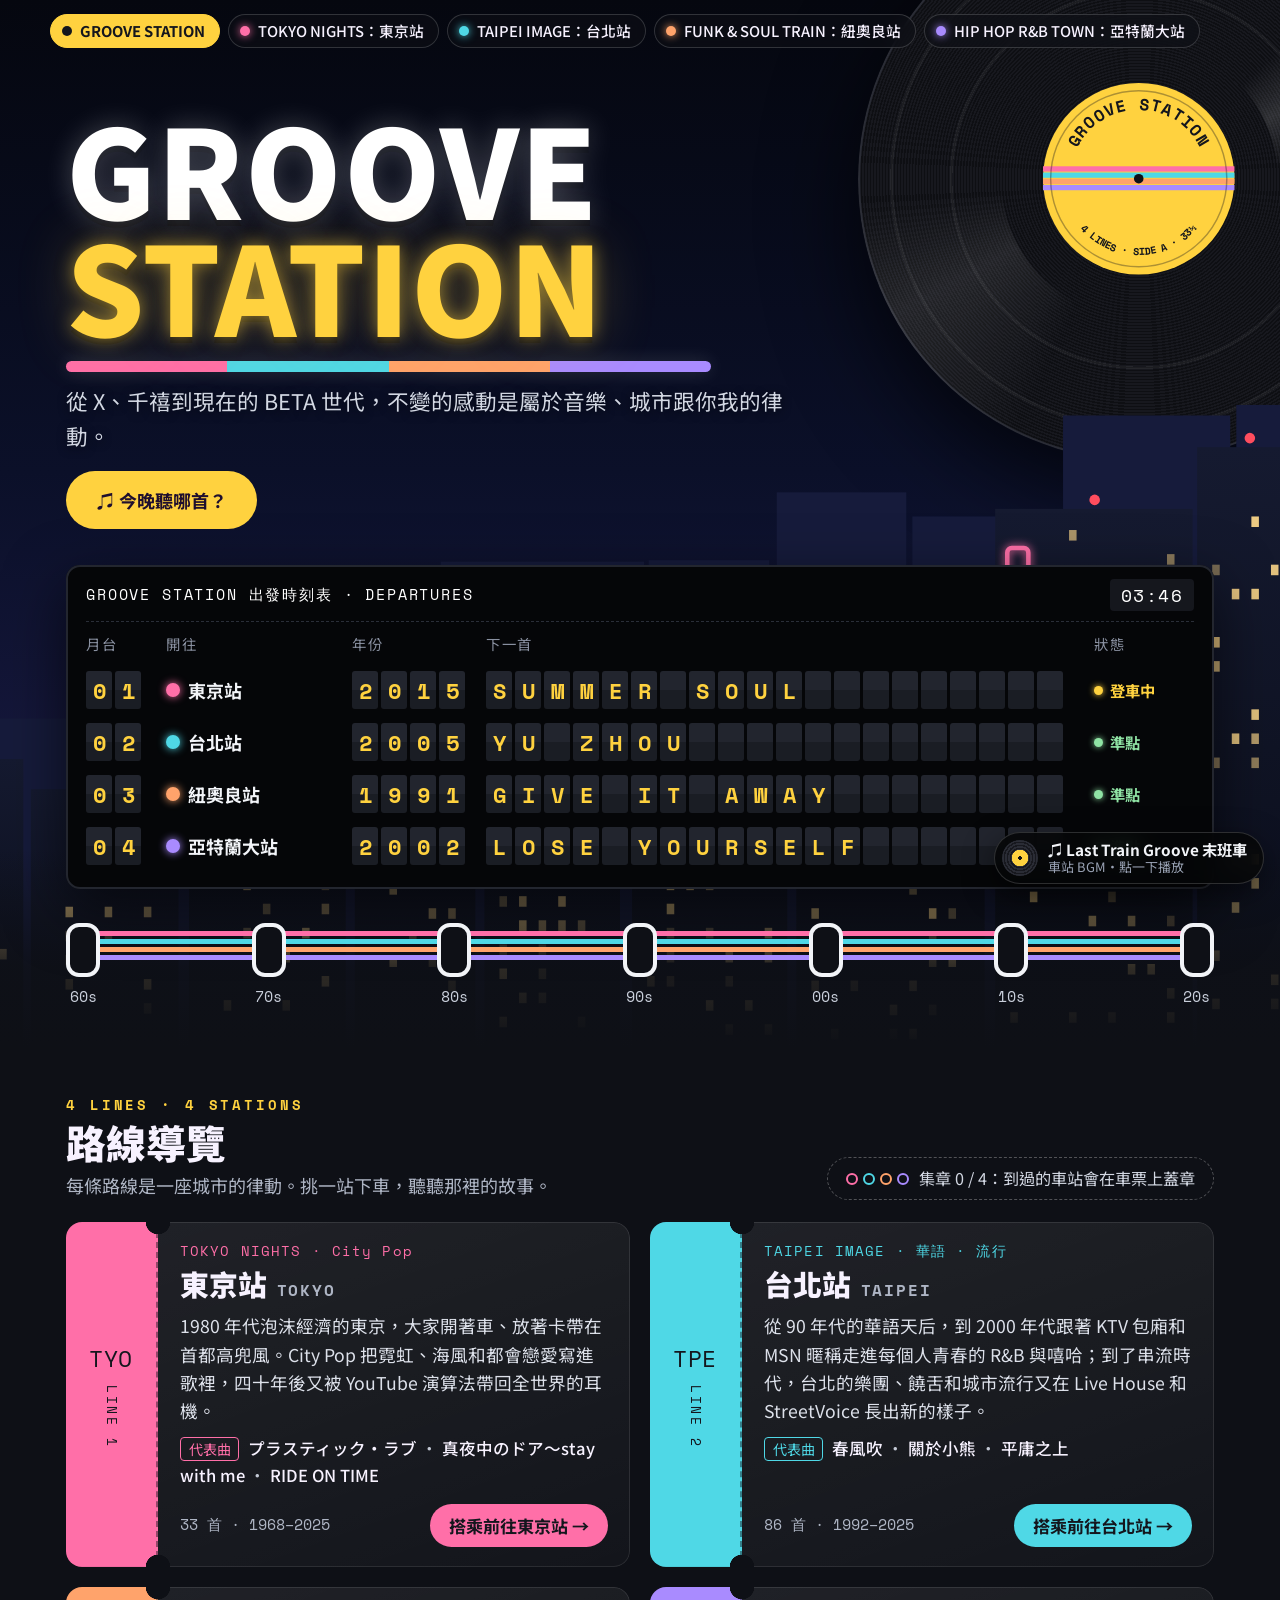
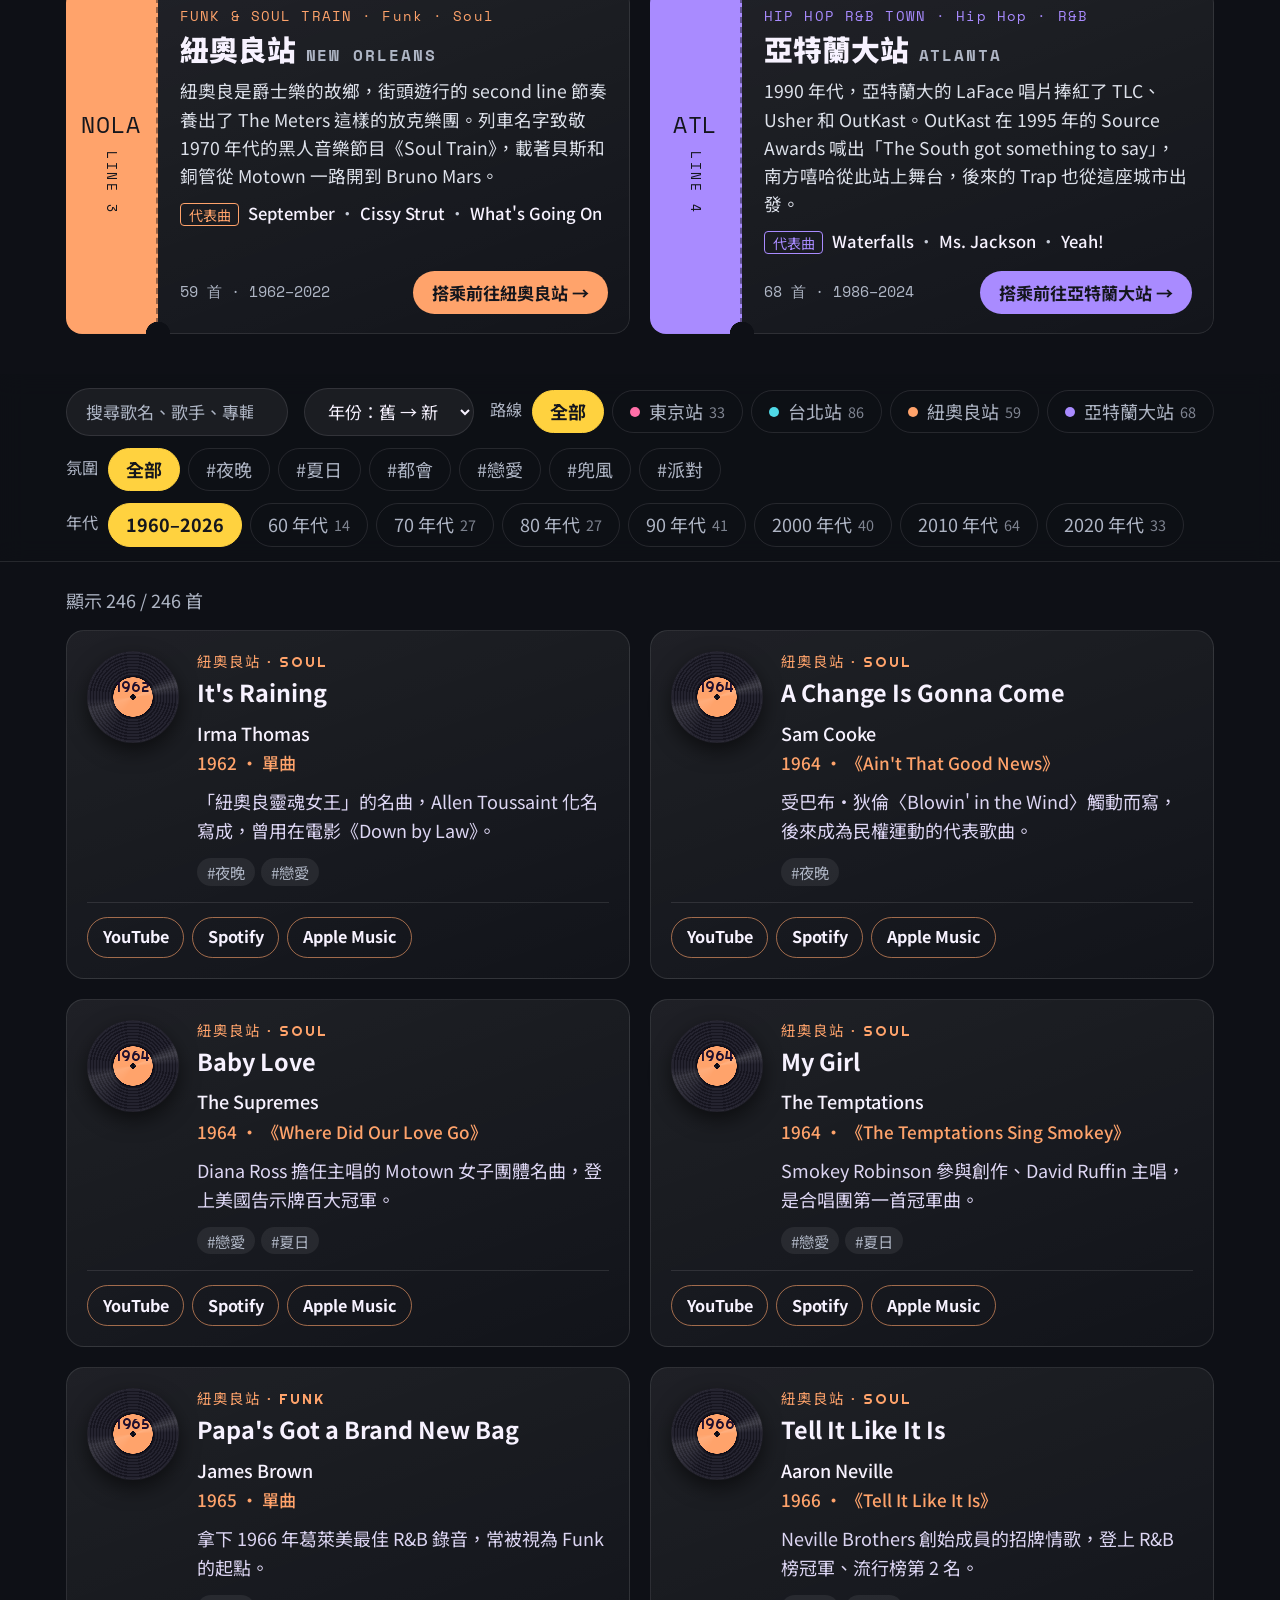
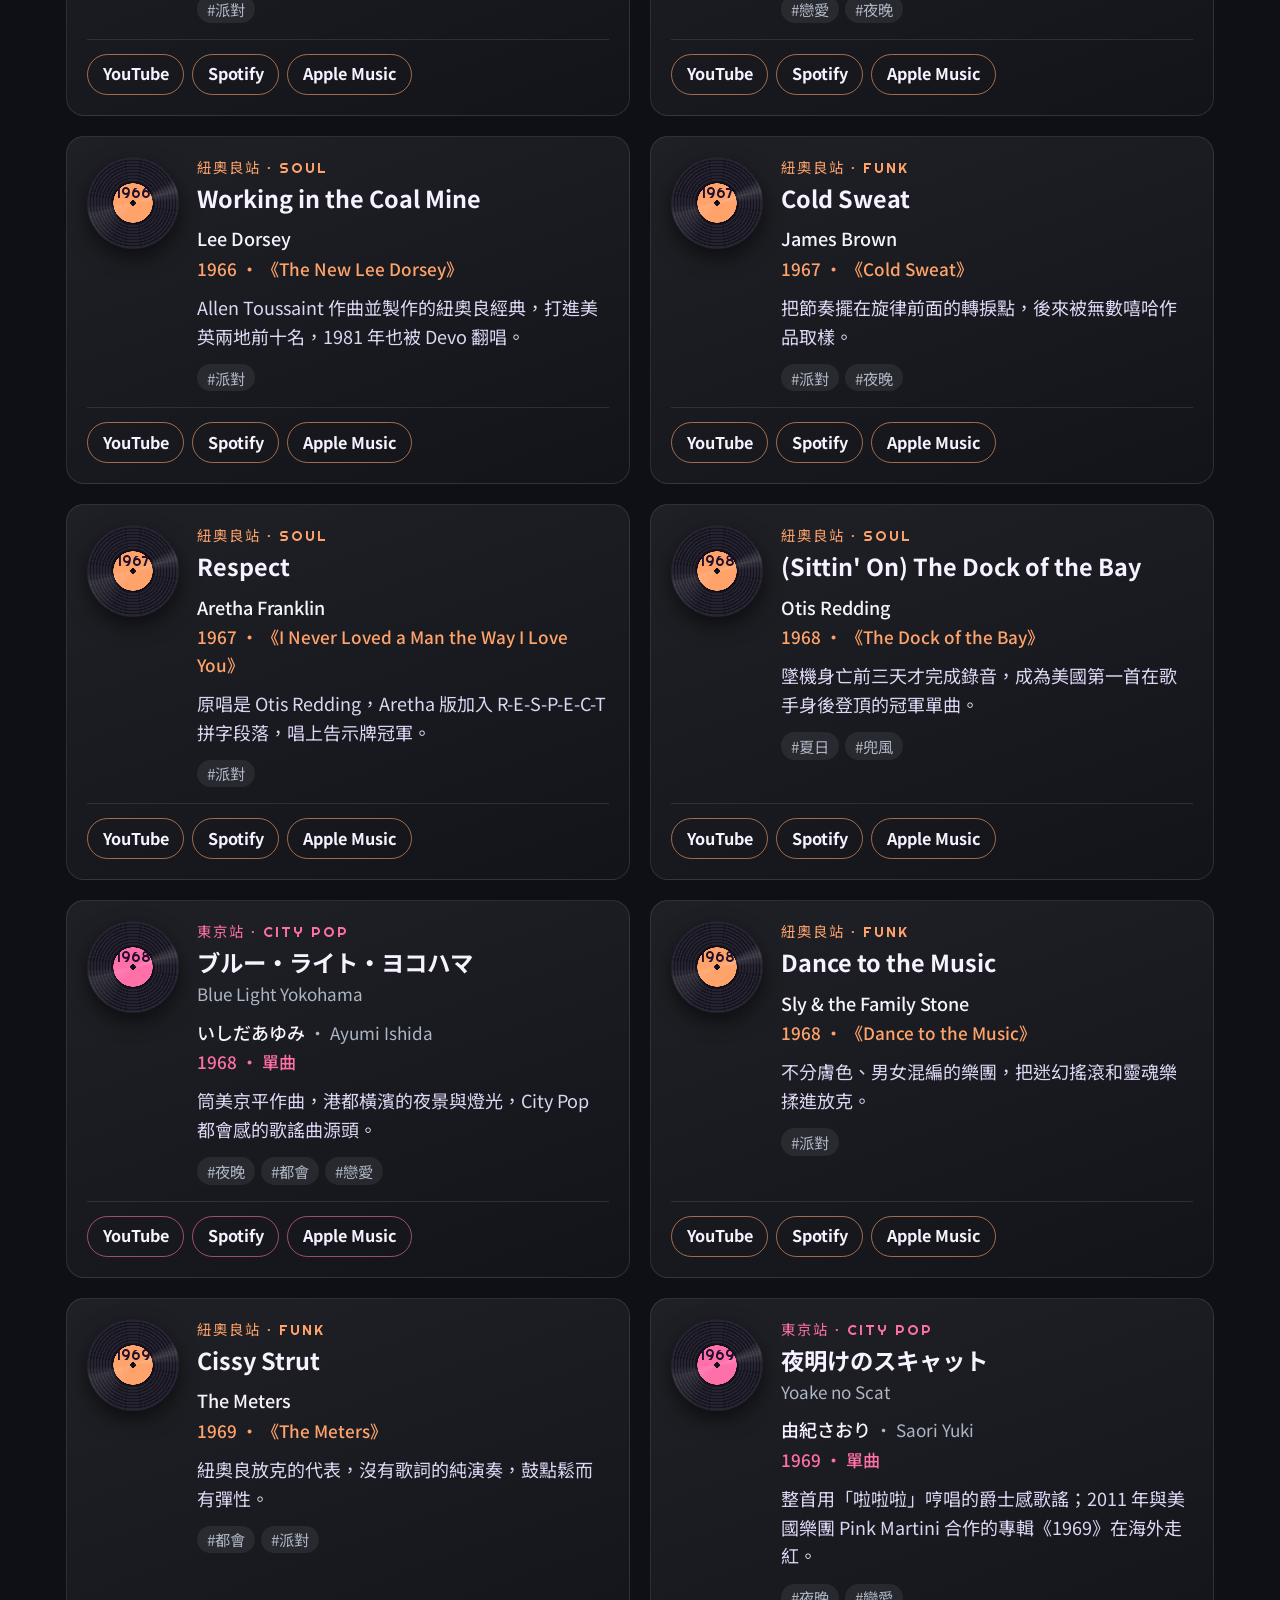
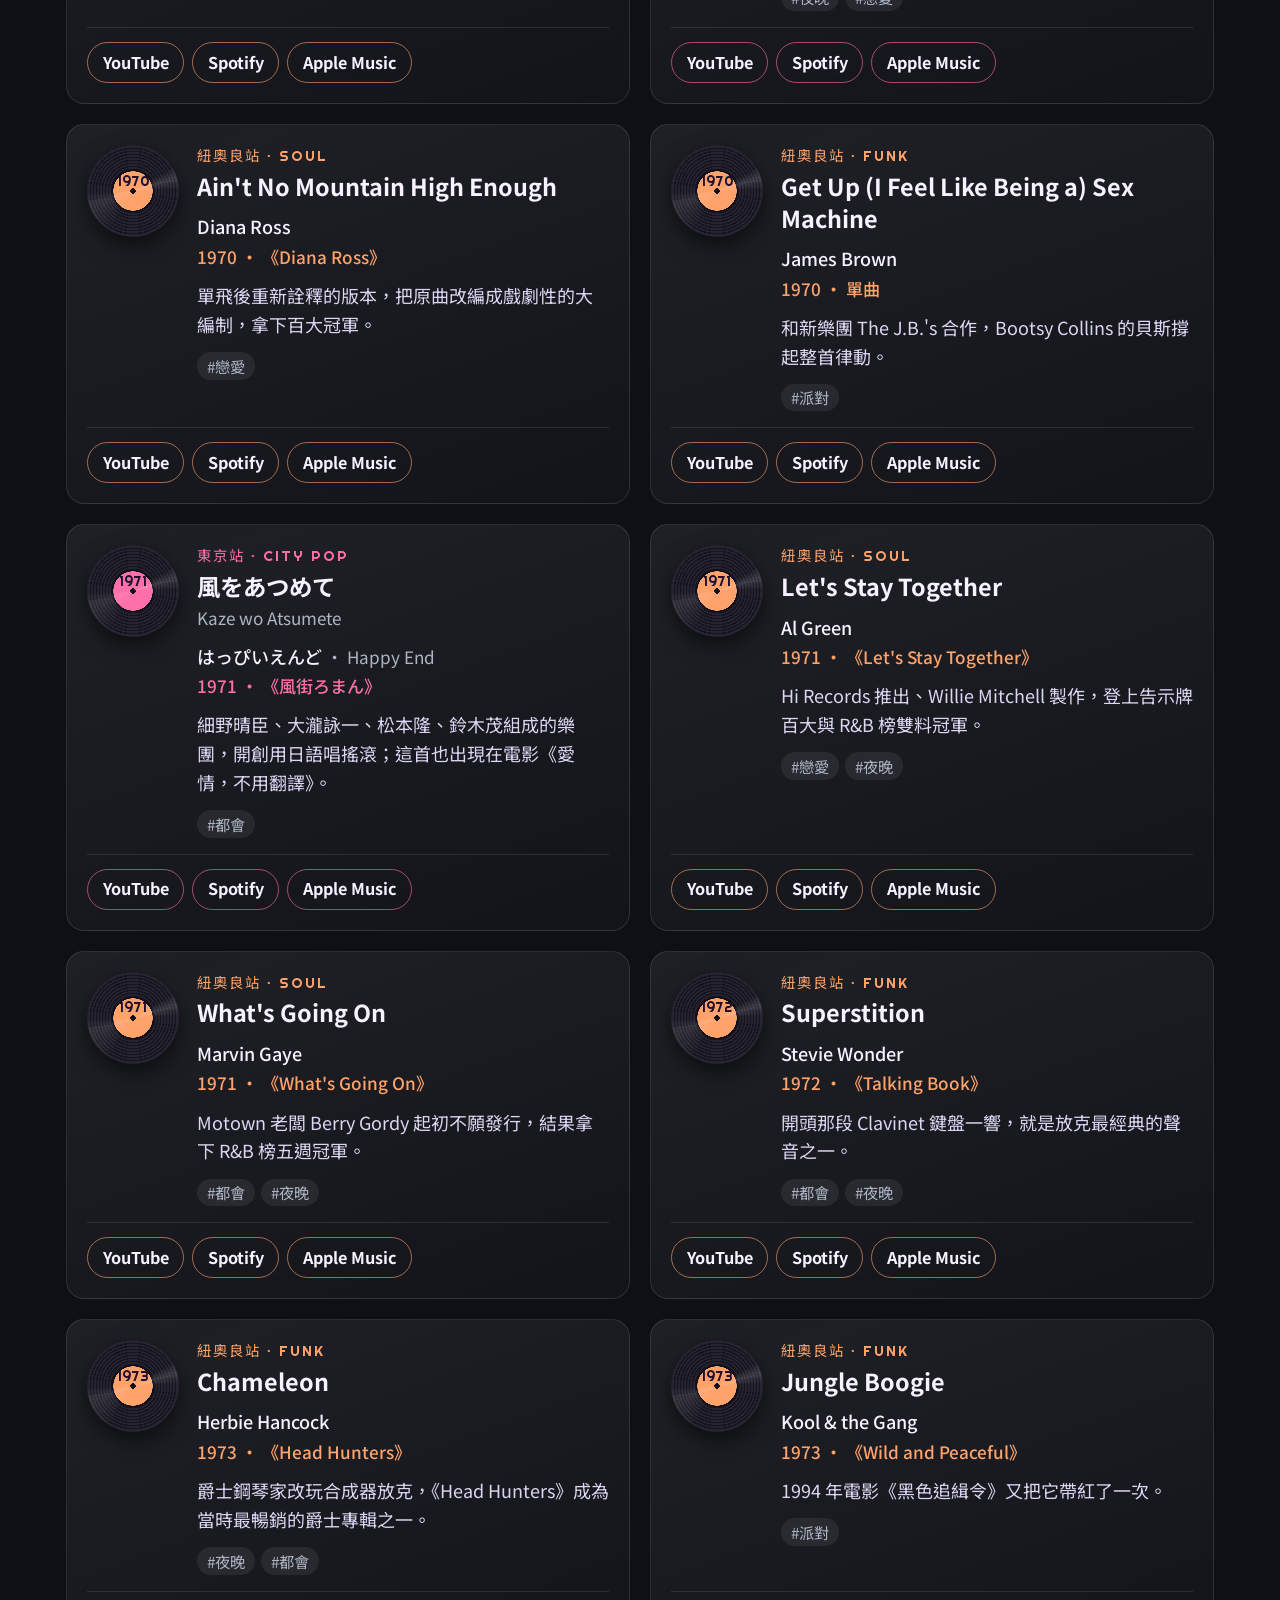
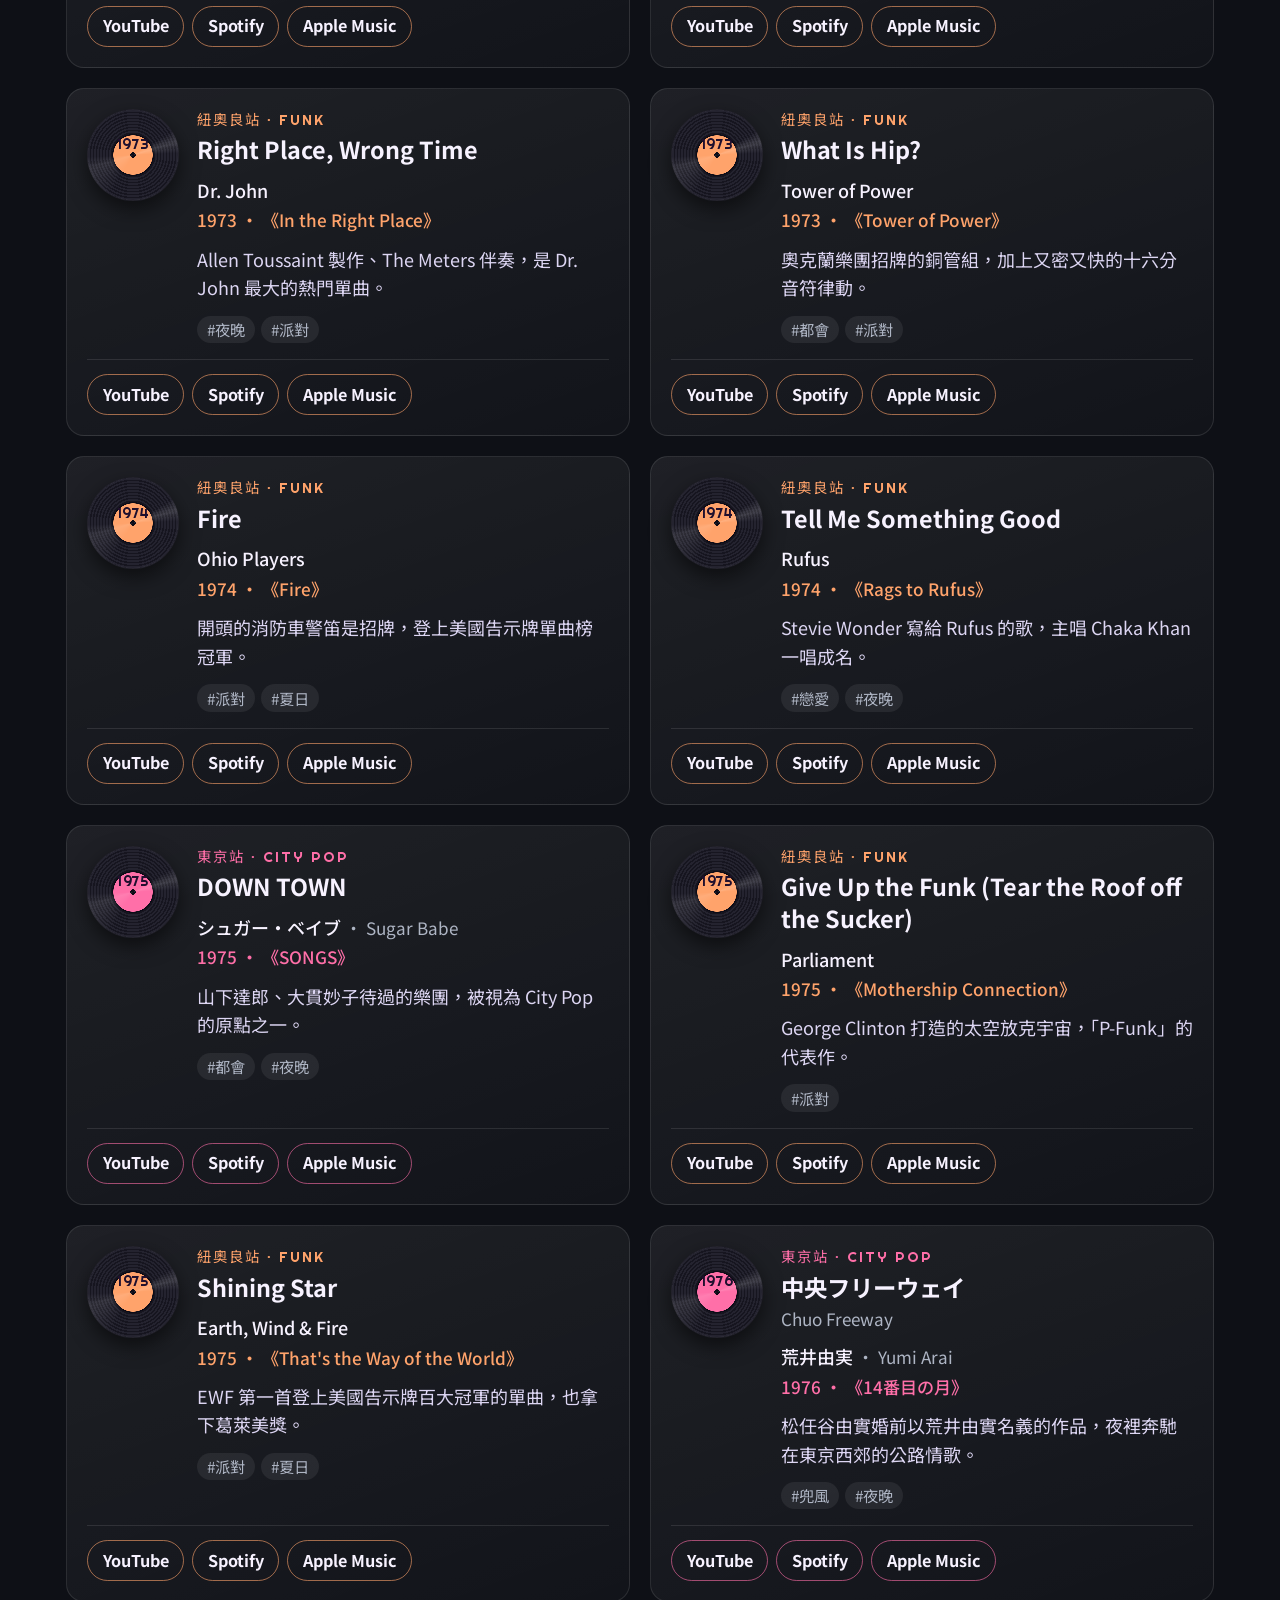
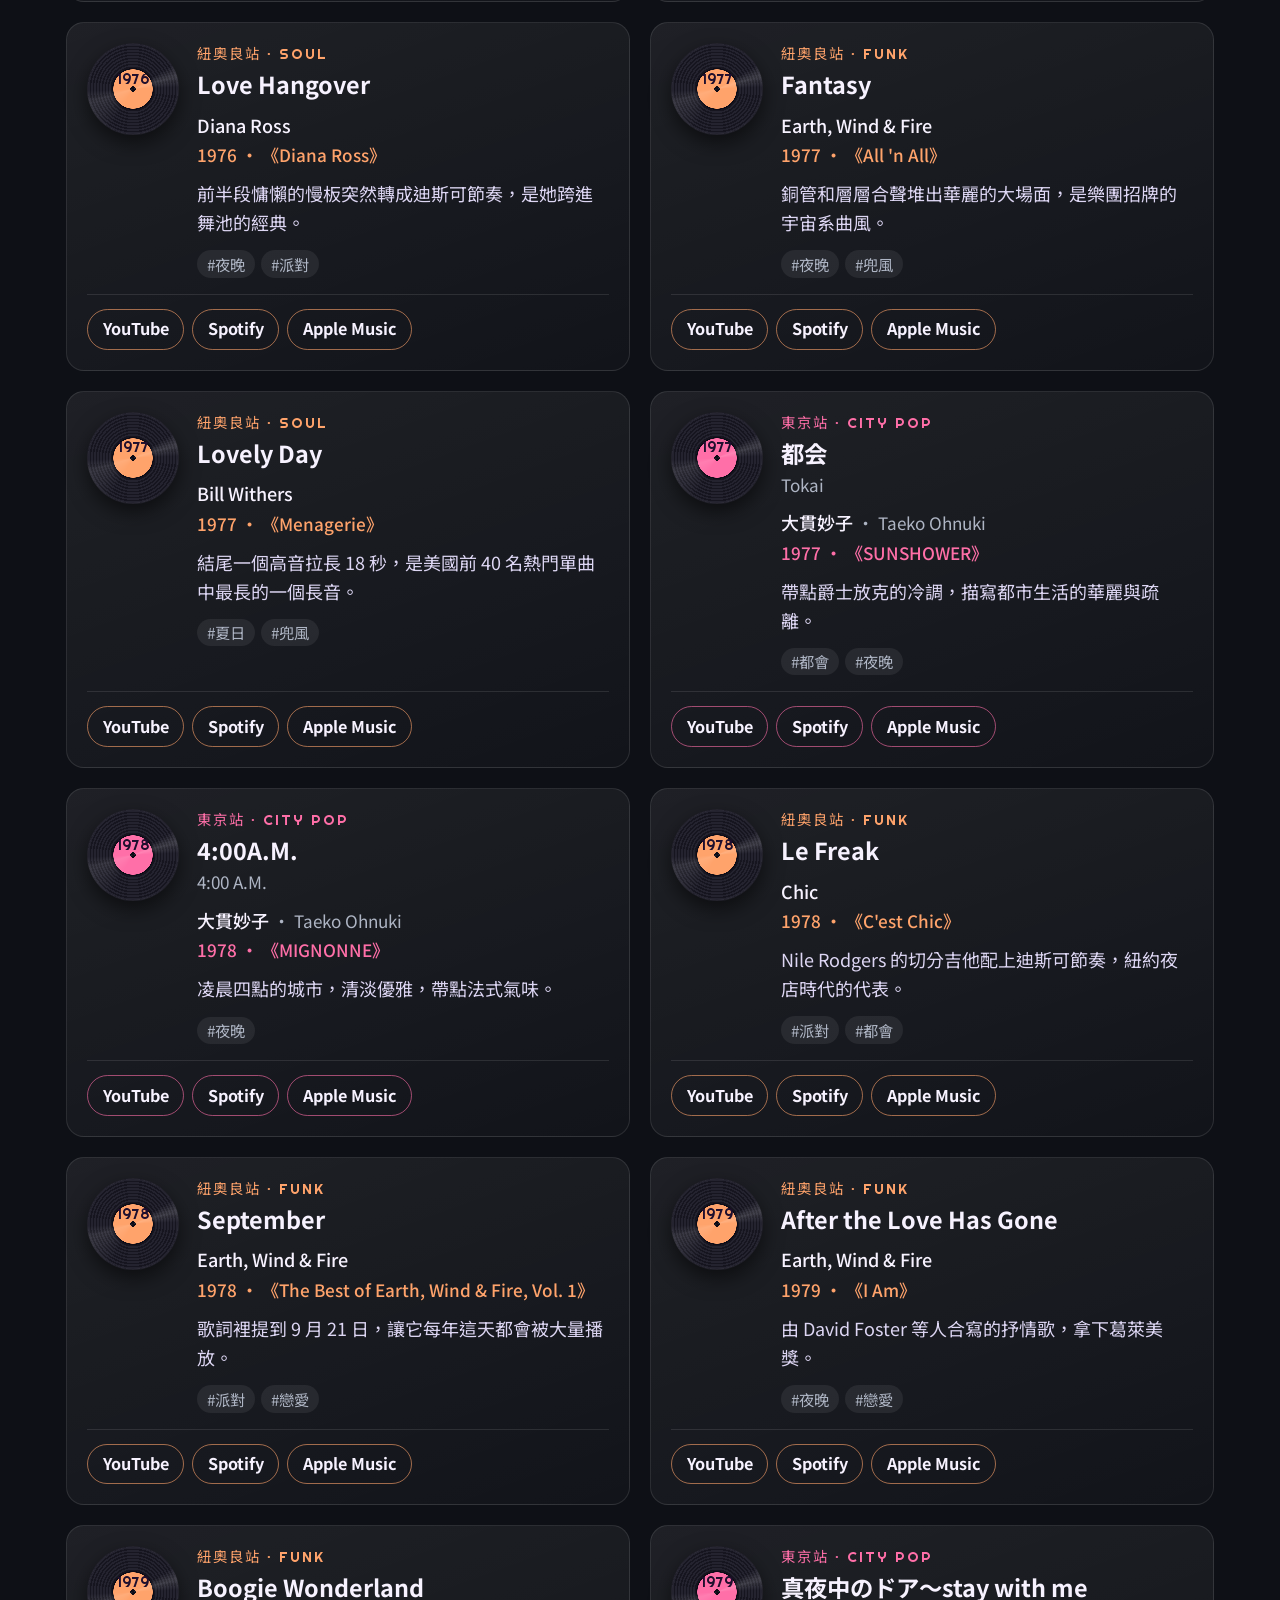
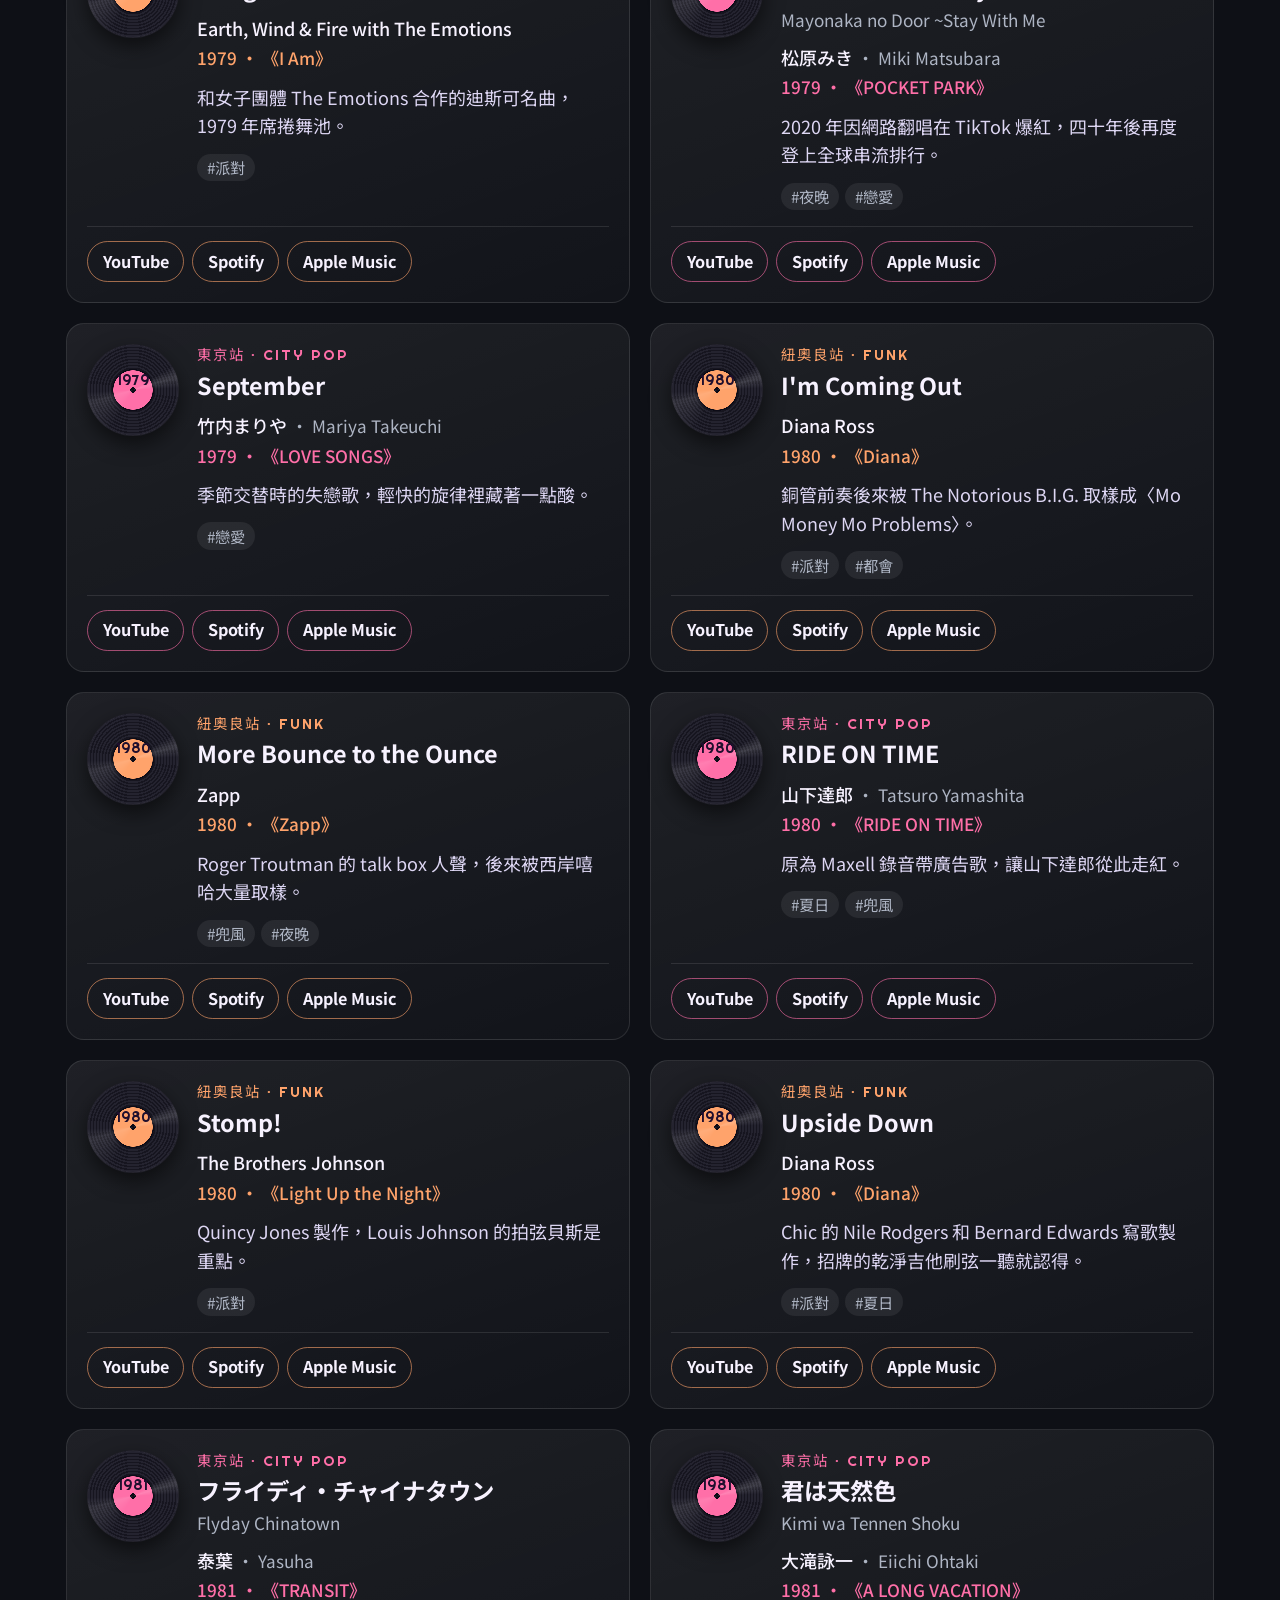
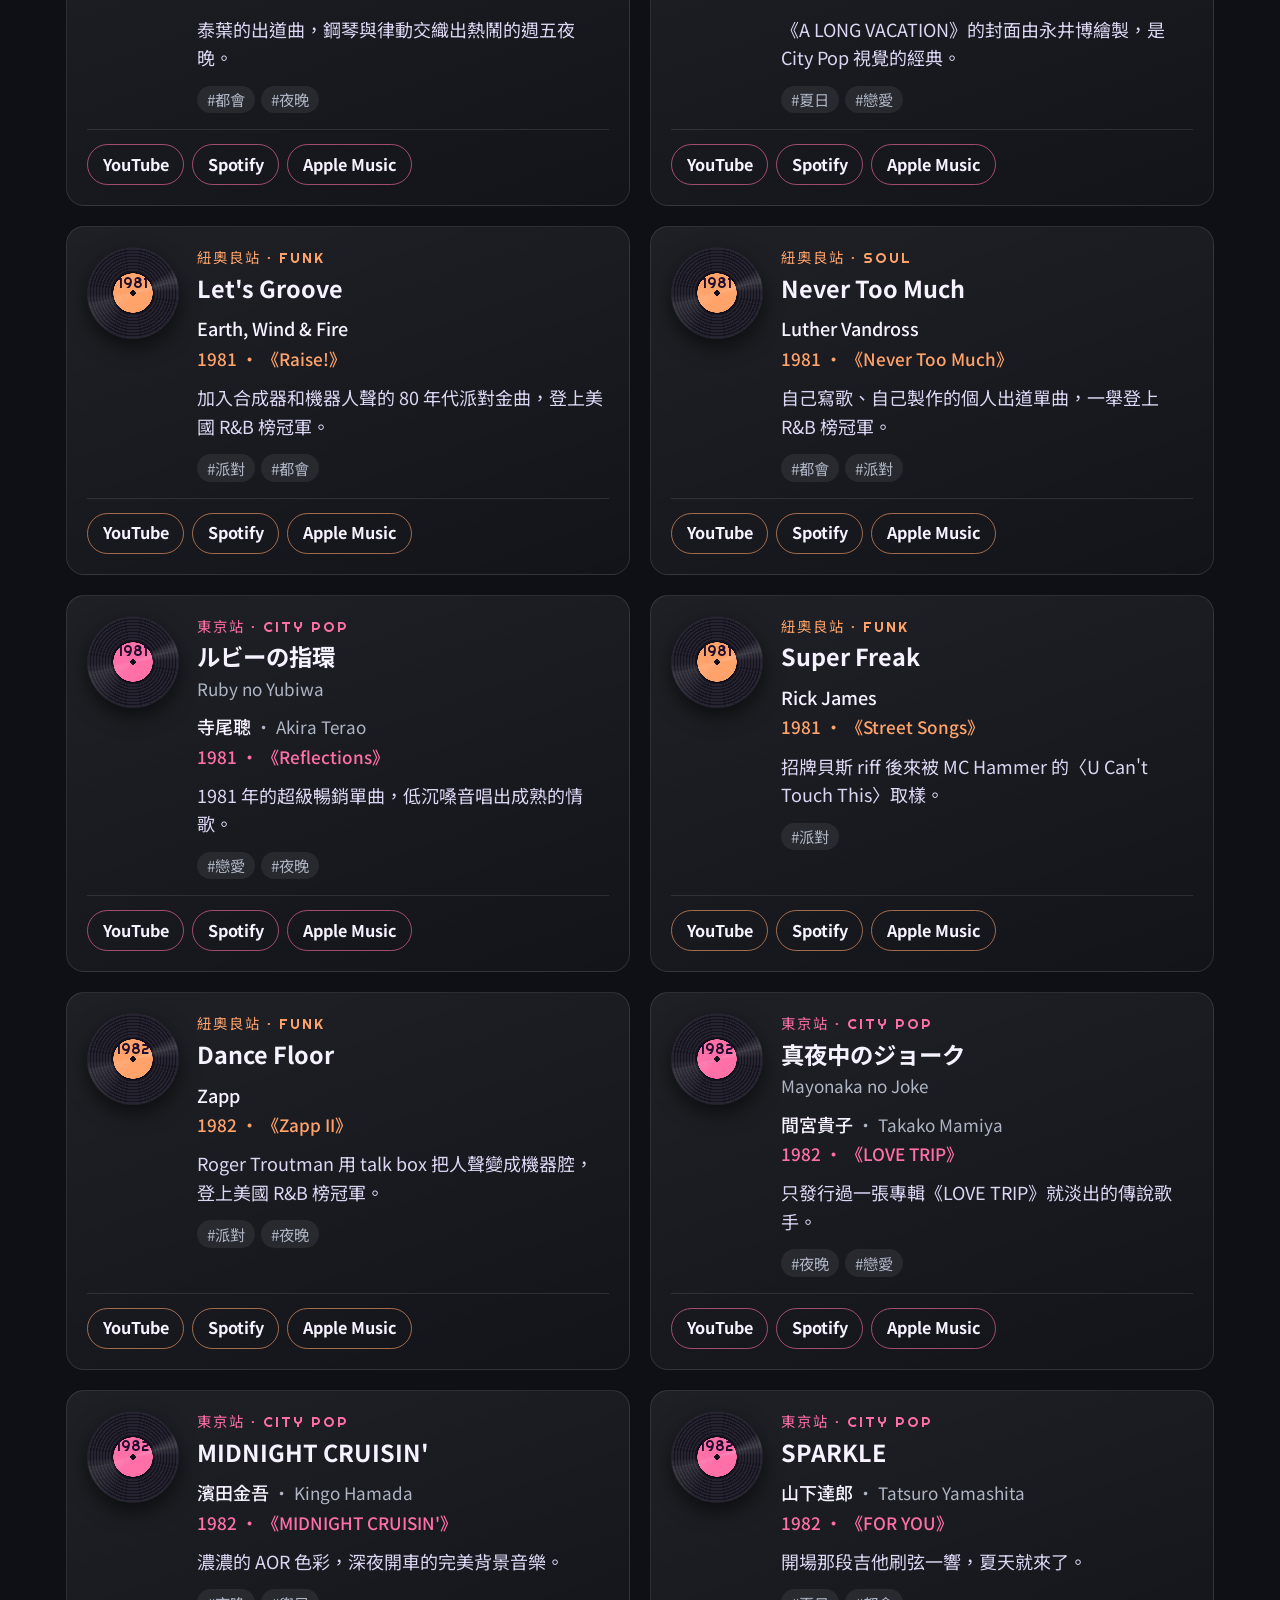
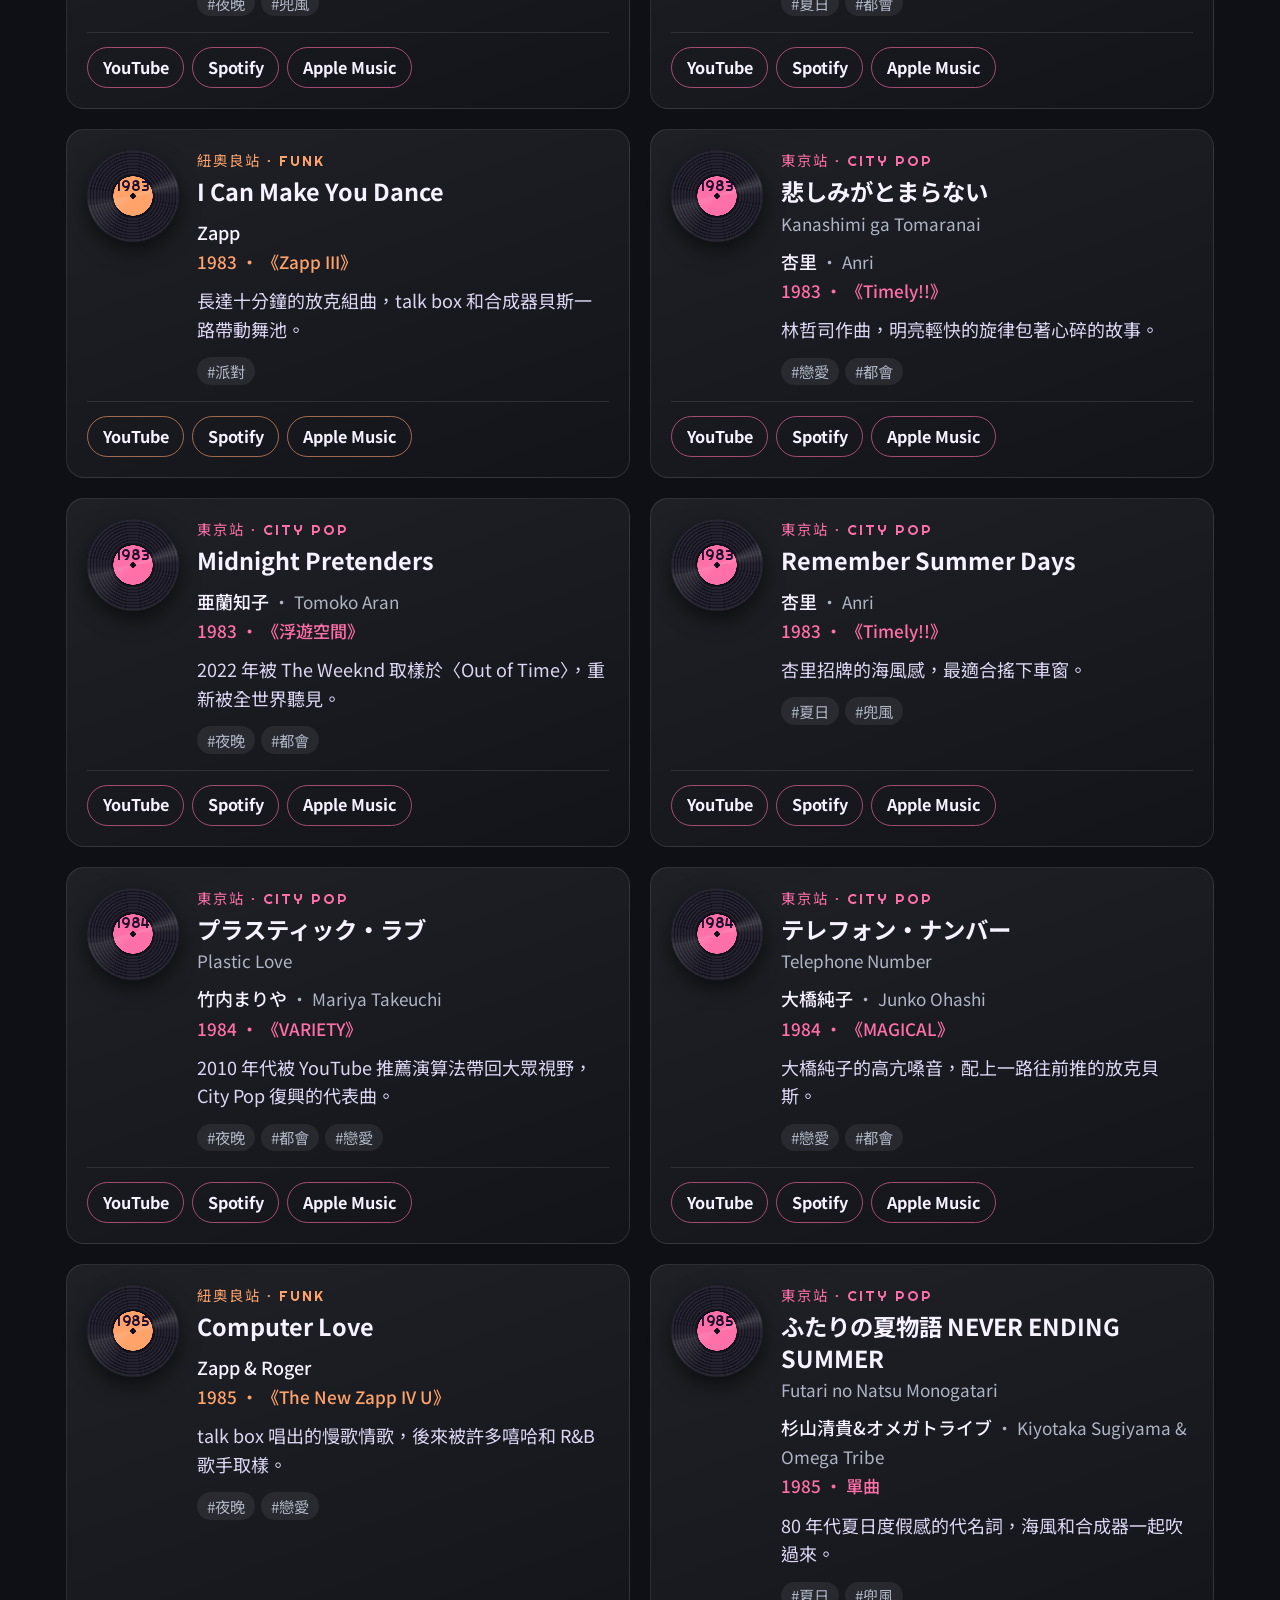
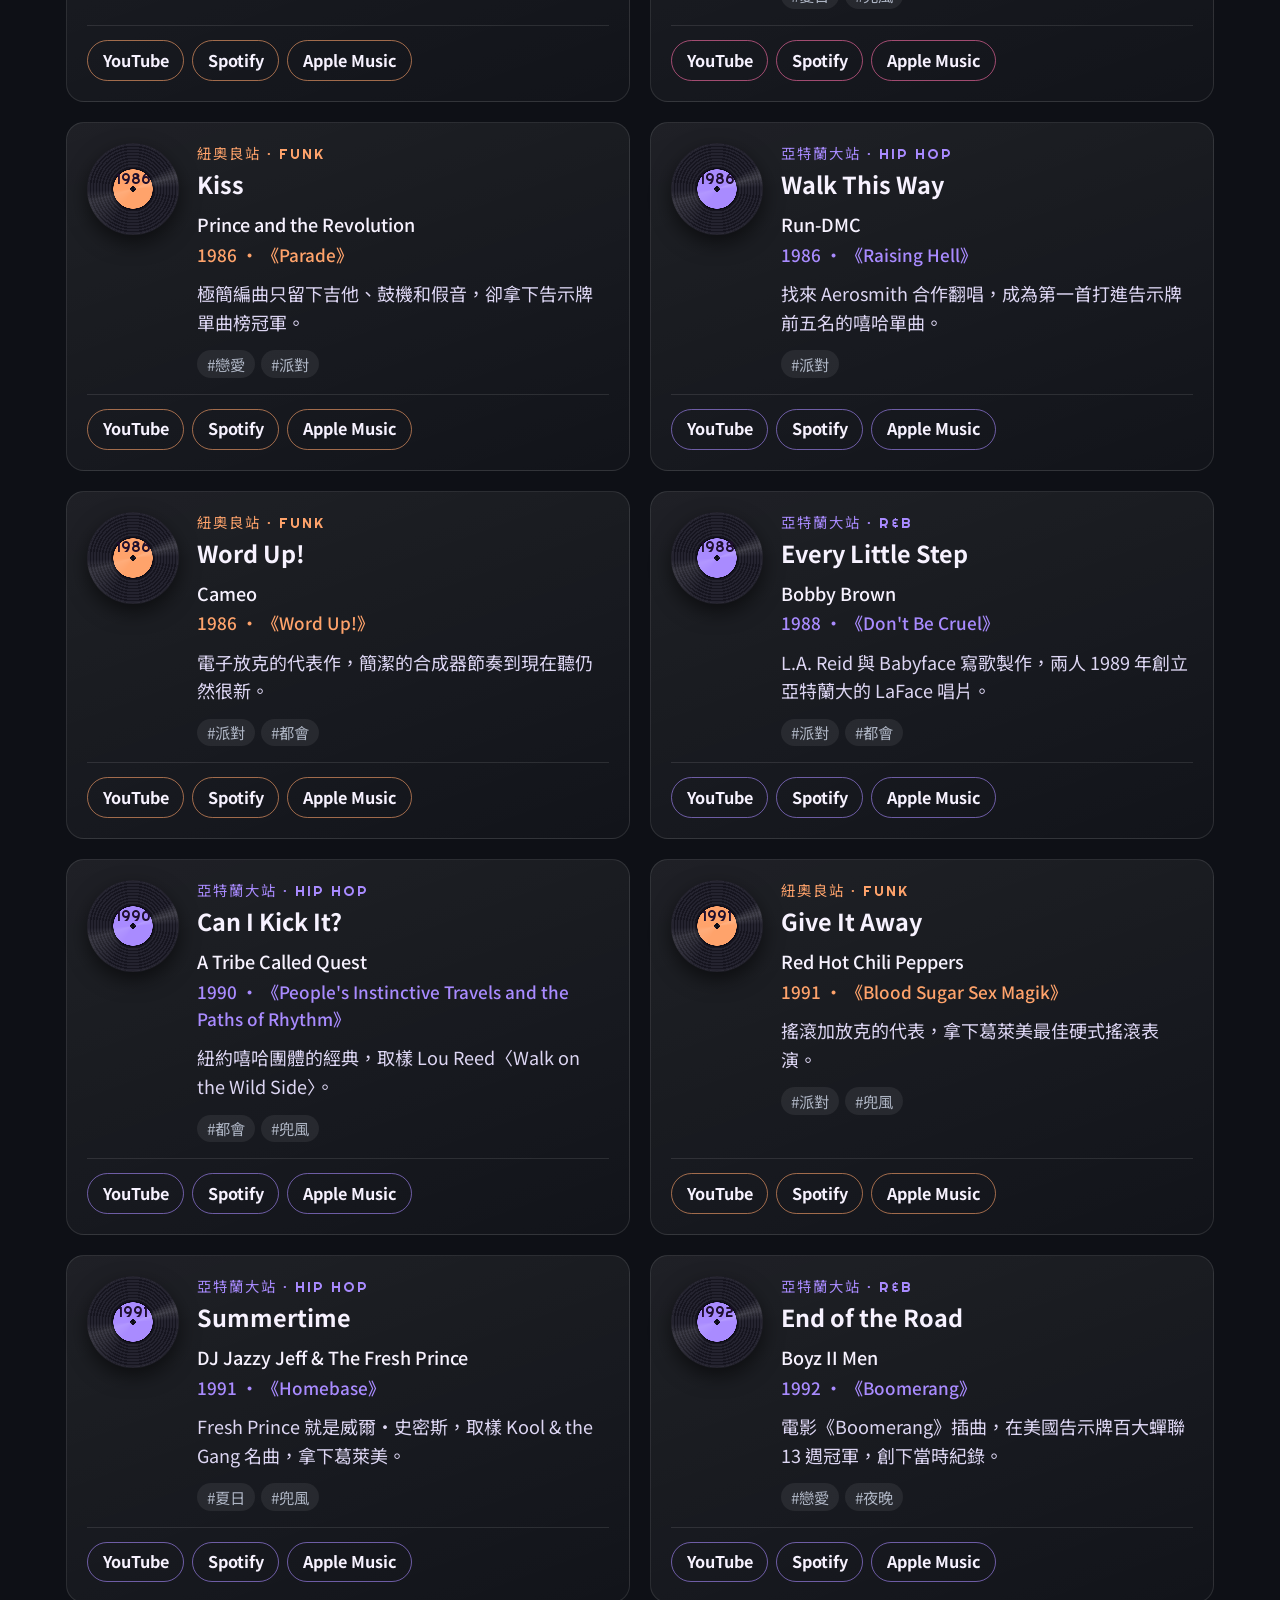
<file: index.html>
<!doctype html>
<html lang="zh-Hant">
<head>
  <meta charset="utf-8">
  <meta name="viewport" content="width=device-width, initial-scale=1">
  <title>GROOVE STATION</title>
  <meta name="description" content="GROOVE STATION：東京 City Pop、台北華語 R&B 與嘻哈、紐奧良放克與靈魂樂、亞特蘭大嘻哈 R&B，四條路線、從 1960 到 2026 的名曲，依路線、氛圍與年代篩選，一鍵到 YouTube、Spotify、Apple Music 收聽。">
  <meta name="theme-color" content="#0e1016">
  <meta property="og:type" content="website">
  <meta property="og:locale" content="zh_TW">
  <meta property="og:site_name" content="GROOVE STATION">
  <meta property="og:title" content="GROOVE STATION">
  <meta property="og:description" content="東京、台北、紐奧良、亞特蘭大，四條路線串起 1960 到 2026 的城市律動，一鍵收聽。">
  <meta property="og:url" content="https://ginichang1214.github.io/ginimusic-collection/">
  <meta property="og:image" content="https://ginichang1214.github.io/ginimusic-collection/og-image.png">
  <meta property="og:image:width" content="1200">
  <meta property="og:image:height" content="630">
  <meta property="og:image:alt" content="GROOVE STATION：四條音樂路線，車站翻牌看板、黑膠唱片與城市夜景">
  <meta name="twitter:card" content="summary_large_image">
  <link rel="icon" href="data:image/svg+xml,%3Csvg xmlns='http://www.w3.org/2000/svg' viewBox='0 0 100 100'%3E%3Ccircle cx='50' cy='50' r='48' fill='%2316151f'/%3E%3Ccircle cx='50' cy='50' r='18' fill='%23ffd23f'/%3E%3Ccircle cx='50' cy='50' r='3' fill='%2316151f'/%3E%3C/svg%3E">
  <link rel="preconnect" href="https://fonts.googleapis.com">
  <link rel="preconnect" href="https://fonts.gstatic.com" crossorigin>
  <link href="https://fonts.googleapis.com/css2?family=Monoton&family=Noto+Sans+JP:wght@400;700&family=Noto+Sans+TC:wght@400;500;700;900&family=Righteous&family=Space+Mono:wght@700&display=swap" rel="stylesheet">
  <link rel="stylesheet" href="common.css">
  <link rel="stylesheet" href="styles.css">
</head>
<body class="theme-station">
  <header class="hero hero--station" id="hero">
    <!-- 車站分頁、背景（唱片和夜景）、翻牌看板和路線圖由 app.js 畫出來；隱藏的迪斯可版是鏡球和舞池 -->
    <div class="hero-art" id="hero-art" aria-hidden="true"></div>

    <div class="hero-text">
      <p class="eyebrow">CITY POP × FUNK × SOUL × HIP HOP</p>
      <h1>GROOVE <span class="h1-b">STATION</span></h1>
      <p class="lead">從 X、千禧到現在的 BETA 世代，不變的感動是屬於音樂、城市跟你我的律動。</p>
      <div class="cta">
        <button class="btn-shuffle" id="shuffle" type="button">♫ 今晚聽哪首？</button>
      </div>
    </div>

    <div class="hero-board" id="hero-board"></div>
  </header>

  <!-- 路線導覽：每條路線一張車票，有車站小故事和代表曲 -->
  <section class="lines-guide" id="lines-guide" aria-labelledby="guide-title"></section>

  <nav class="controls" aria-label="篩選曲目">
    <div class="controls-inner">
      <label class="search">
        <span class="visually-hidden">搜尋</span>
        <input id="search" type="search" placeholder="搜尋歌名、歌手、專輯或車站…" autocomplete="off">
      </label>
      <label class="sort">
        <span class="visually-hidden">排序</span>
        <select id="sort">
          <option value="year-asc">年份：舊 → 新</option>
          <option value="year-desc">年份：新 → 舊</option>
          <option value="artist">依歌手</option>
        </select>
      </label>
      <div class="filters" id="filters"></div>
    </div>
  </nav>

  <main>
    <p class="count" id="count" aria-live="polite"></p>
    <ul class="grid" id="grid"></ul>
    <p class="empty" id="empty" hidden>找不到符合的歌曲，換個關鍵字或氛圍試試？</p>
    <noscript><p class="empty">這個網站需要開啟 JavaScript 才能顯示曲目。</p></noscript>
  </main>

  <footer id="footer">
    <p>曲目資訊整理自公開資料。連結會開到各平台的歌曲或搜尋頁，本站不提供音檔。</p>
    <p>背景音樂〈Last Train Groove 末班車〉是本站原創，由瀏覽器即時合成。</p>
  </footer>

  <script src="tracks.js"></script>
  <script src="lines.js"></script>
  <script src="common.js"></script>
  <script src="bgm.js"></script>
  <script src="app.js"></script>
  <!-- 訪客統計（GoatCounter，不用 cookie）：https://ginichang.goatcounter.com -->
  <script data-goatcounter="https://ginichang.goatcounter.com/count" async src="//gc.zgo.at/count.js"></script>
</body>
</html>
</file>
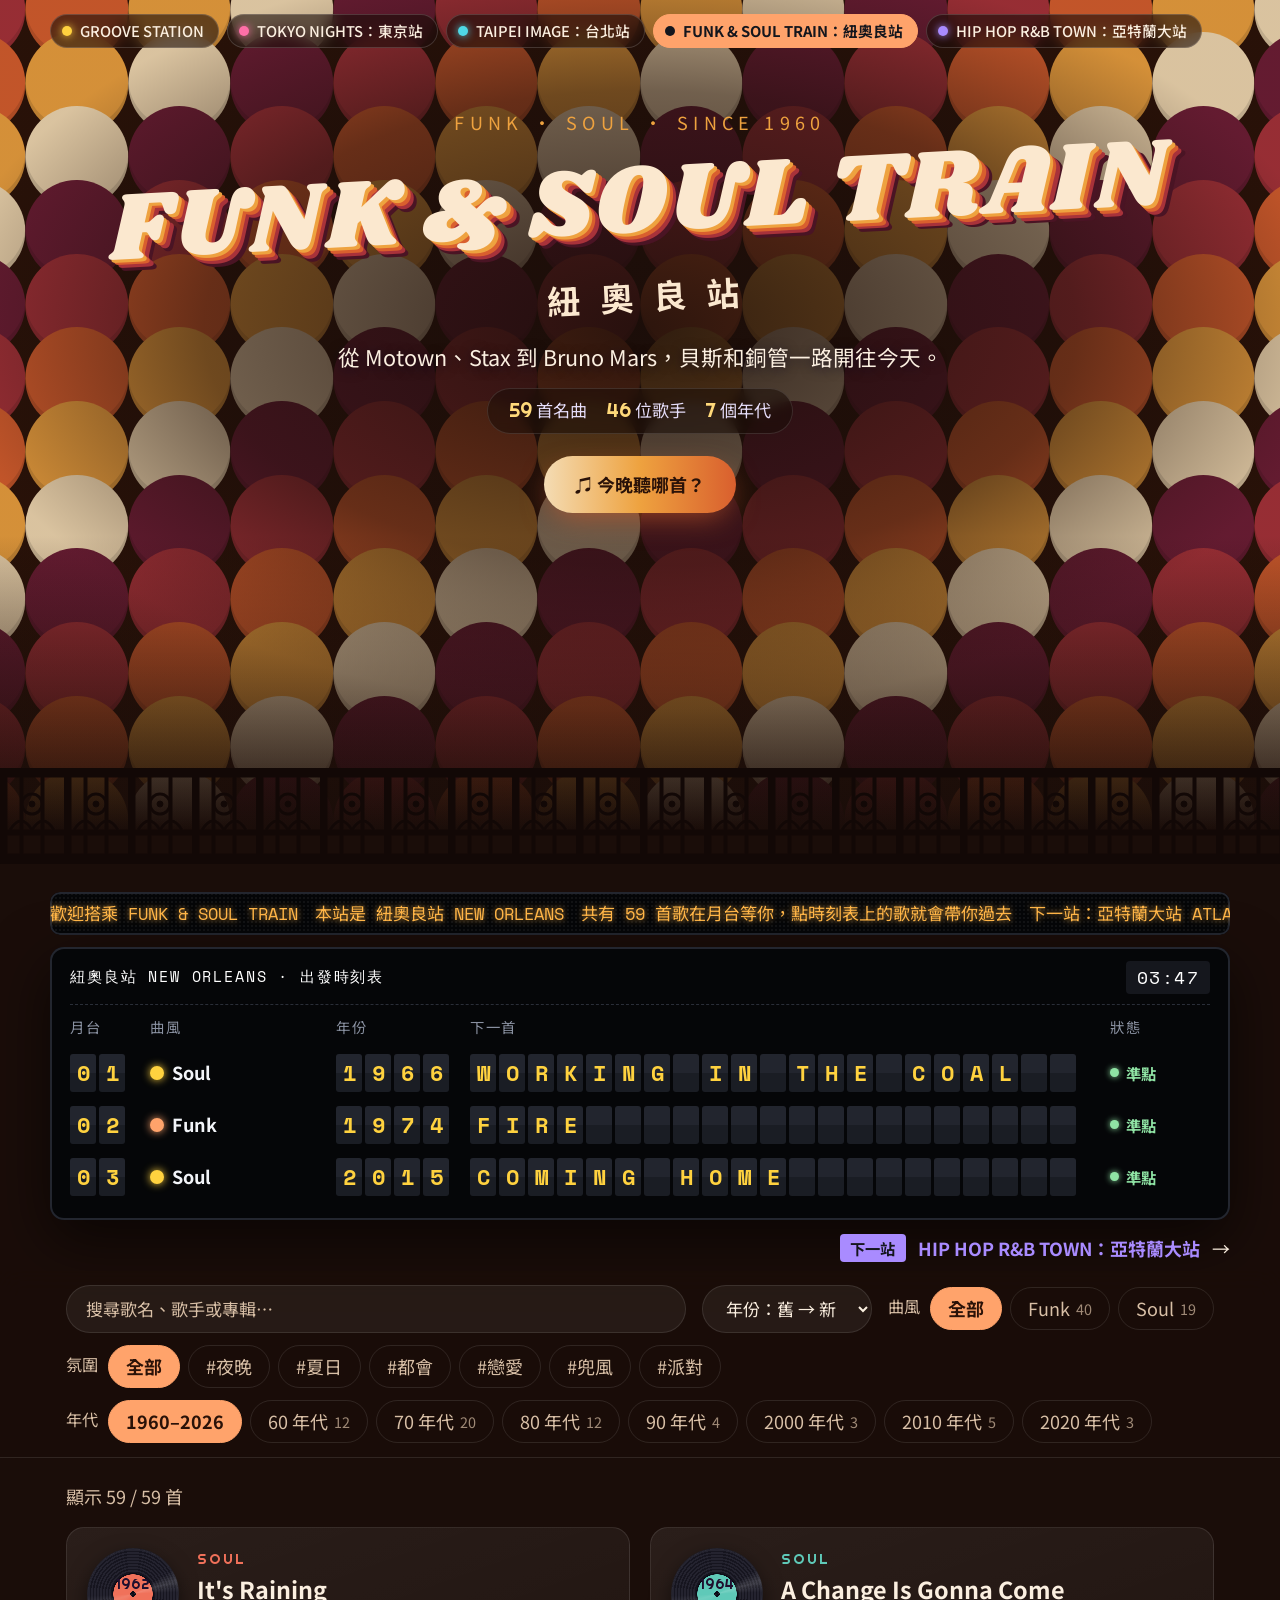
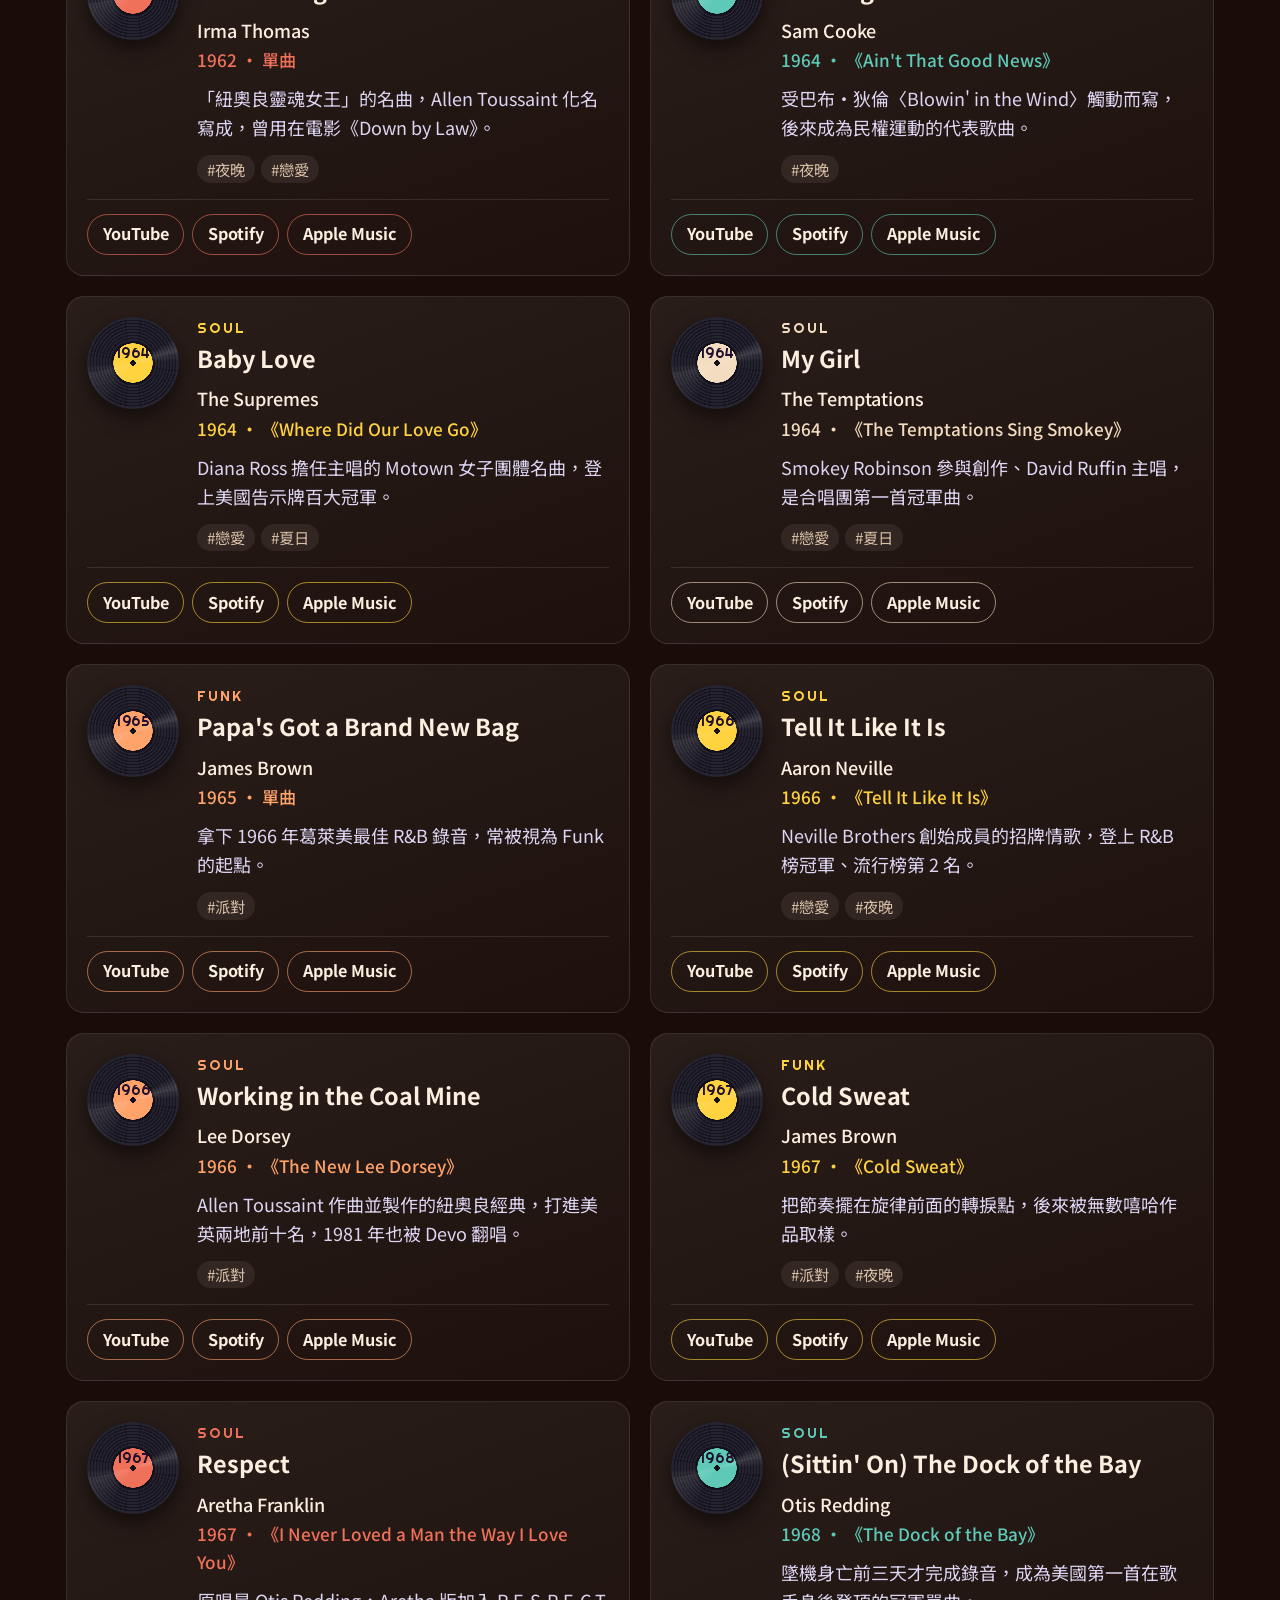
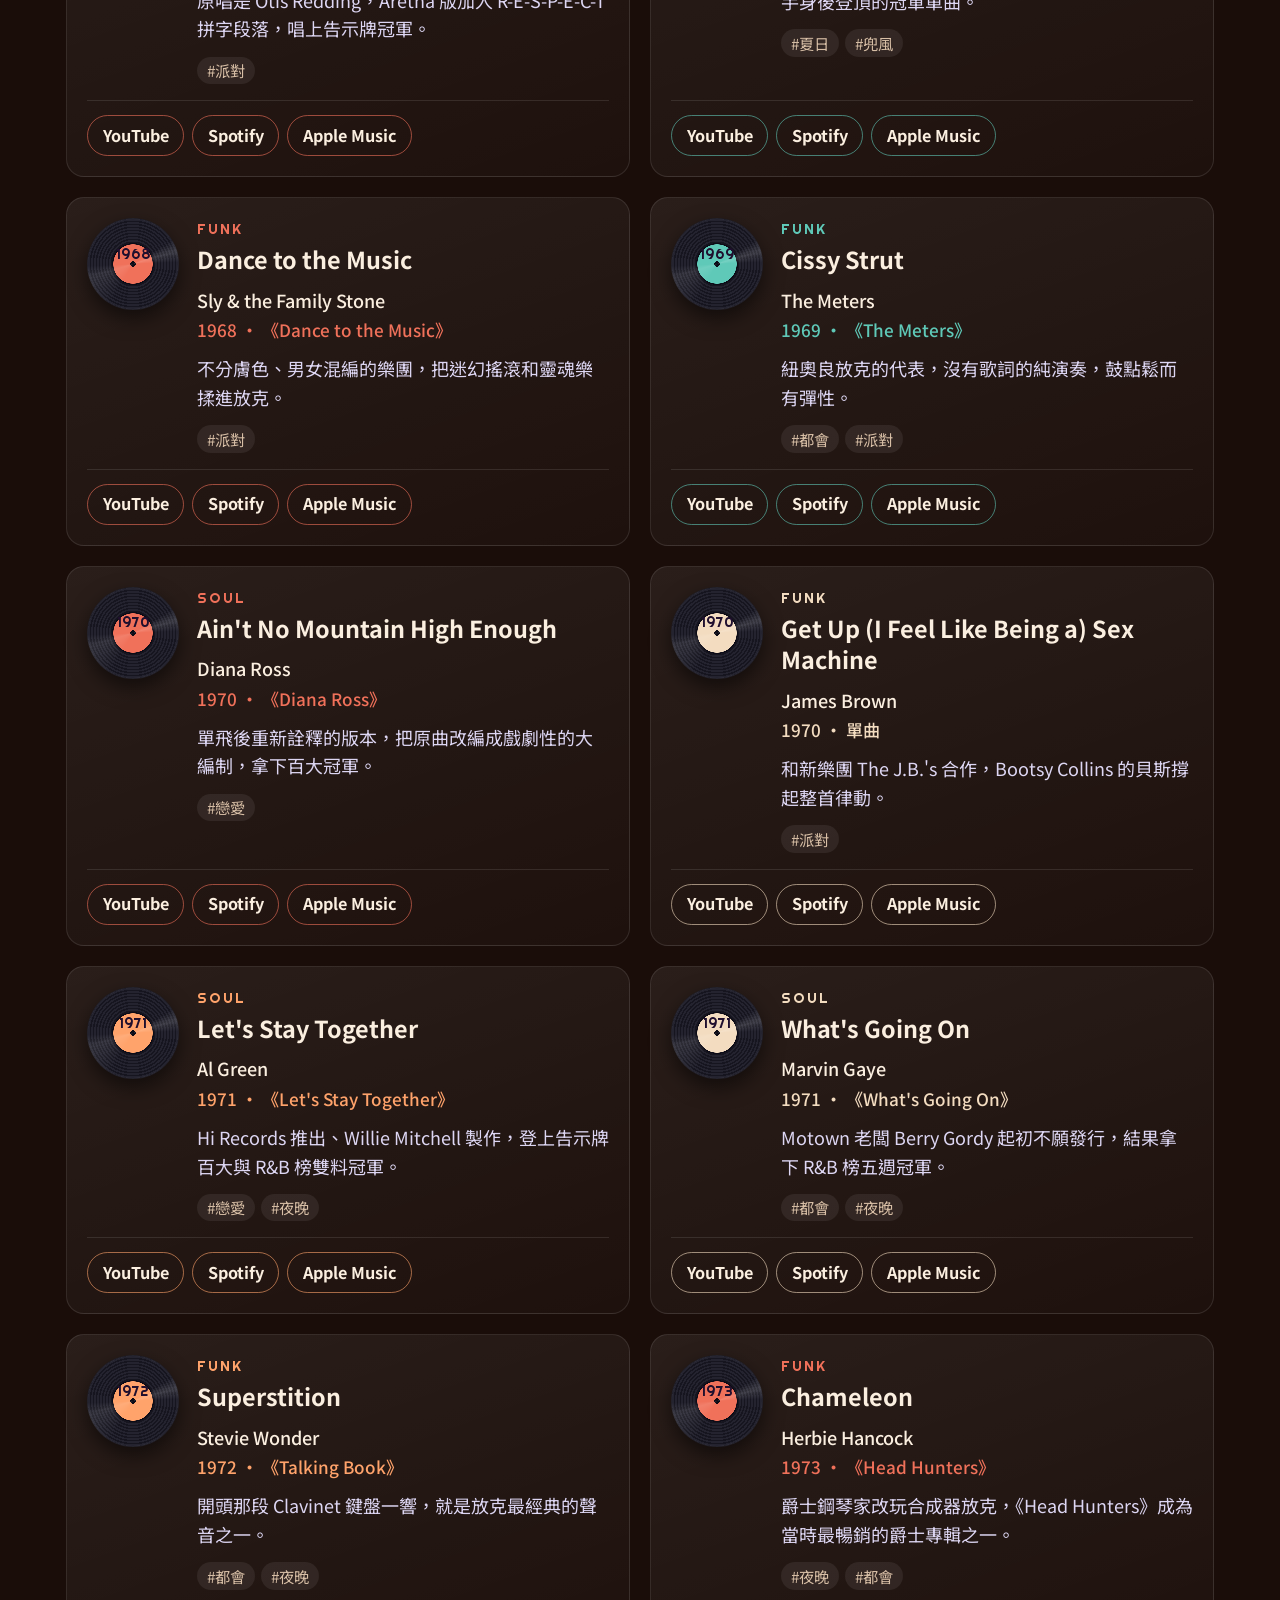
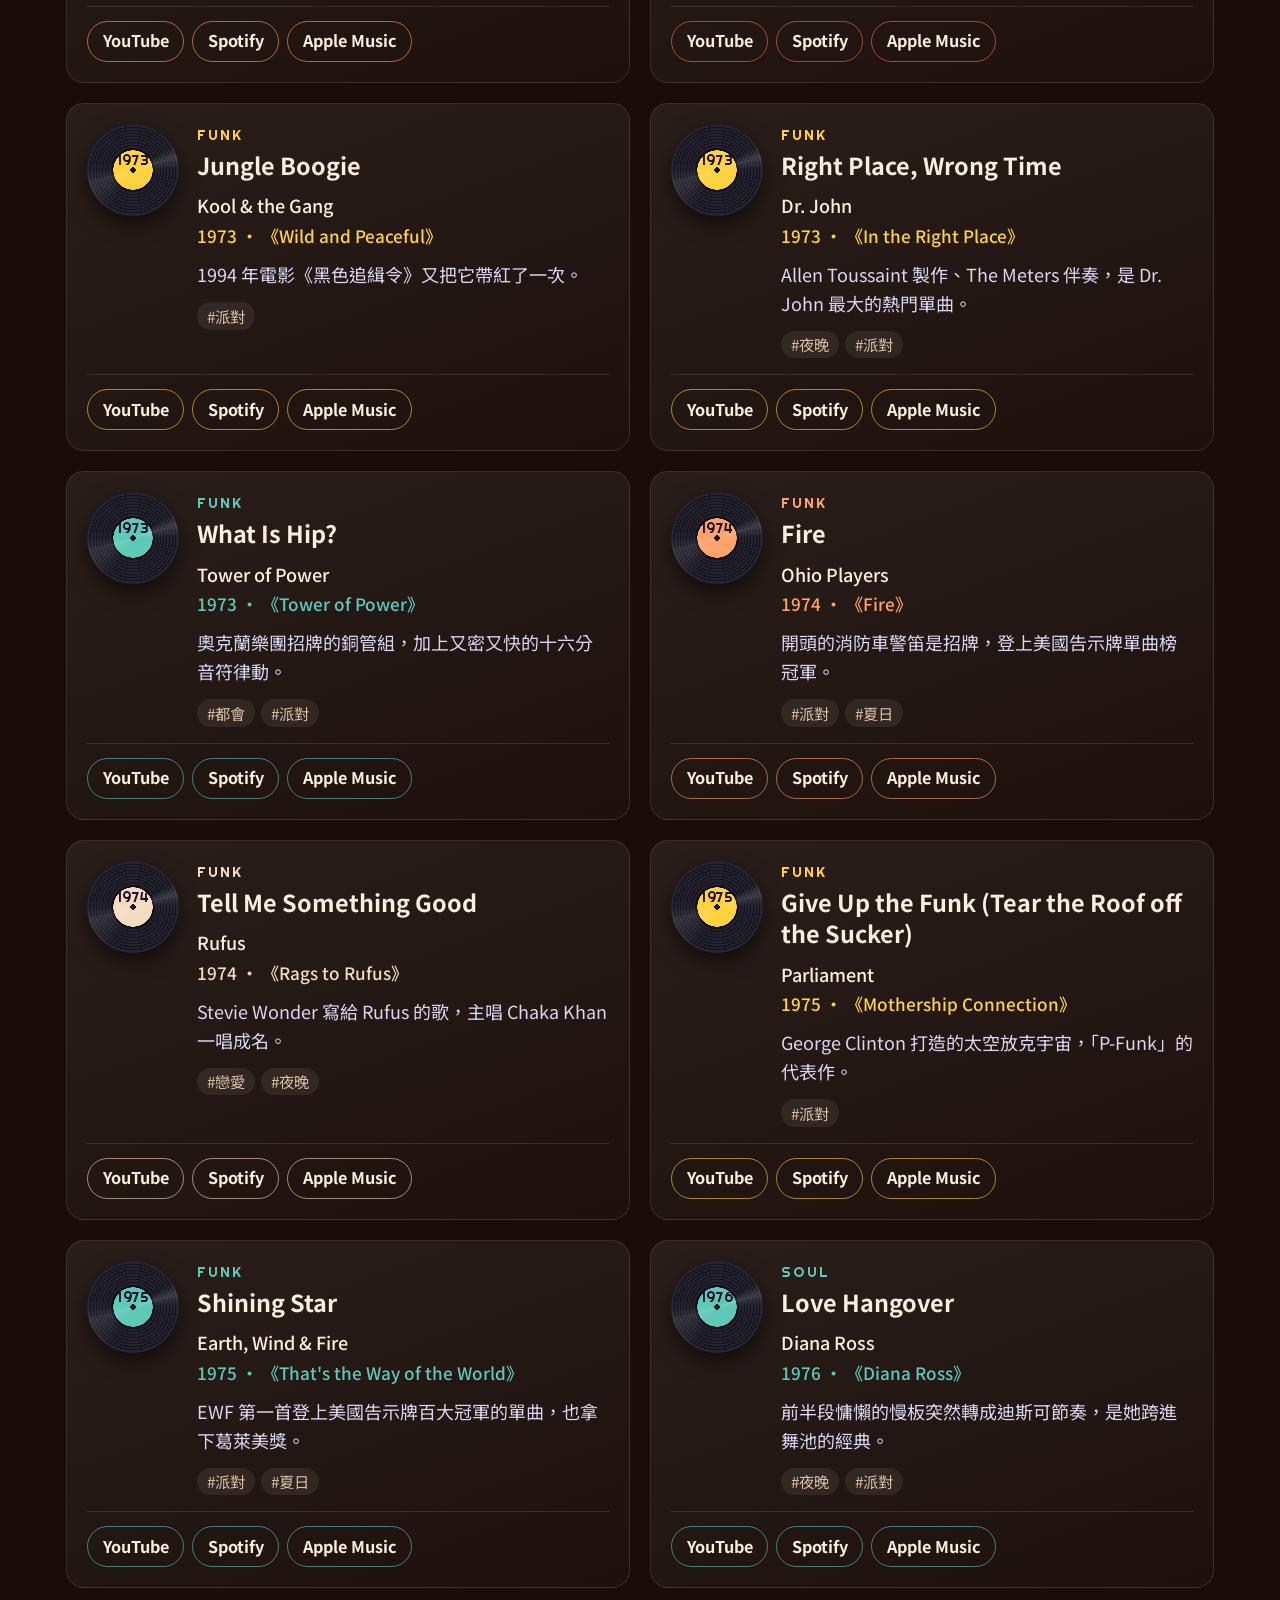
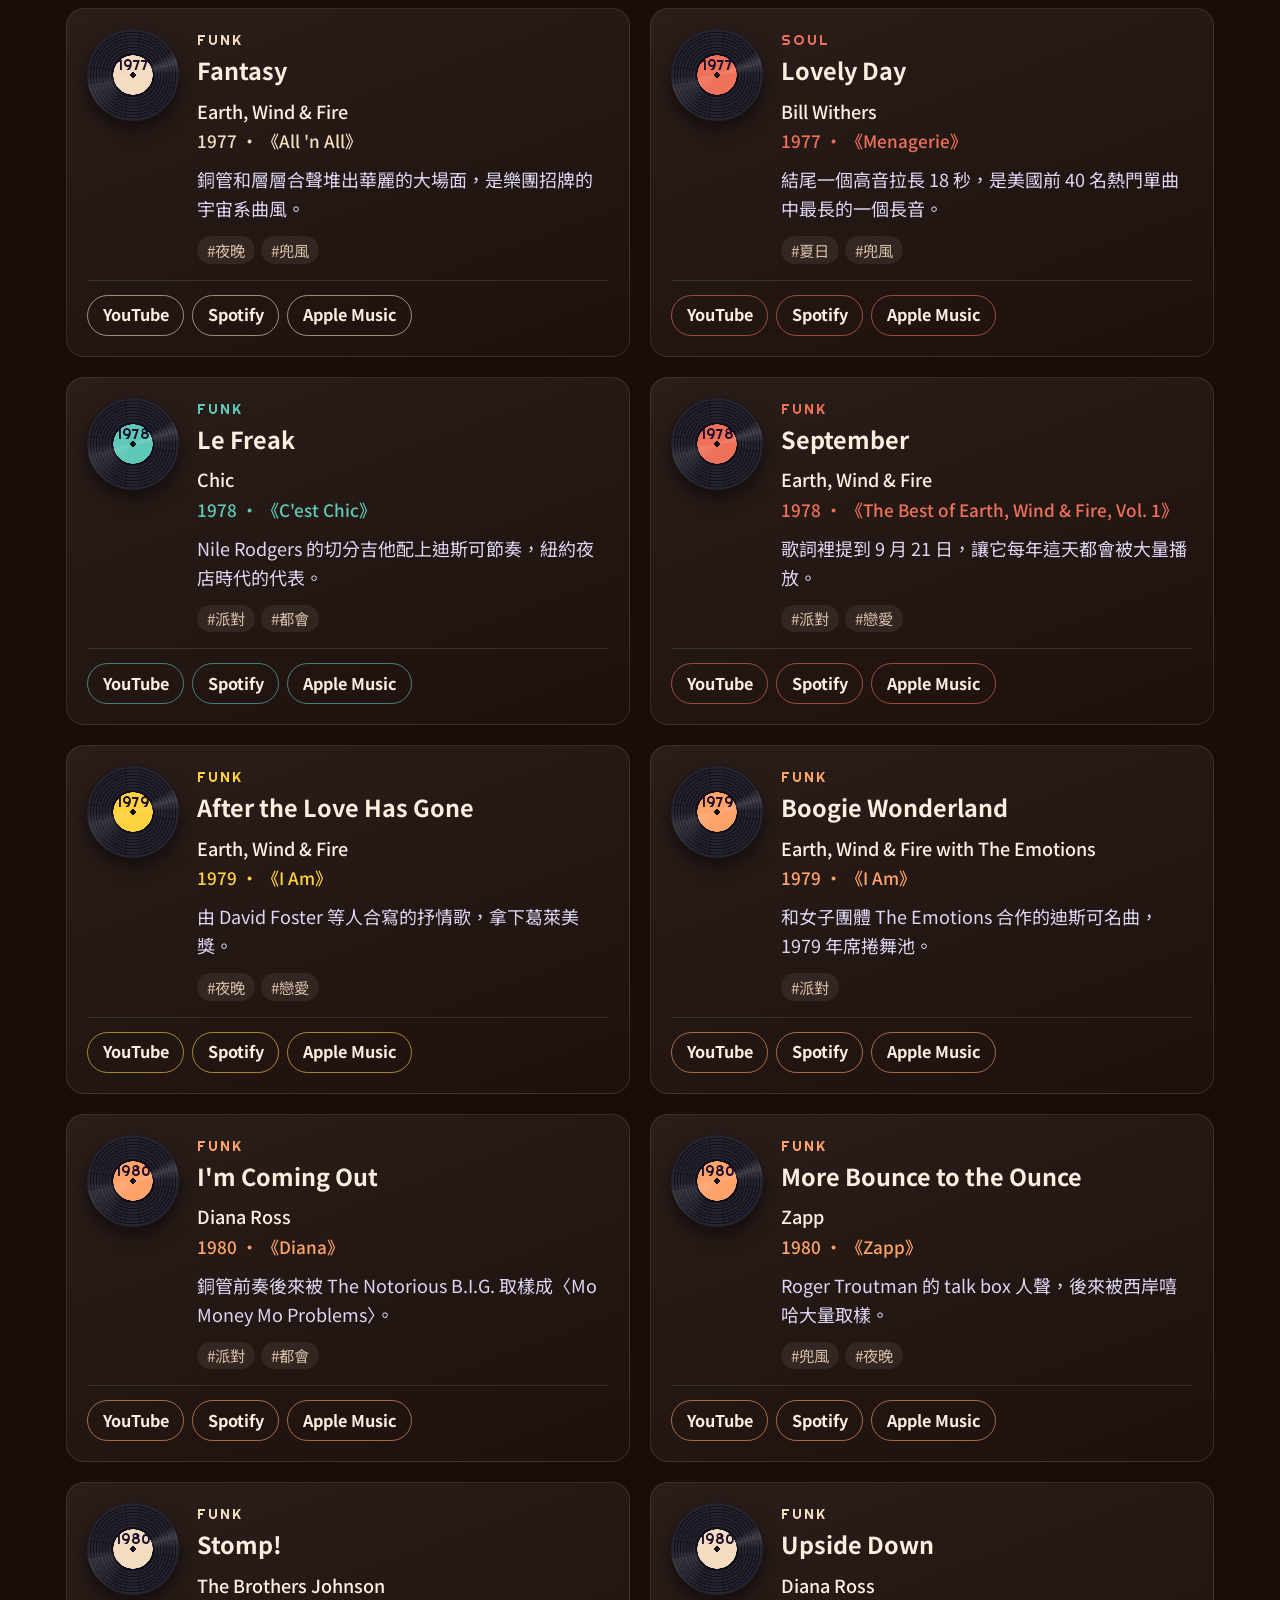
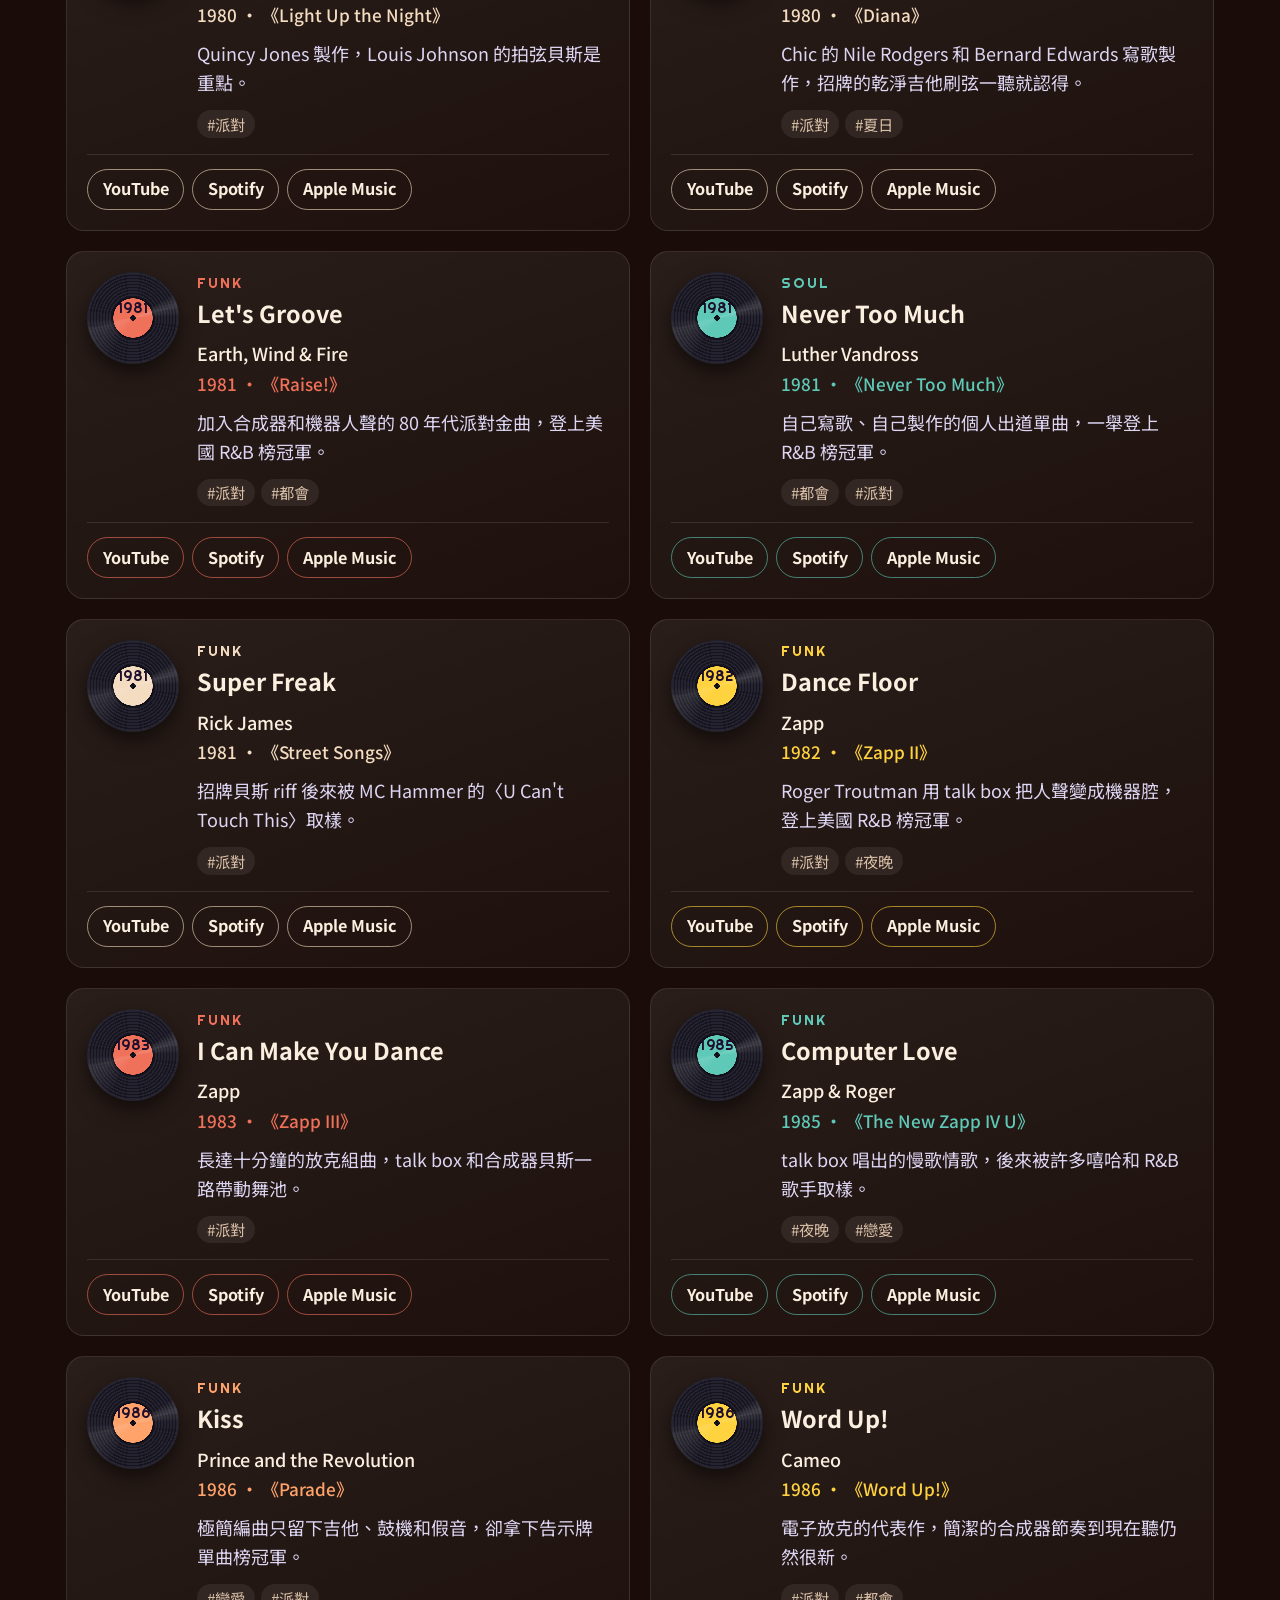
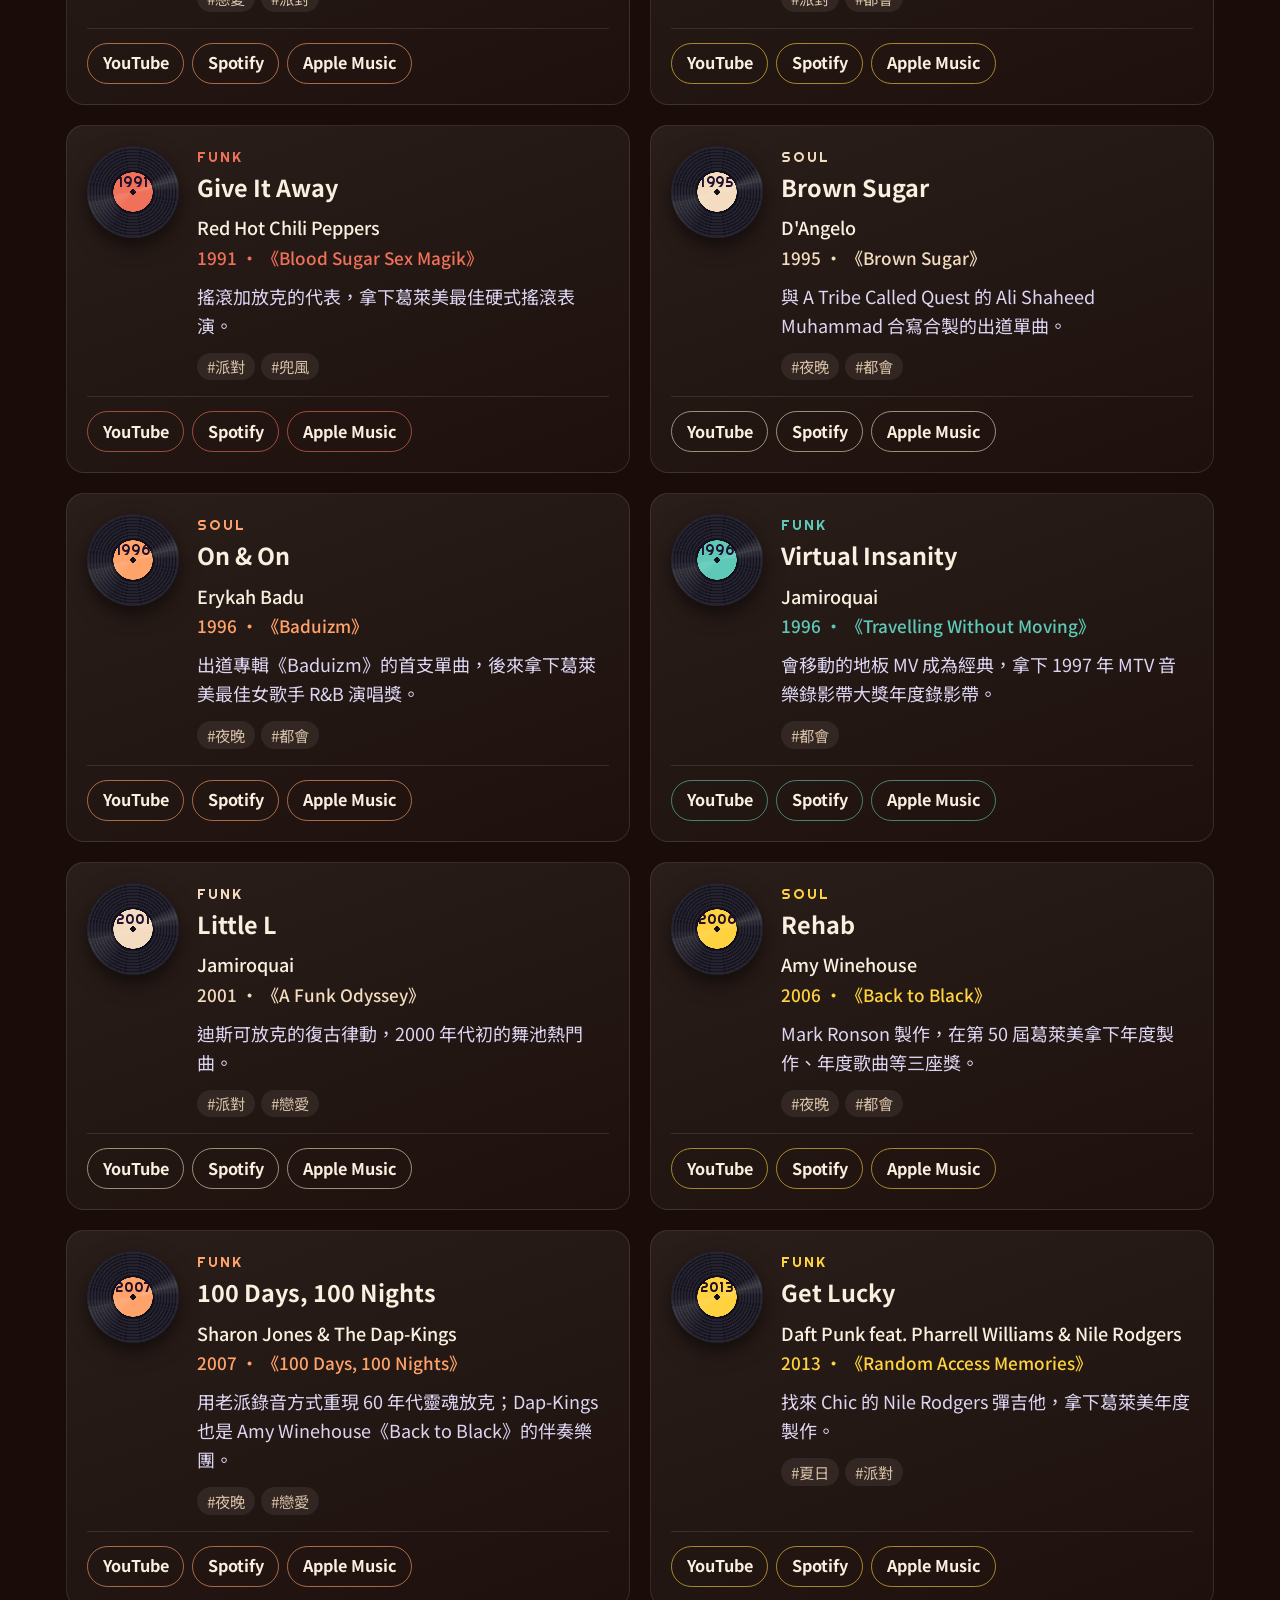
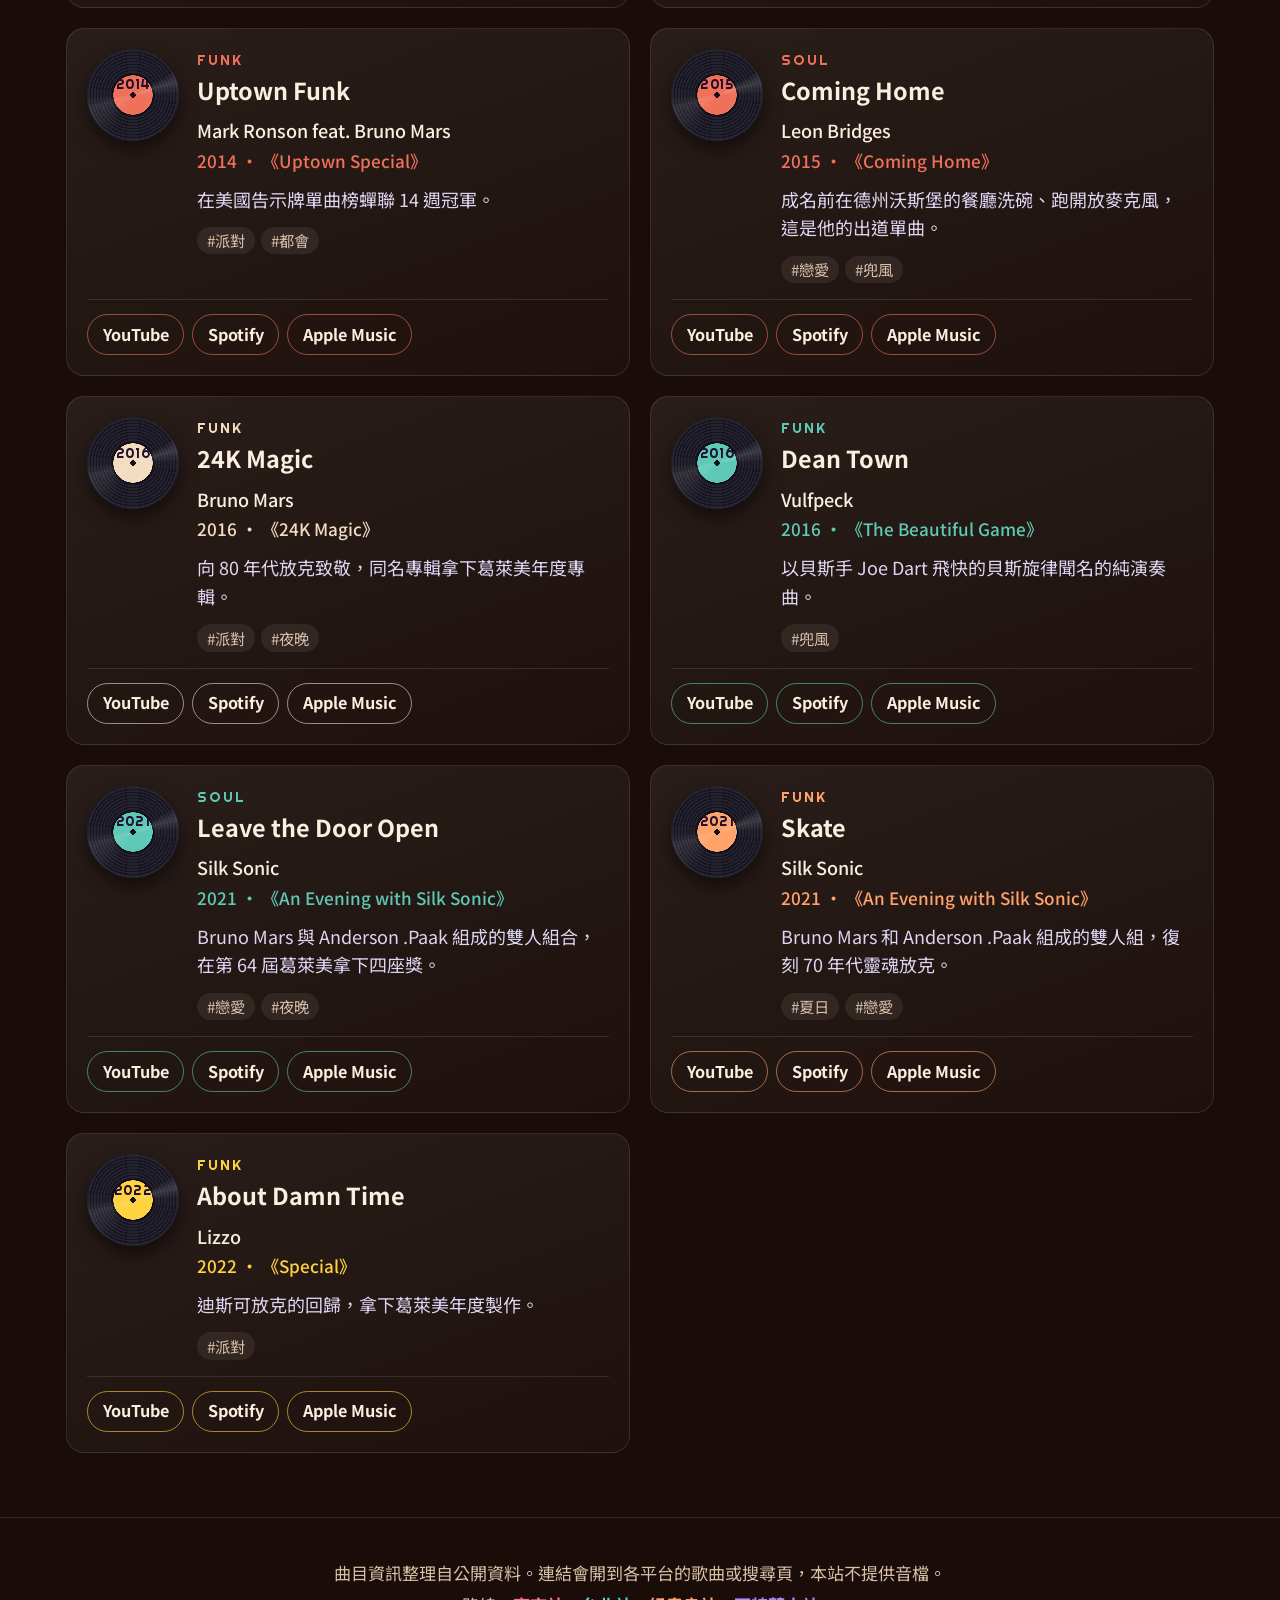
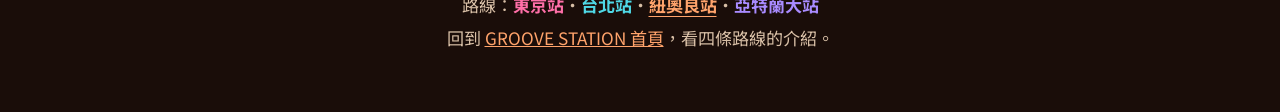
<file: funk-soul-train/index.html>
<!doctype html>
<html lang="zh-Hant">
<head>
  <meta charset="utf-8">
  <meta name="viewport" content="width=device-width, initial-scale=1">
  <title>FUNK &amp; SOUL TRAIN 紐奧良站｜GROOVE STATION</title>
  <meta name="description" content="FUNK & SOUL TRAIN 紐奧良站：1960 到 2026 的放克與靈魂樂名曲，依曲風、氛圍與年代篩選，一鍵到 YouTube、Spotify、Apple Music 收聽。">
  <meta name="theme-color" content="#1a0d09">
  <meta property="og:type" content="website">
  <meta property="og:locale" content="zh_TW">
  <meta property="og:site_name" content="GROOVE STATION">
  <meta property="og:title" content="FUNK &amp; SOUL TRAIN 紐奧良站">
  <meta property="og:description" content="1960 到 2026 的放克與靈魂樂名曲，依曲風、氛圍與年代篩選，一鍵收聽。">
  <meta property="og:url" content="https://ginichang1214.github.io/ginimusic-collection/funk-soul-train/">
  <meta property="og:image" content="https://ginichang1214.github.io/ginimusic-collection/funk-soul-train/og-image.png">
  <meta property="og:image:width" content="1200">
  <meta property="og:image:height" content="630">
  <meta property="og:image:alt" content="FUNK & SOUL TRAIN 紐奧良站：70 年代放克海報風格的圓點直條">
  <meta name="twitter:card" content="summary_large_image">
  <link rel="icon" href="data:image/svg+xml,%3Csvg xmlns='http://www.w3.org/2000/svg' viewBox='0 0 100 100'%3E%3Ccircle cx='50' cy='50' r='48' fill='%2316151f'/%3E%3Ccircle cx='50' cy='50' r='18' fill='%23ffa36b'/%3E%3Ccircle cx='50' cy='50' r='3' fill='%2316151f'/%3E%3C/svg%3E">
  <link rel="preconnect" href="https://fonts.googleapis.com">
  <link rel="preconnect" href="https://fonts.gstatic.com" crossorigin>
  <link href="https://fonts.googleapis.com/css2?family=Noto+Sans+TC:wght@400;500;700&family=Righteous&family=Shrikhand&family=Space+Mono:wght@700&display=swap" rel="stylesheet">
  <link rel="stylesheet" href="../common.css">
  <link rel="stylesheet" href="../station/station.css">
</head>
<body data-line="neworleans">
  <header class="hero">
    <!-- 背景和最上面的車站分頁由 ../station/station.js 畫出來 -->
    <div class="hero-art" id="hero-art" aria-hidden="true"></div>

    <div class="hero-text">
      <p class="eyebrow">FUNK · SOUL · SINCE 1960</p>
      <h1>FUNK &amp; SOUL TRAIN<span>紐奧良站</span></h1>
      <p class="lead">從 Motown、Stax 到 Bruno Mars，貝斯和銅管一路開往今天。</p>
      <p class="stats" id="stats"></p>
      <button class="btn-shuffle" id="shuffle" type="button">♫ 今晚聽哪首？</button>
    </div>
  </header>

  <!-- 本站時刻表：到站廣播、翻牌看板、下一站 -->
  <section class="timetable" id="timetable" aria-label="本站時刻表"></section>

  <nav class="controls" aria-label="篩選曲目">
    <div class="controls-inner">
      <label class="search">
        <span class="visually-hidden">搜尋</span>
        <input id="search" type="search" placeholder="搜尋歌名、歌手或專輯…" autocomplete="off">
      </label>
      <label class="sort">
        <span class="visually-hidden">排序</span>
        <select id="sort">
          <option value="year-asc">年份：舊 → 新</option>
          <option value="year-desc">年份：新 → 舊</option>
          <option value="artist">依歌手</option>
        </select>
      </label>
      <div class="filters" id="filters"></div>
    </div>
  </nav>

  <main>
    <p class="count" id="count" aria-live="polite"></p>
    <ul class="grid" id="grid"></ul>
    <p class="empty" id="empty" hidden>找不到符合的歌曲，換個關鍵字或氛圍試試？</p>
    <noscript><p class="empty">這個網站需要開啟 JavaScript 才能顯示曲目。</p></noscript>
  </main>

  <footer id="footer">
    <p>曲目資訊整理自公開資料。連結會開到各平台的歌曲或搜尋頁，本站不提供音檔。</p>
  </footer>

  <script src="../tracks.js"></script>
  <script src="../lines.js"></script>
  <script src="../common.js"></script>
  <script src="../station/station.js"></script>
  <!-- 訪客統計（GoatCounter，不用 cookie）：https://ginichang.goatcounter.com -->
  <script data-goatcounter="https://ginichang.goatcounter.com/count" async src="//gc.zgo.at/count.js"></script>
</body>
</html>
</file>
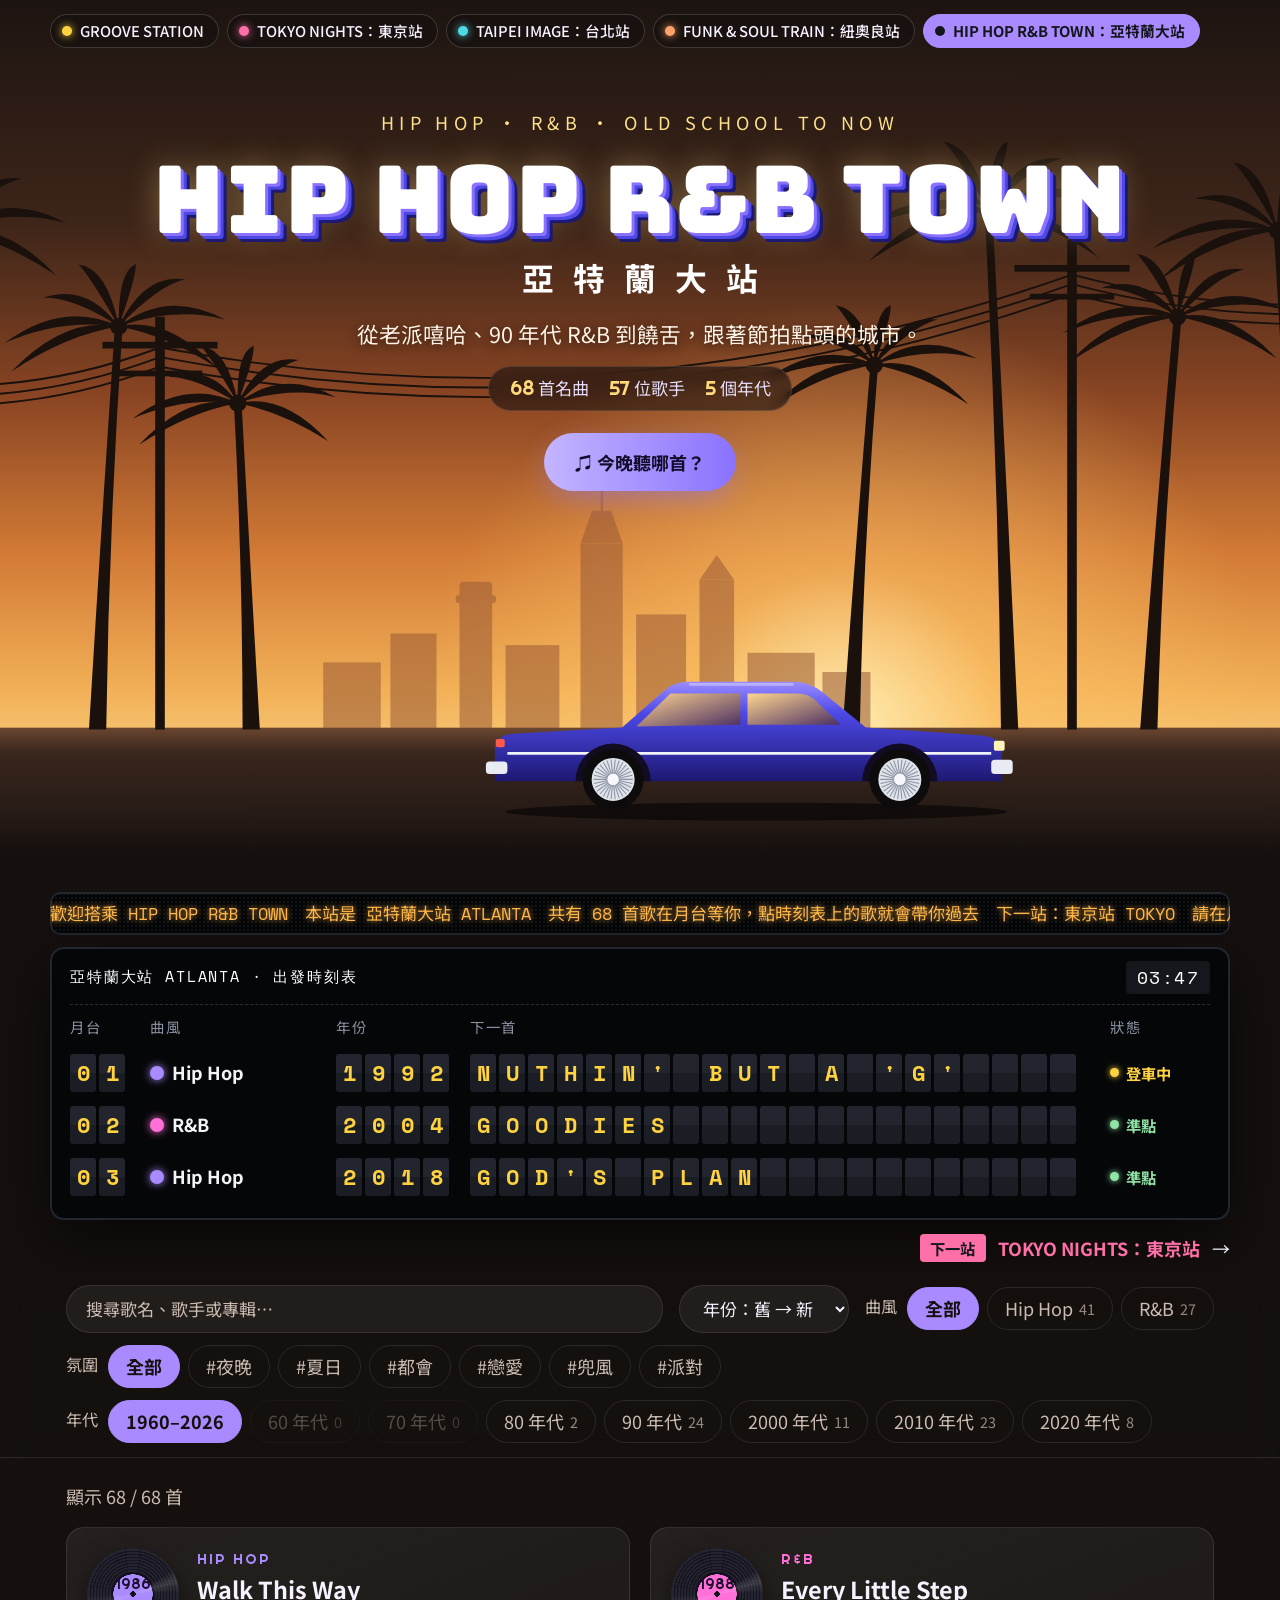
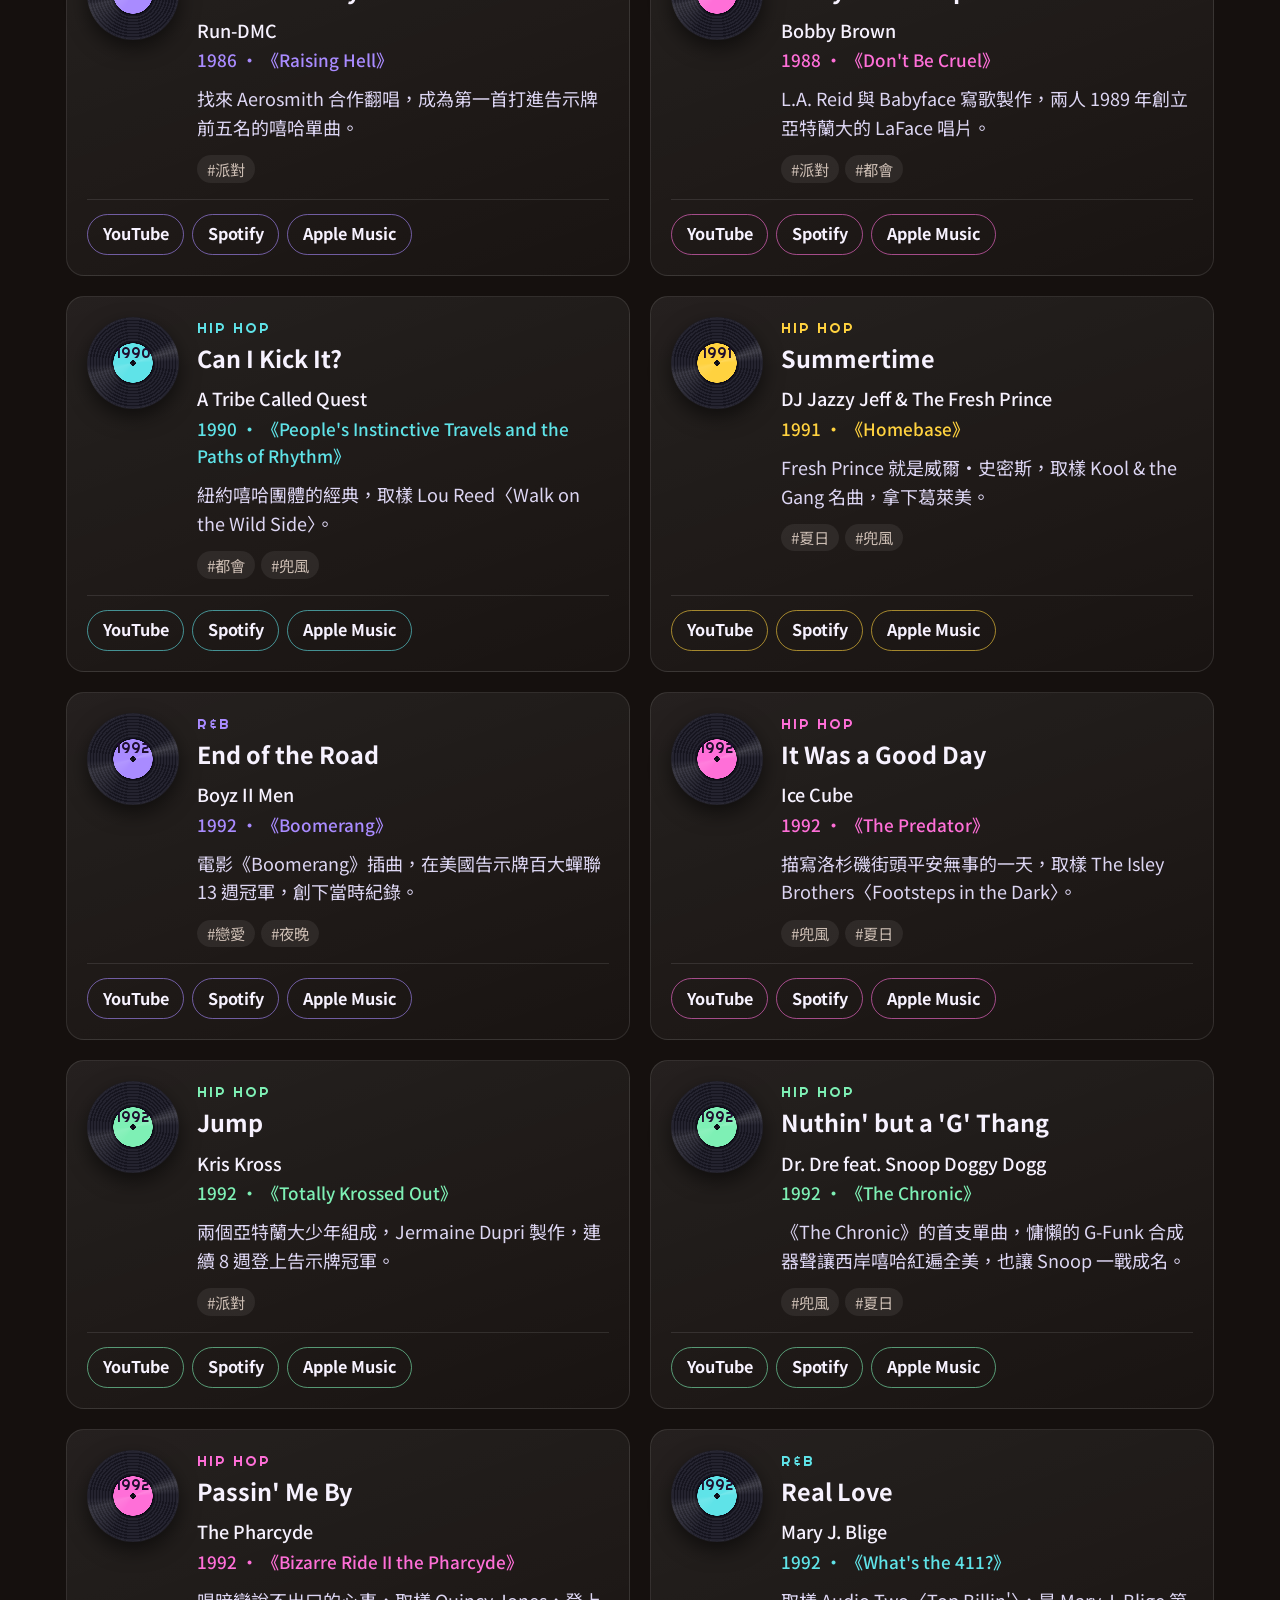
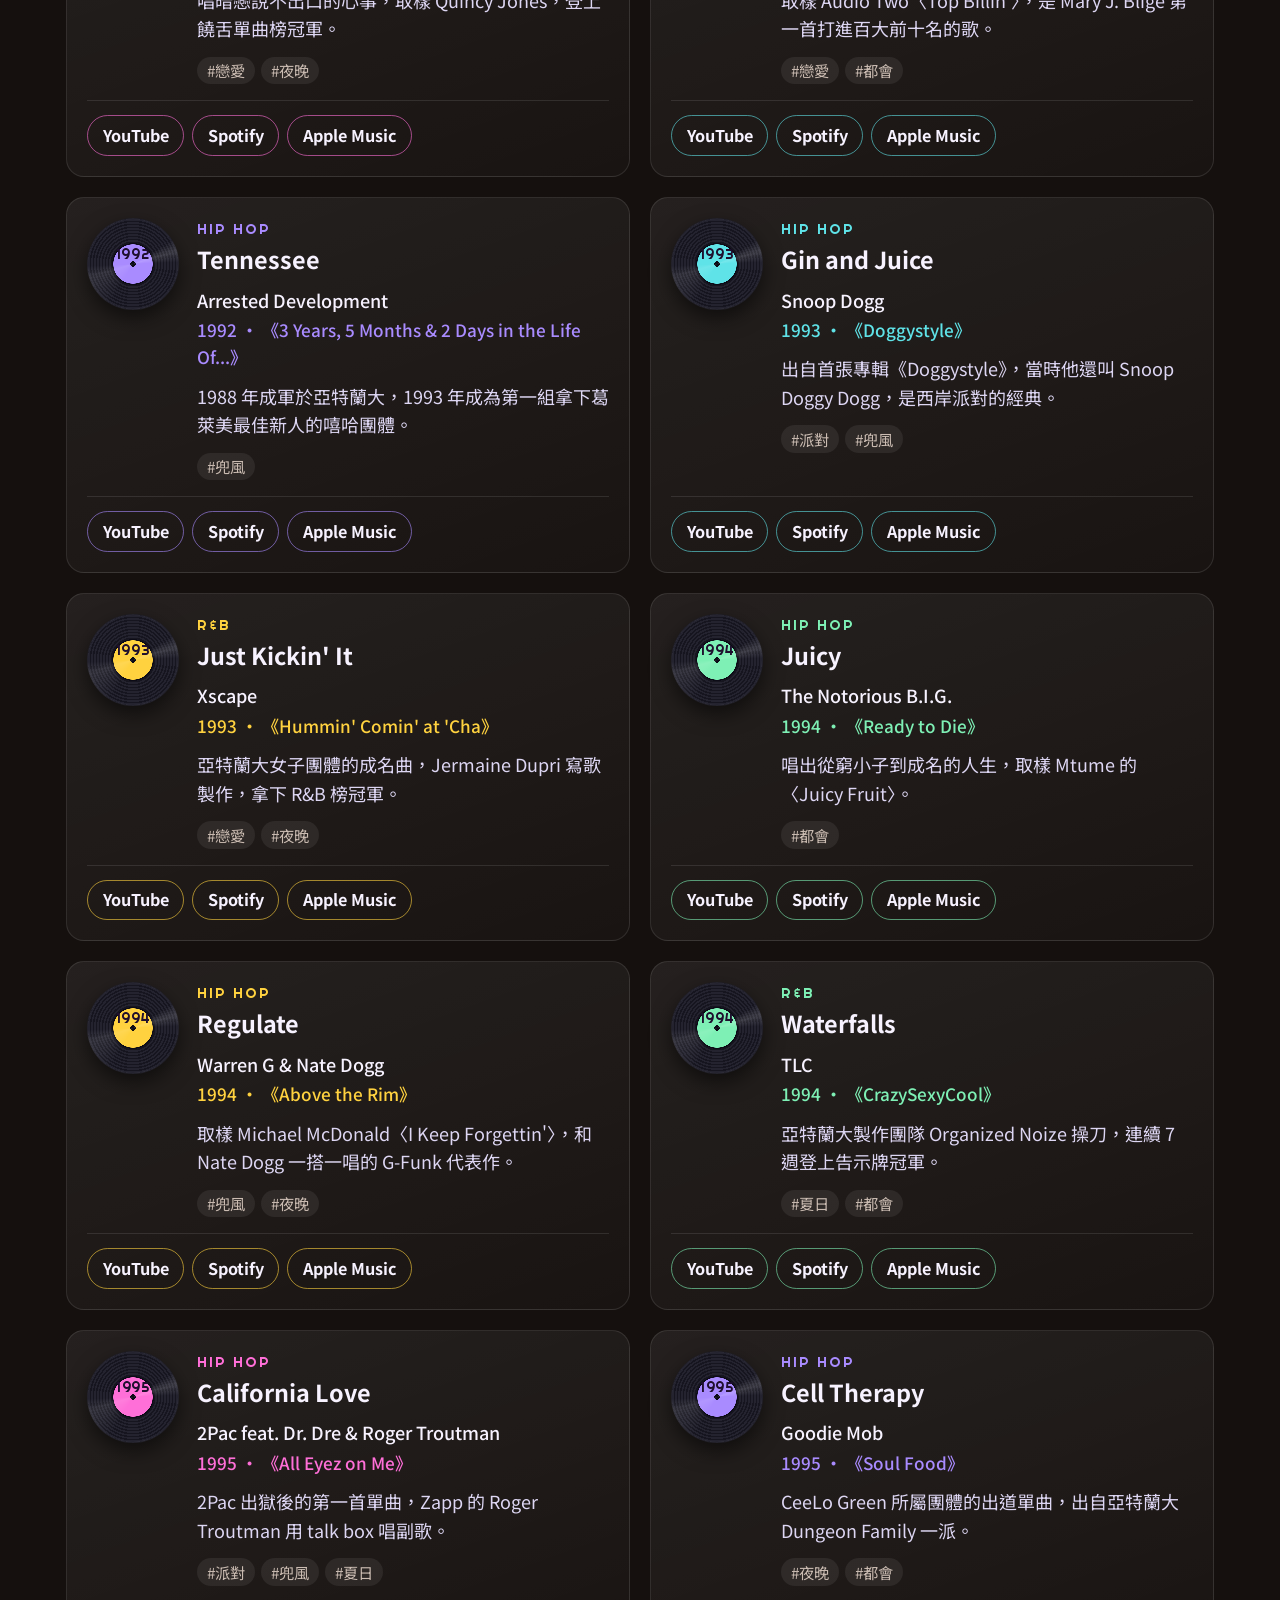
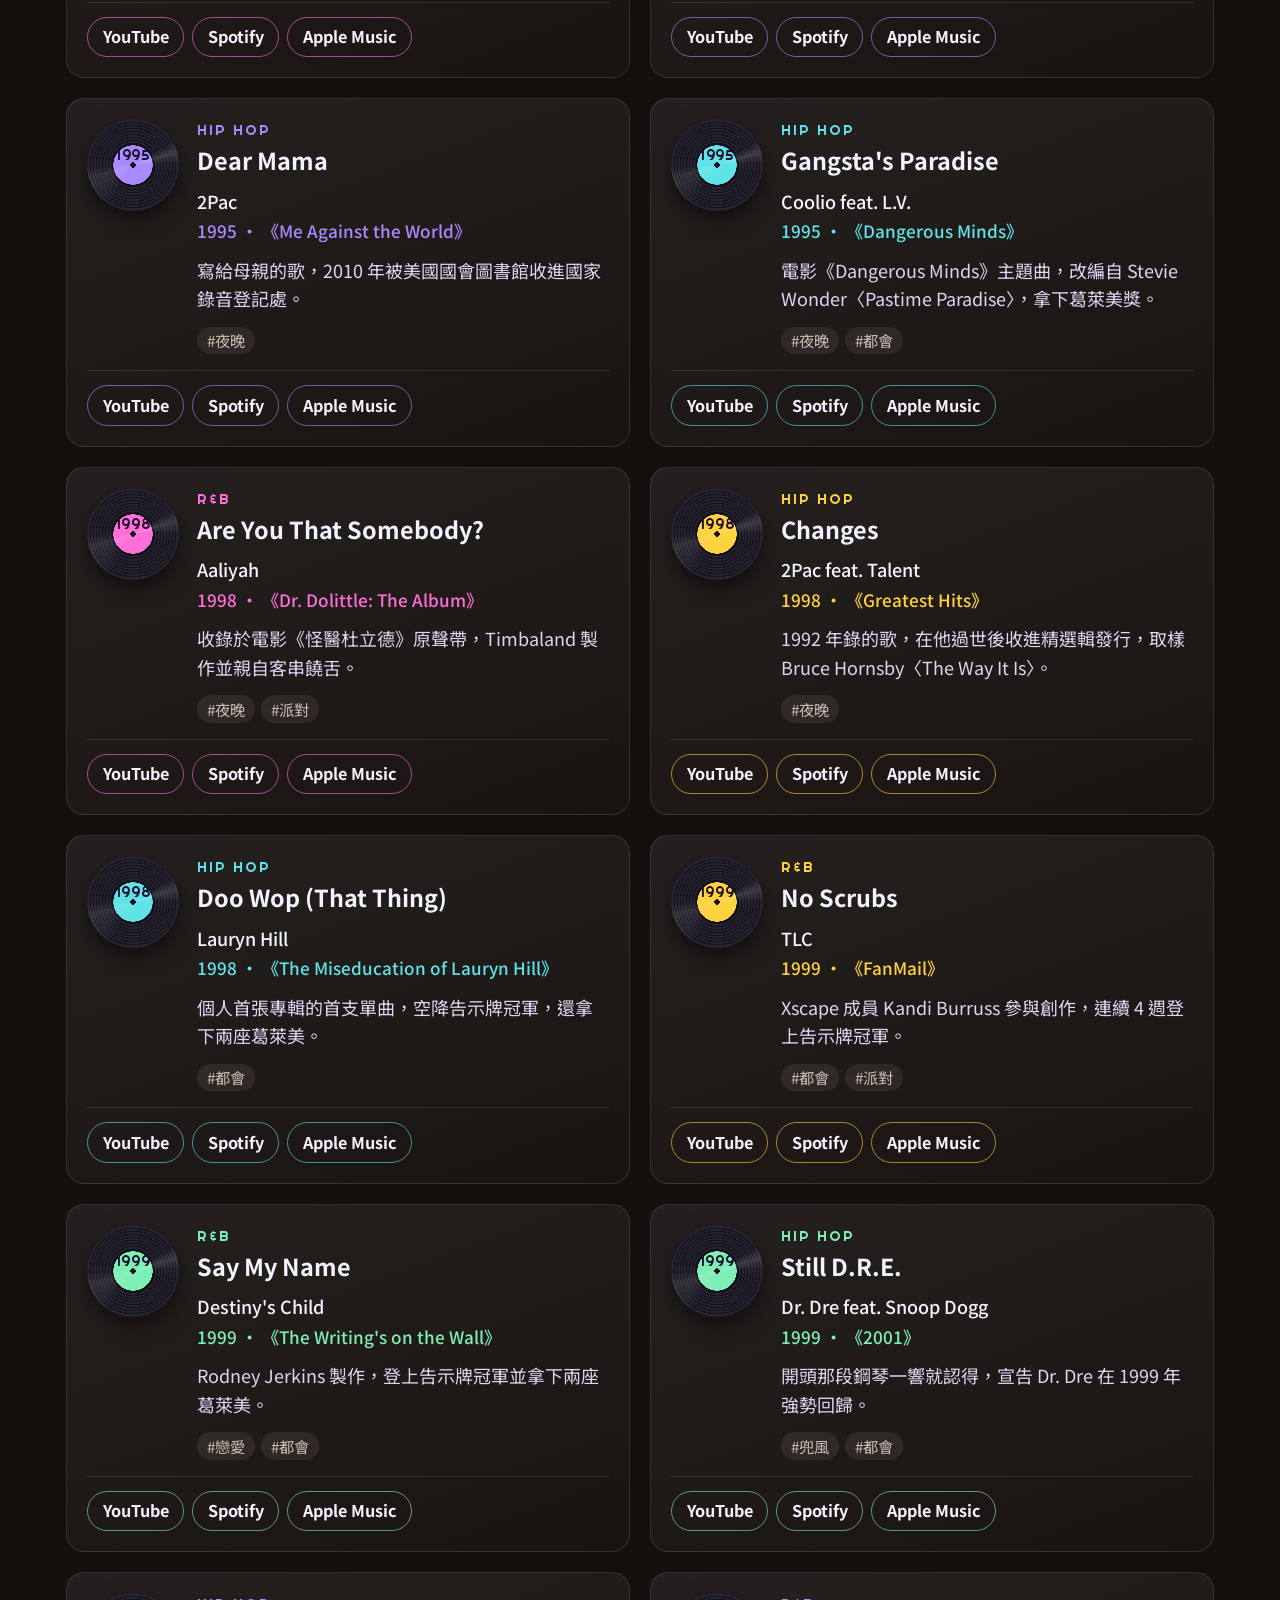
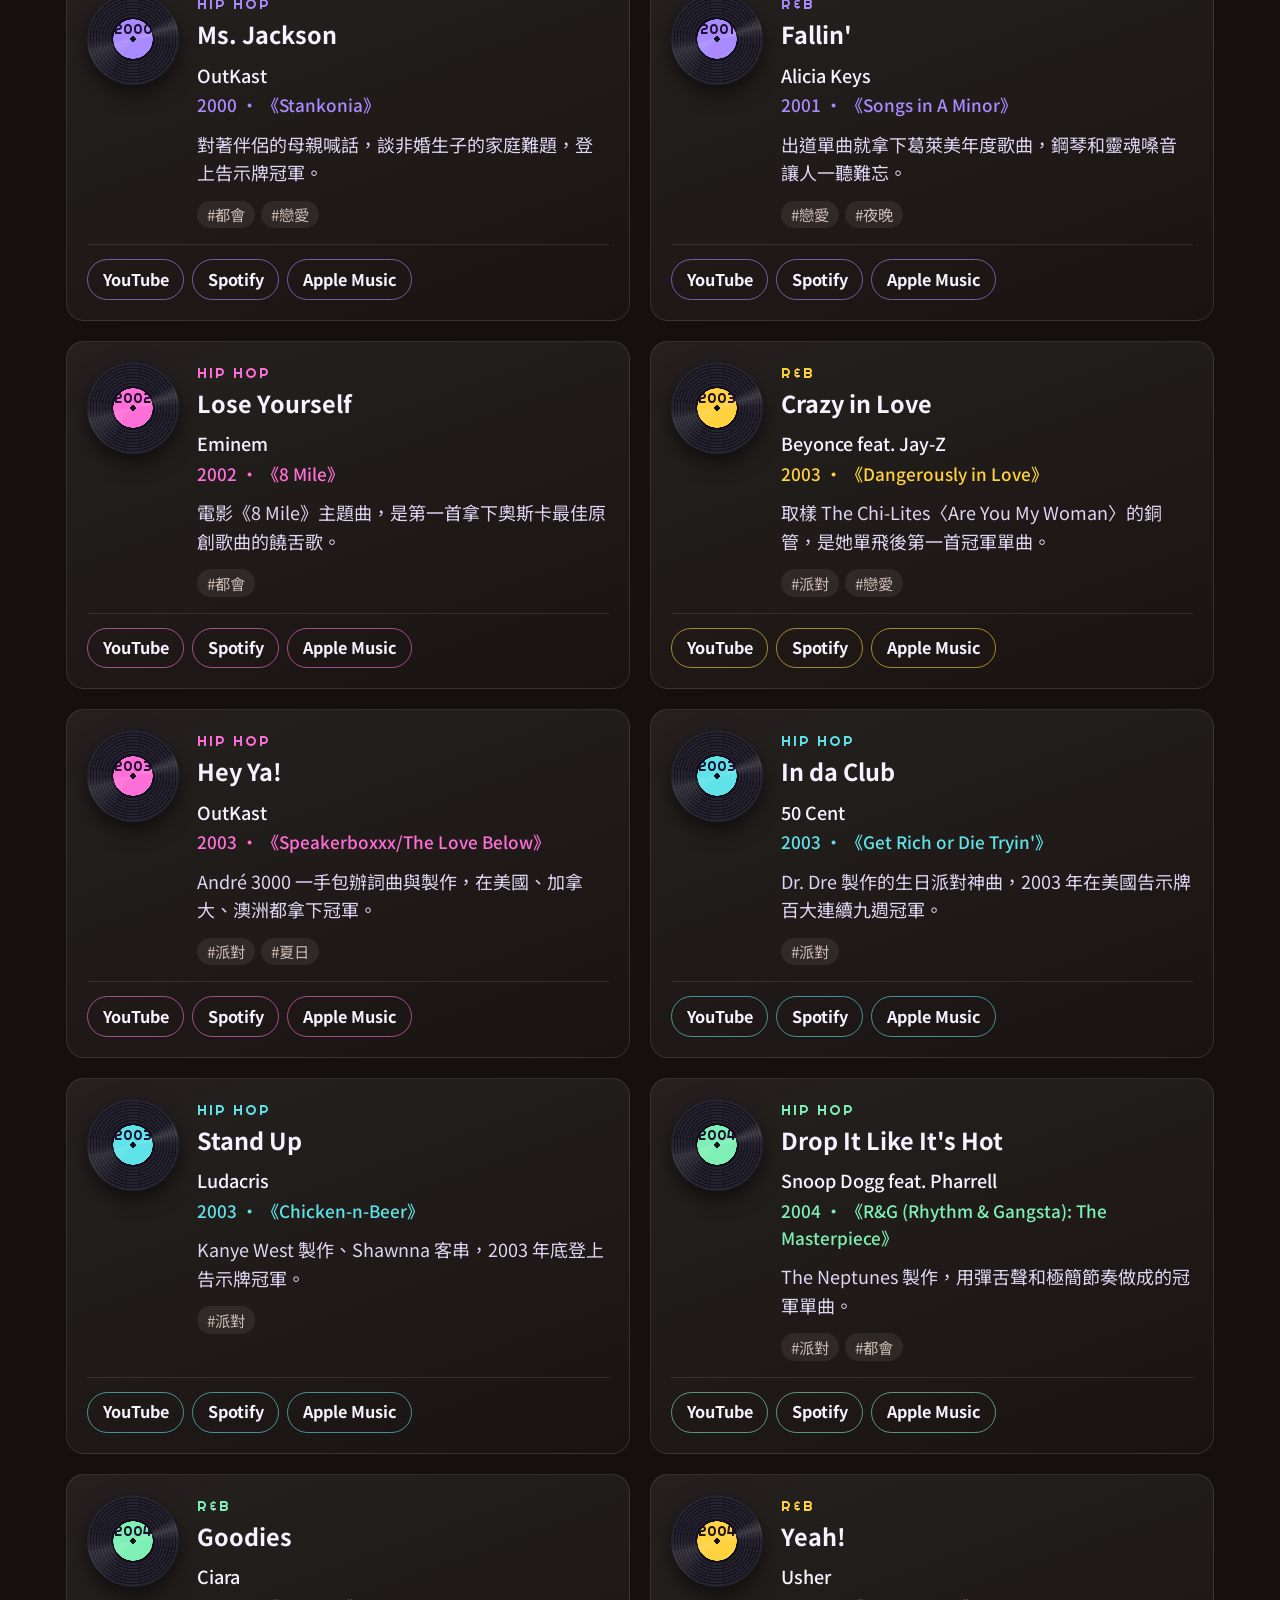
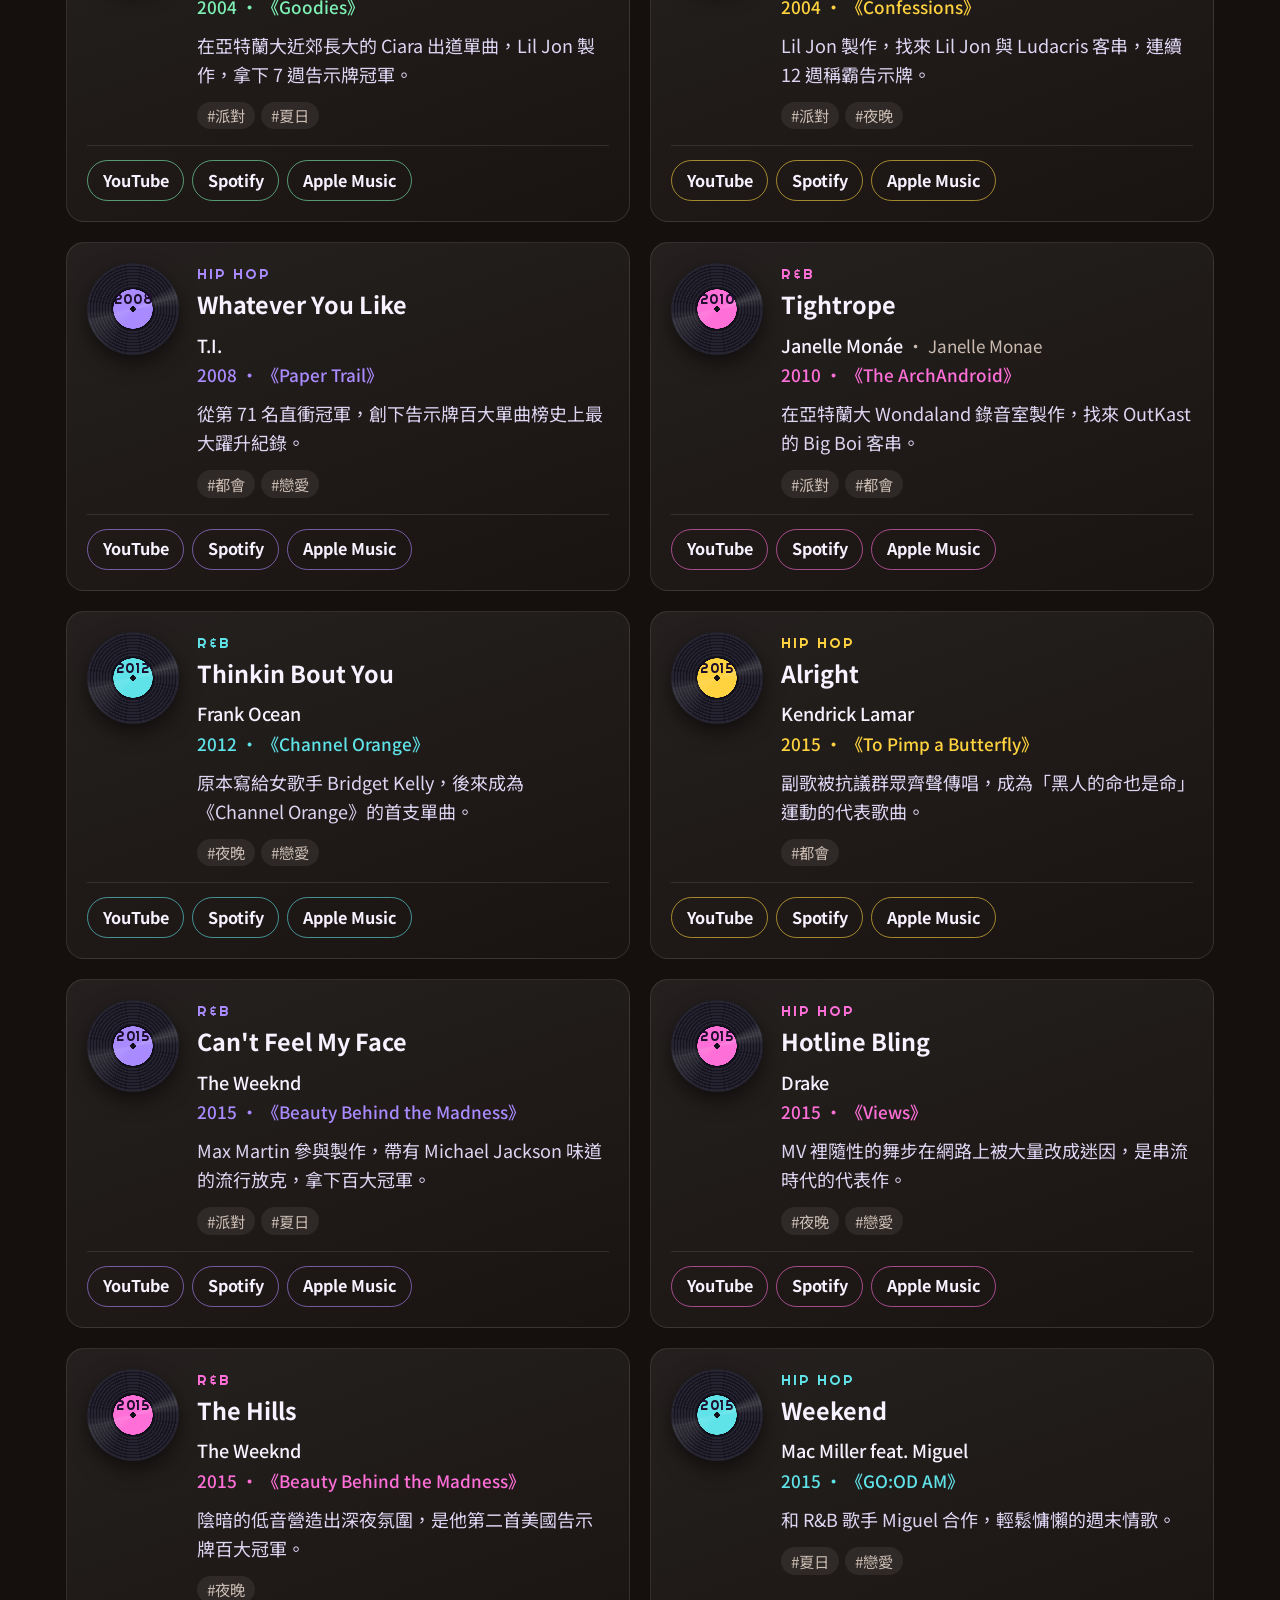
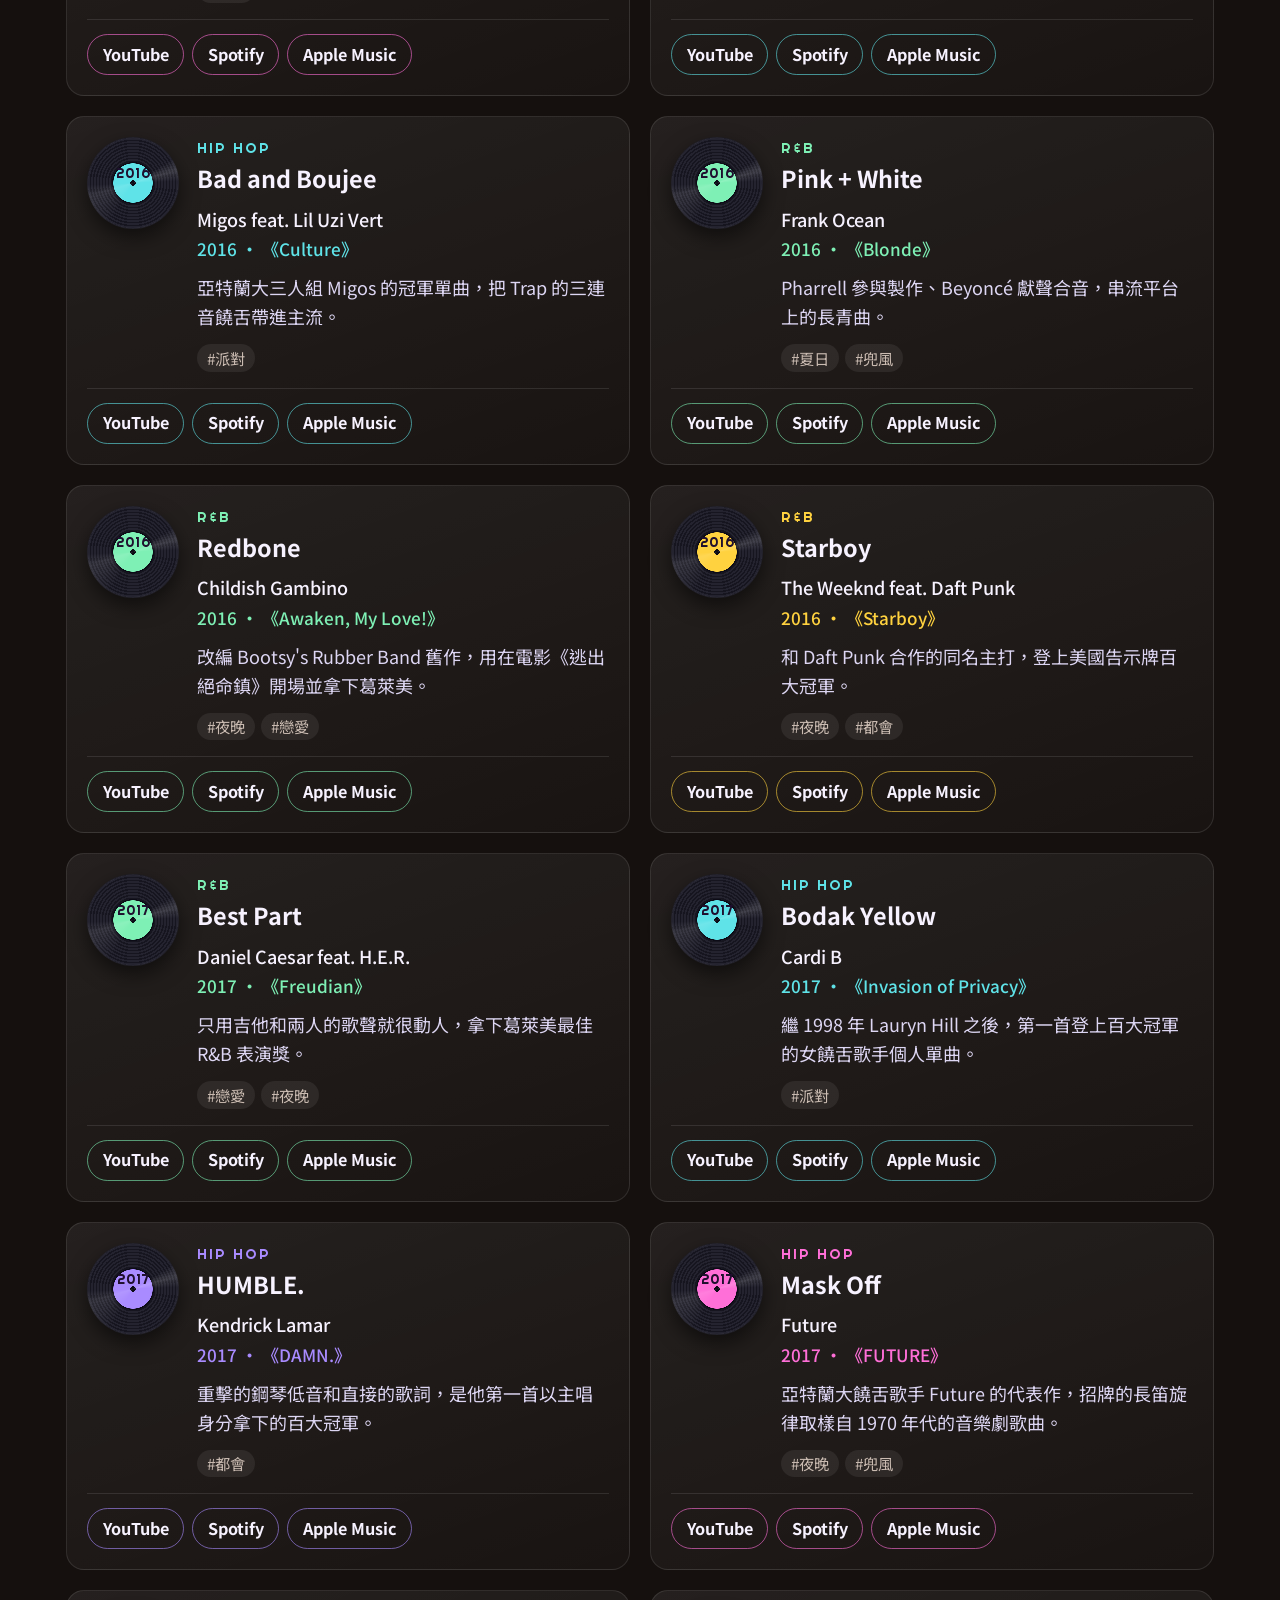
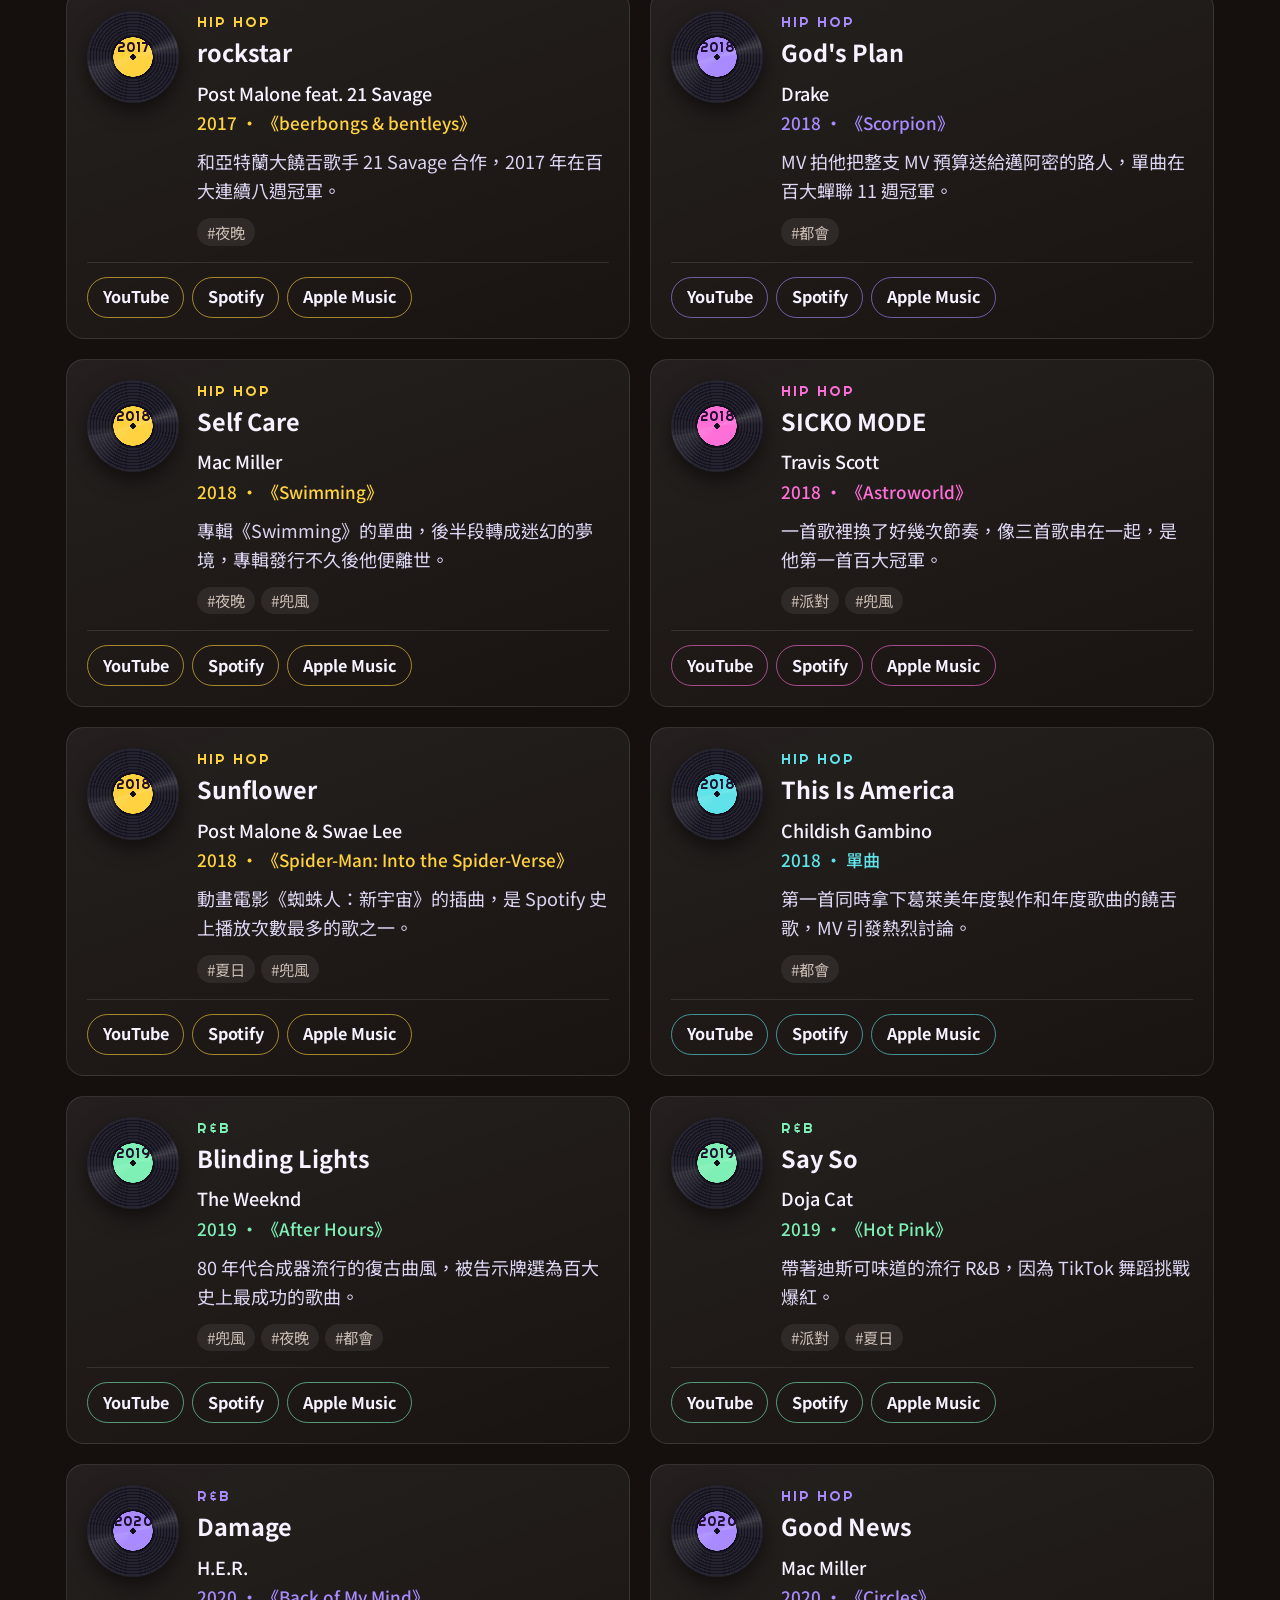
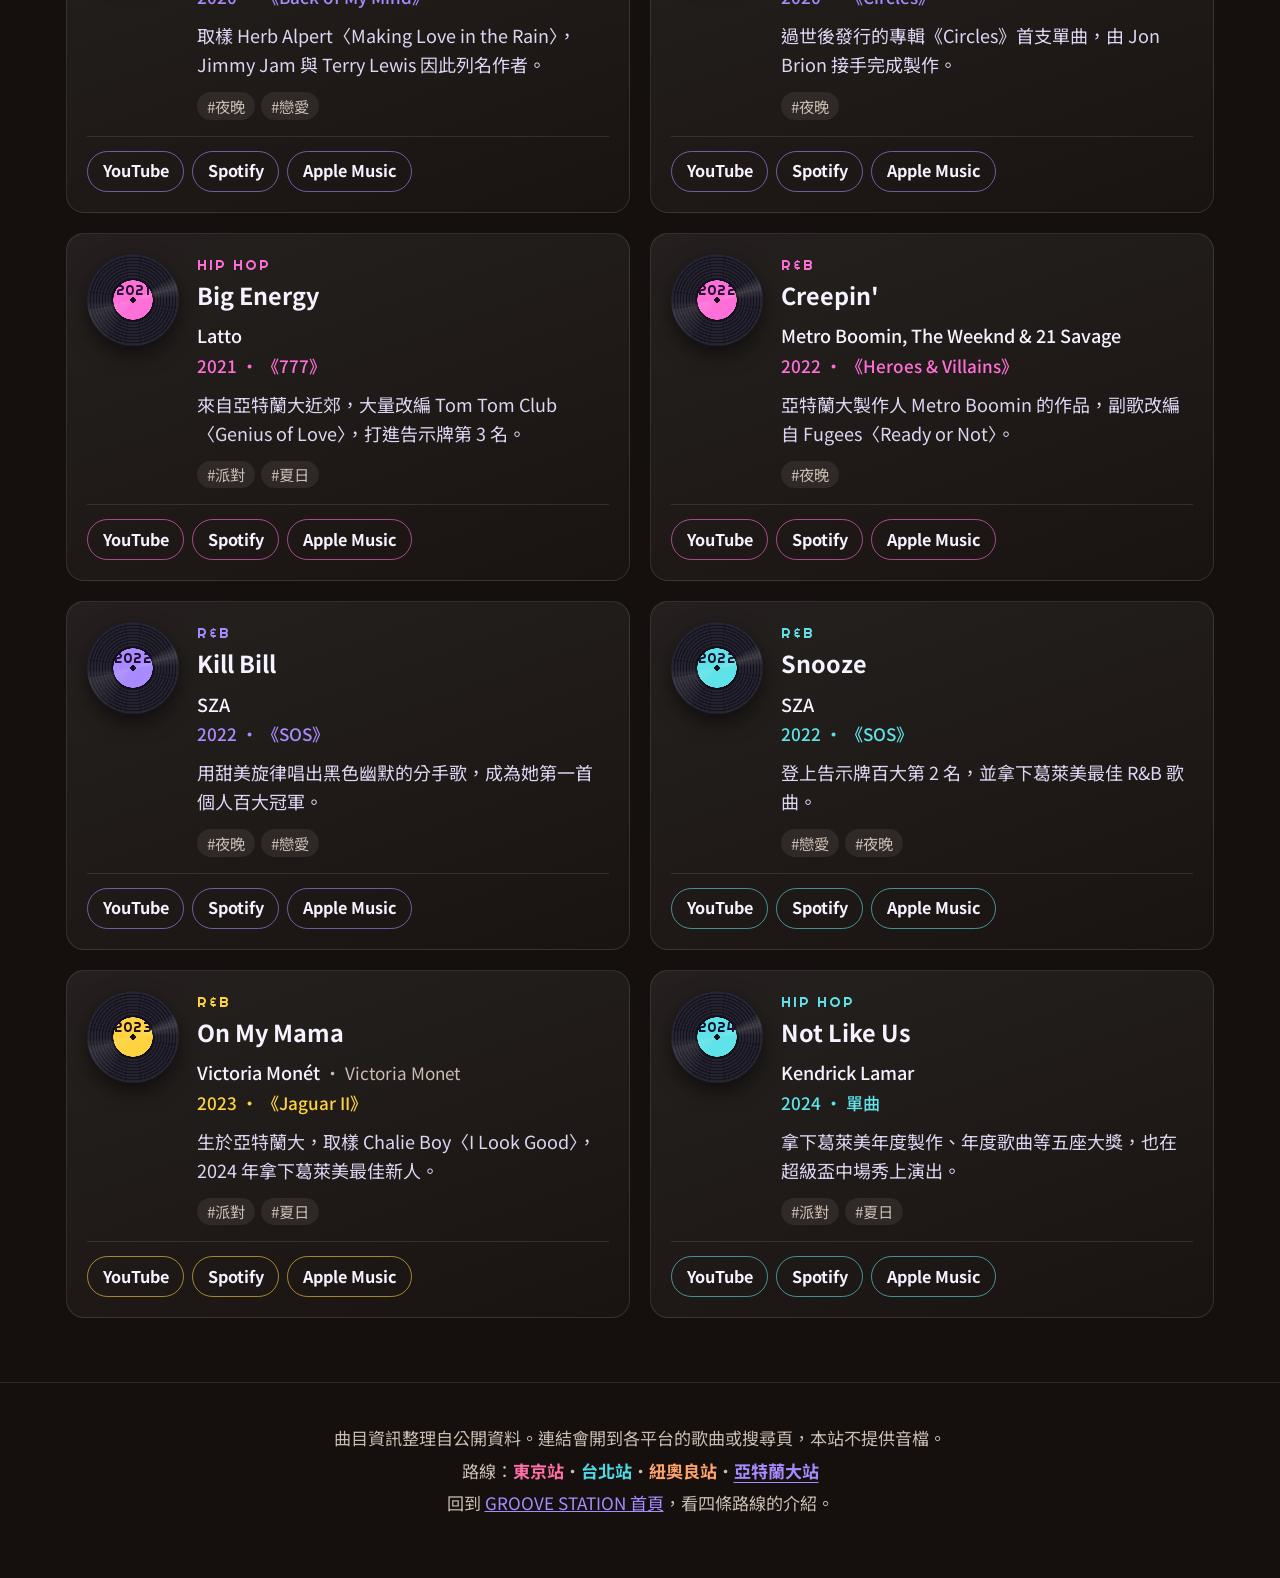
<file: hiphop-rnb-town/index.html>
<!doctype html>
<html lang="zh-Hant">
<head>
  <meta charset="utf-8">
  <meta name="viewport" content="width=device-width, initial-scale=1">
  <title>HIP HOP R&amp;B TOWN 亞特蘭大站｜GROOVE STATION</title>
  <meta name="description" content="HIP HOP R&B TOWN 亞特蘭大站：從老派嘻哈到現在的嘻哈與 R&B 名曲，依曲風、氛圍與年代篩選，一鍵到 YouTube、Spotify、Apple Music 收聽。">
  <meta name="theme-color" content="#15100e">
  <meta property="og:type" content="website">
  <meta property="og:locale" content="zh_TW">
  <meta property="og:site_name" content="GROOVE STATION">
  <meta property="og:title" content="HIP HOP R&amp;B TOWN 亞特蘭大站">
  <meta property="og:description" content="從老派嘻哈到現在的嘻哈與 R&B 名曲，依曲風、氛圍與年代篩選，一鍵收聽。">
  <meta property="og:url" content="https://ginichang1214.github.io/ginimusic-collection/hiphop-rnb-town/">
  <meta property="og:image" content="https://ginichang1214.github.io/ginimusic-collection/hiphop-rnb-town/og-image.png">
  <meta property="og:image:width" content="1200">
  <meta property="og:image:height" content="630">
  <meta property="og:image:alt" content="HIP HOP R&B TOWN 亞特蘭大站：黃金時刻的街頭、棕櫚樹和跳起來的 lowrider">
  <meta name="twitter:card" content="summary_large_image">
  <link rel="icon" href="data:image/svg+xml,%3Csvg xmlns='http://www.w3.org/2000/svg' viewBox='0 0 100 100'%3E%3Ccircle cx='50' cy='50' r='48' fill='%2316151f'/%3E%3Ccircle cx='50' cy='50' r='18' fill='%23a98bff'/%3E%3Ccircle cx='50' cy='50' r='3' fill='%2316151f'/%3E%3C/svg%3E">
  <link rel="preconnect" href="https://fonts.googleapis.com">
  <link rel="preconnect" href="https://fonts.gstatic.com" crossorigin>
  <link href="https://fonts.googleapis.com/css2?family=Bungee&family=Noto+Sans+TC:wght@400;500;700&family=Righteous&family=Space+Mono:wght@700&display=swap" rel="stylesheet">
  <link rel="stylesheet" href="../common.css">
  <link rel="stylesheet" href="../station/station.css">
</head>
<body data-line="atlanta">
  <header class="hero">
    <!-- 背景和最上面的車站分頁由 ../station/station.js 畫出來 -->
    <div class="hero-art" id="hero-art" aria-hidden="true"></div>

    <div class="hero-text">
      <p class="eyebrow">HIP HOP · R&amp;B · OLD SCHOOL TO NOW</p>
      <h1>HIP HOP R&amp;B TOWN<span>亞特蘭大站</span></h1>
      <p class="lead">從老派嘻哈、90 年代 R&amp;B 到饒舌，跟著節拍點頭的城市。</p>
      <p class="stats" id="stats"></p>
      <button class="btn-shuffle" id="shuffle" type="button">♫ 今晚聽哪首？</button>
    </div>
  </header>

  <!-- 本站時刻表：到站廣播、翻牌看板、下一站 -->
  <section class="timetable" id="timetable" aria-label="本站時刻表"></section>

  <nav class="controls" aria-label="篩選曲目">
    <div class="controls-inner">
      <label class="search">
        <span class="visually-hidden">搜尋</span>
        <input id="search" type="search" placeholder="搜尋歌名、歌手或專輯…" autocomplete="off">
      </label>
      <label class="sort">
        <span class="visually-hidden">排序</span>
        <select id="sort">
          <option value="year-asc">年份：舊 → 新</option>
          <option value="year-desc">年份：新 → 舊</option>
          <option value="artist">依歌手</option>
        </select>
      </label>
      <div class="filters" id="filters"></div>
    </div>
  </nav>

  <main>
    <p class="count" id="count" aria-live="polite"></p>
    <ul class="grid" id="grid"></ul>
    <p class="empty" id="empty" hidden>找不到符合的歌曲，換個關鍵字或氛圍試試？</p>
    <noscript><p class="empty">這個網站需要開啟 JavaScript 才能顯示曲目。</p></noscript>
  </main>

  <footer id="footer">
    <p>曲目資訊整理自公開資料。連結會開到各平台的歌曲或搜尋頁，本站不提供音檔。</p>
  </footer>

  <script src="../tracks.js"></script>
  <script src="../lines.js"></script>
  <script src="../common.js"></script>
  <script src="../station/station.js"></script>
  <!-- 訪客統計（GoatCounter，不用 cookie）：https://ginichang.goatcounter.com -->
  <script data-goatcounter="https://ginichang.goatcounter.com/count" async src="//gc.zgo.at/count.js"></script>
</body>
</html>
</file>
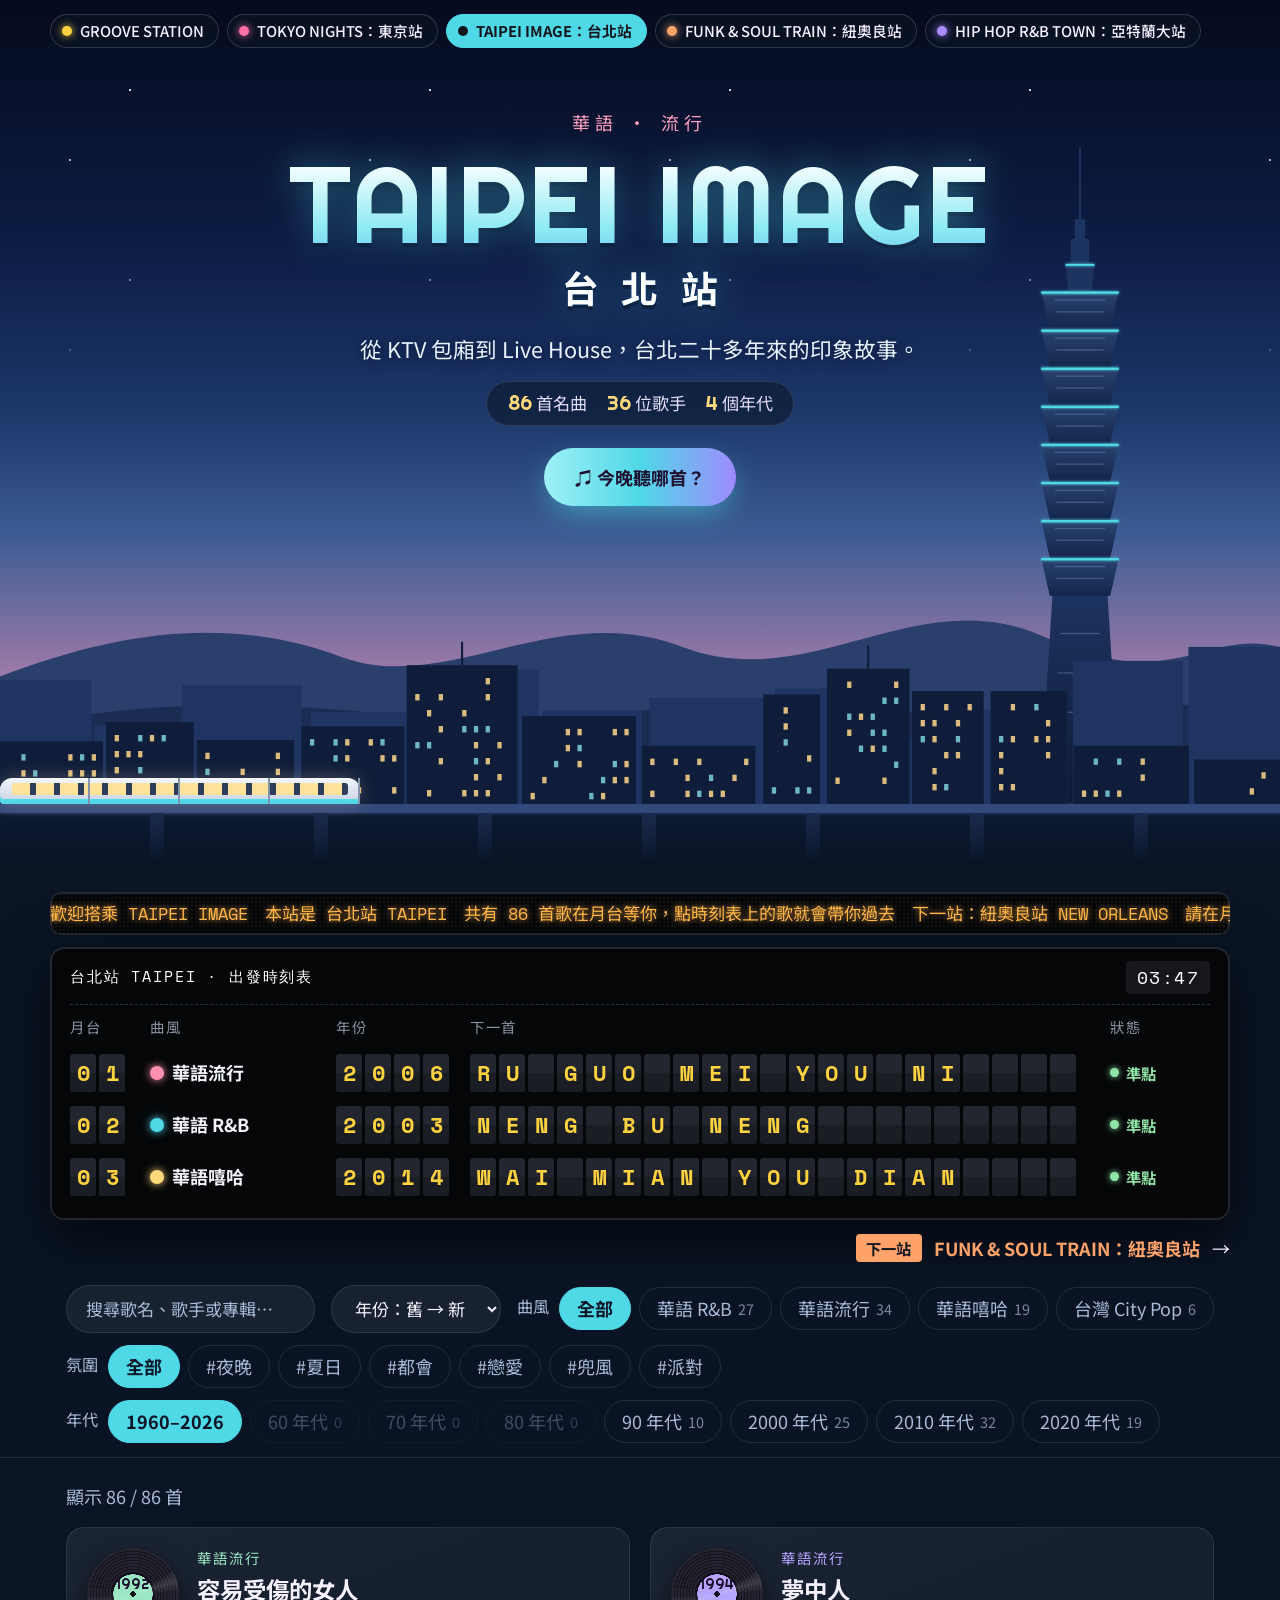
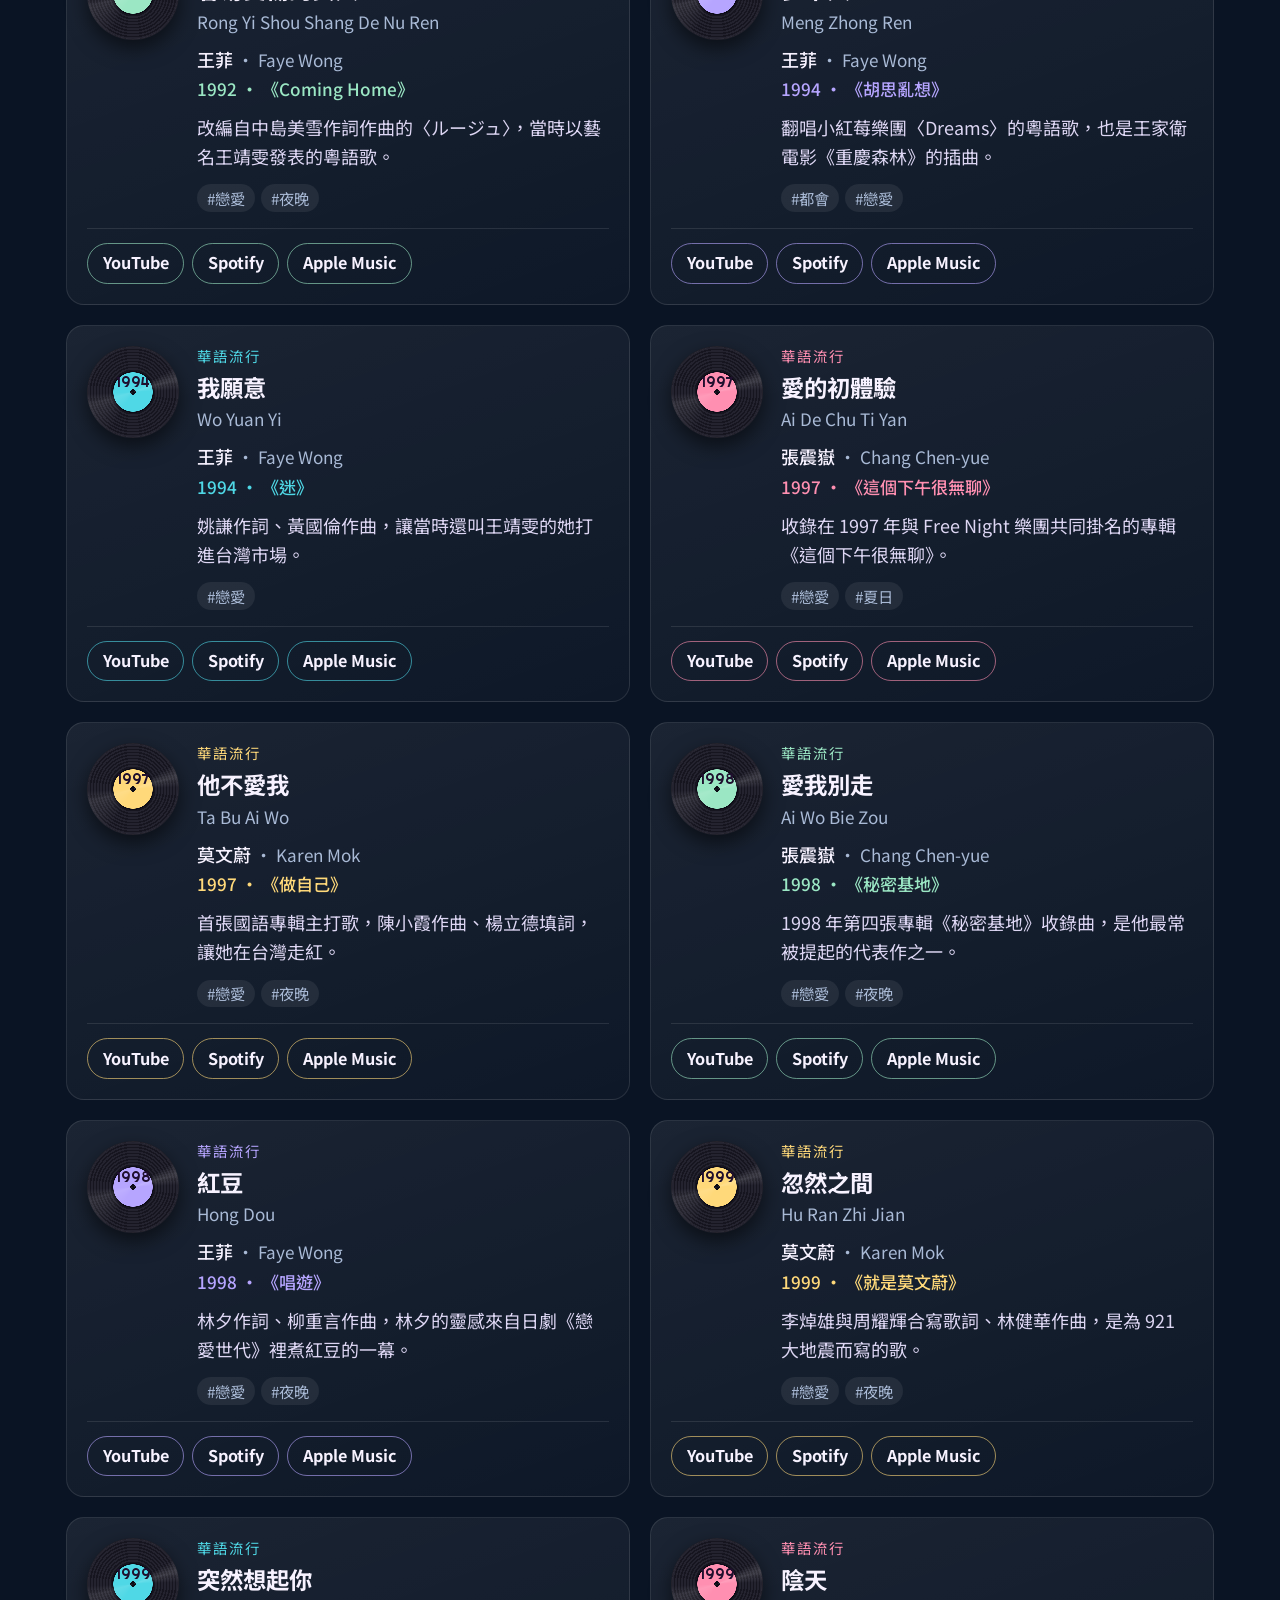
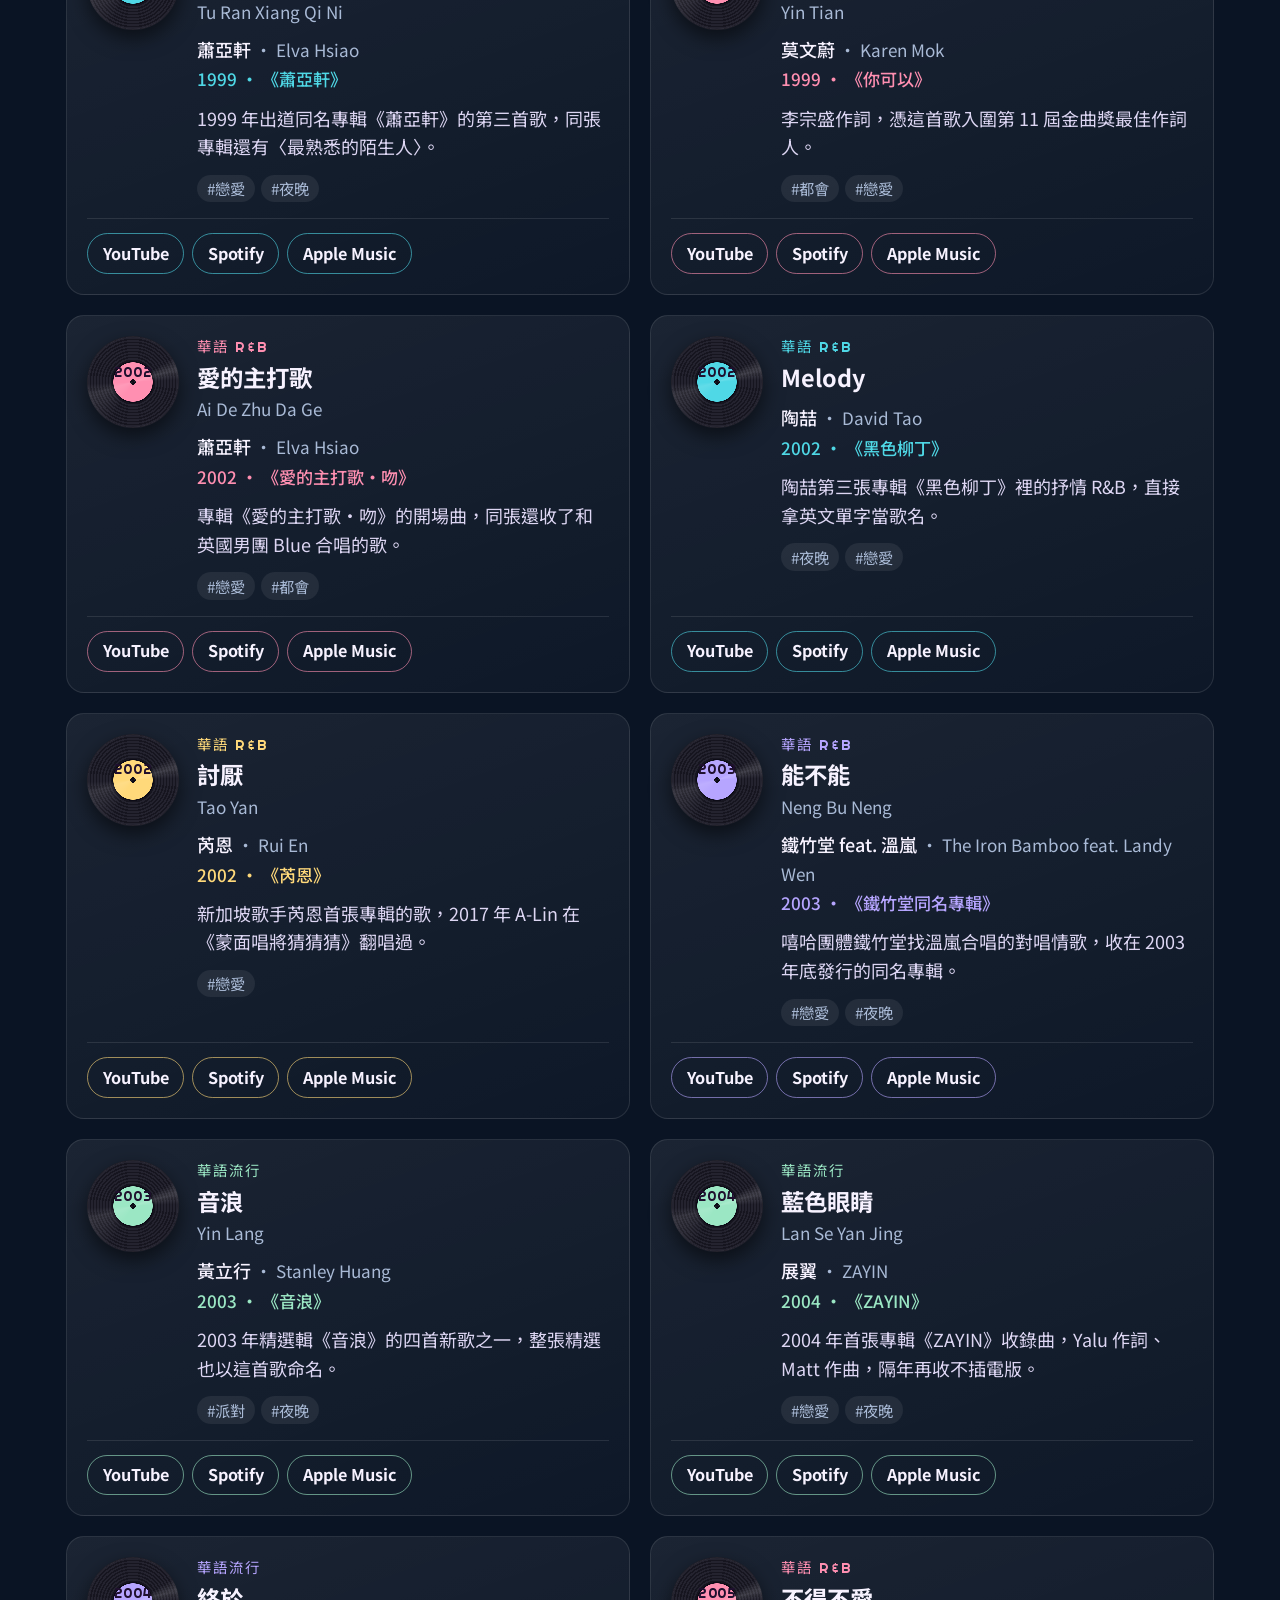
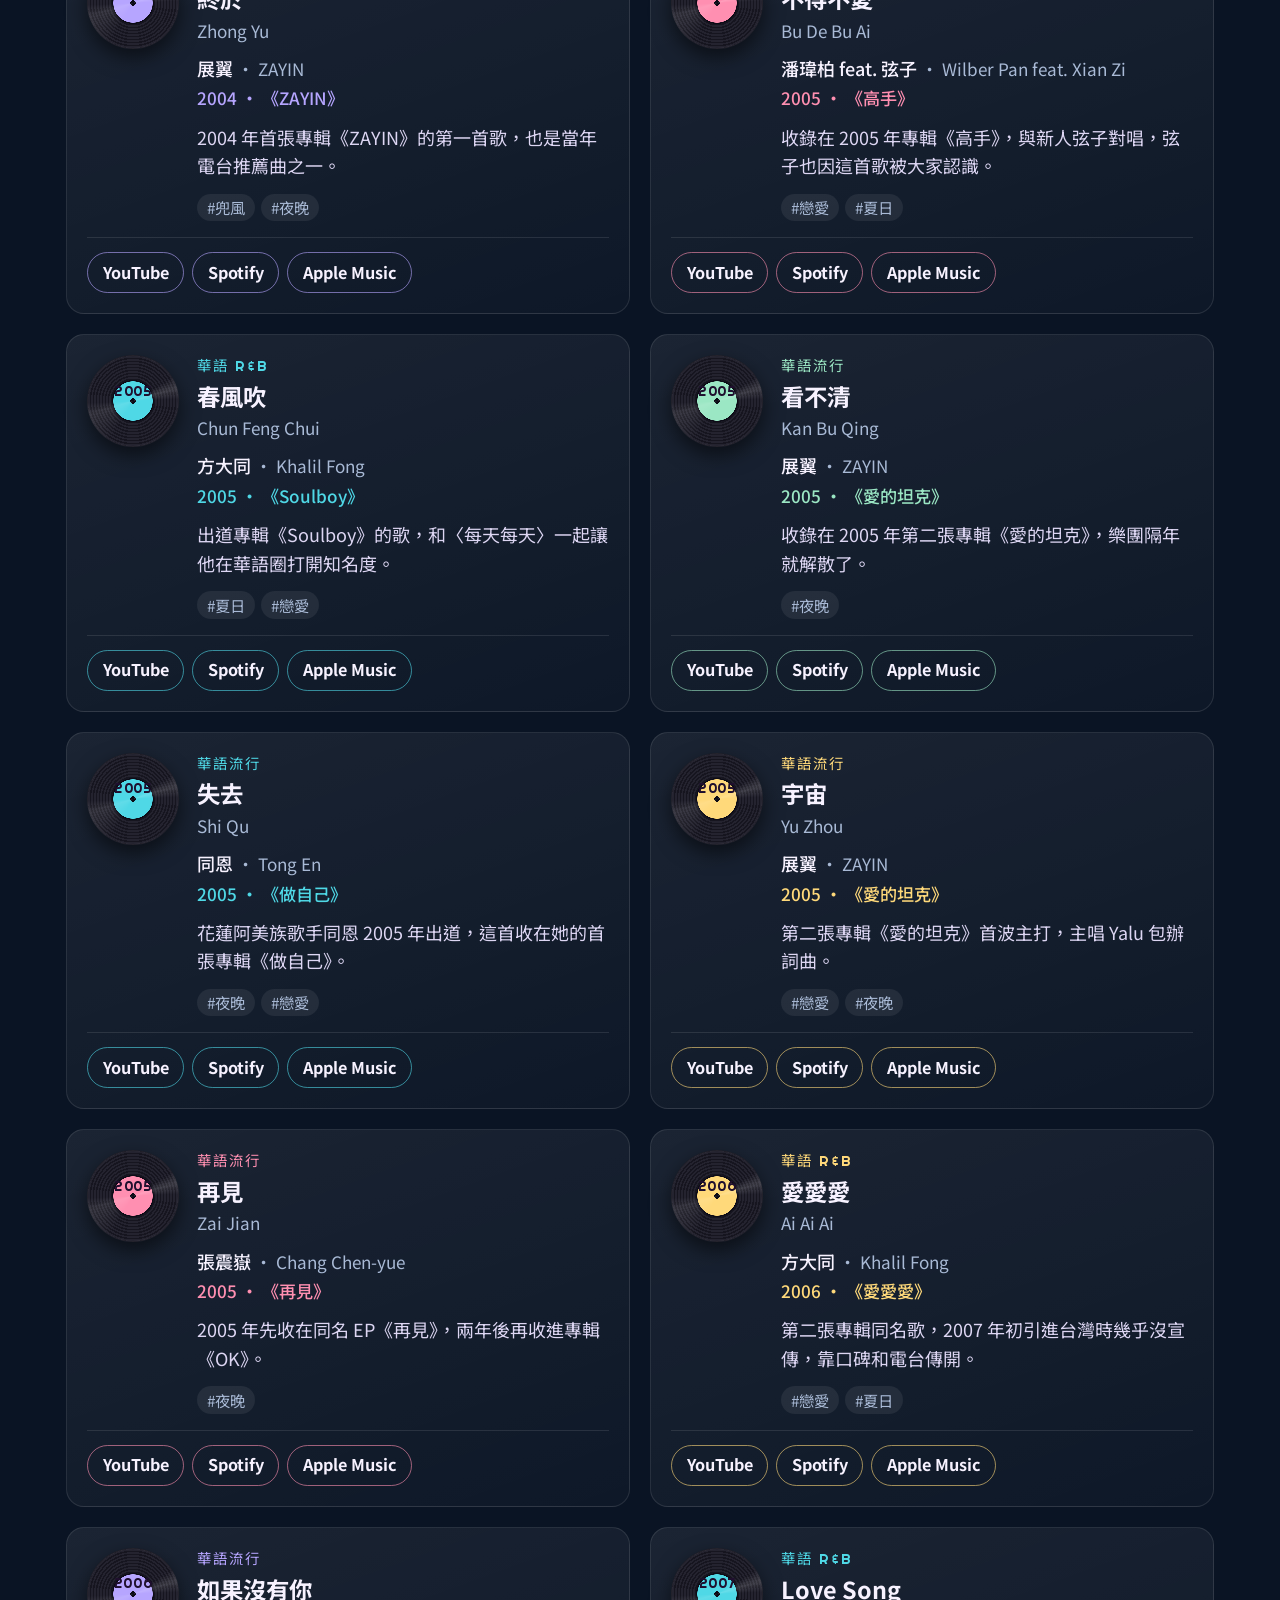
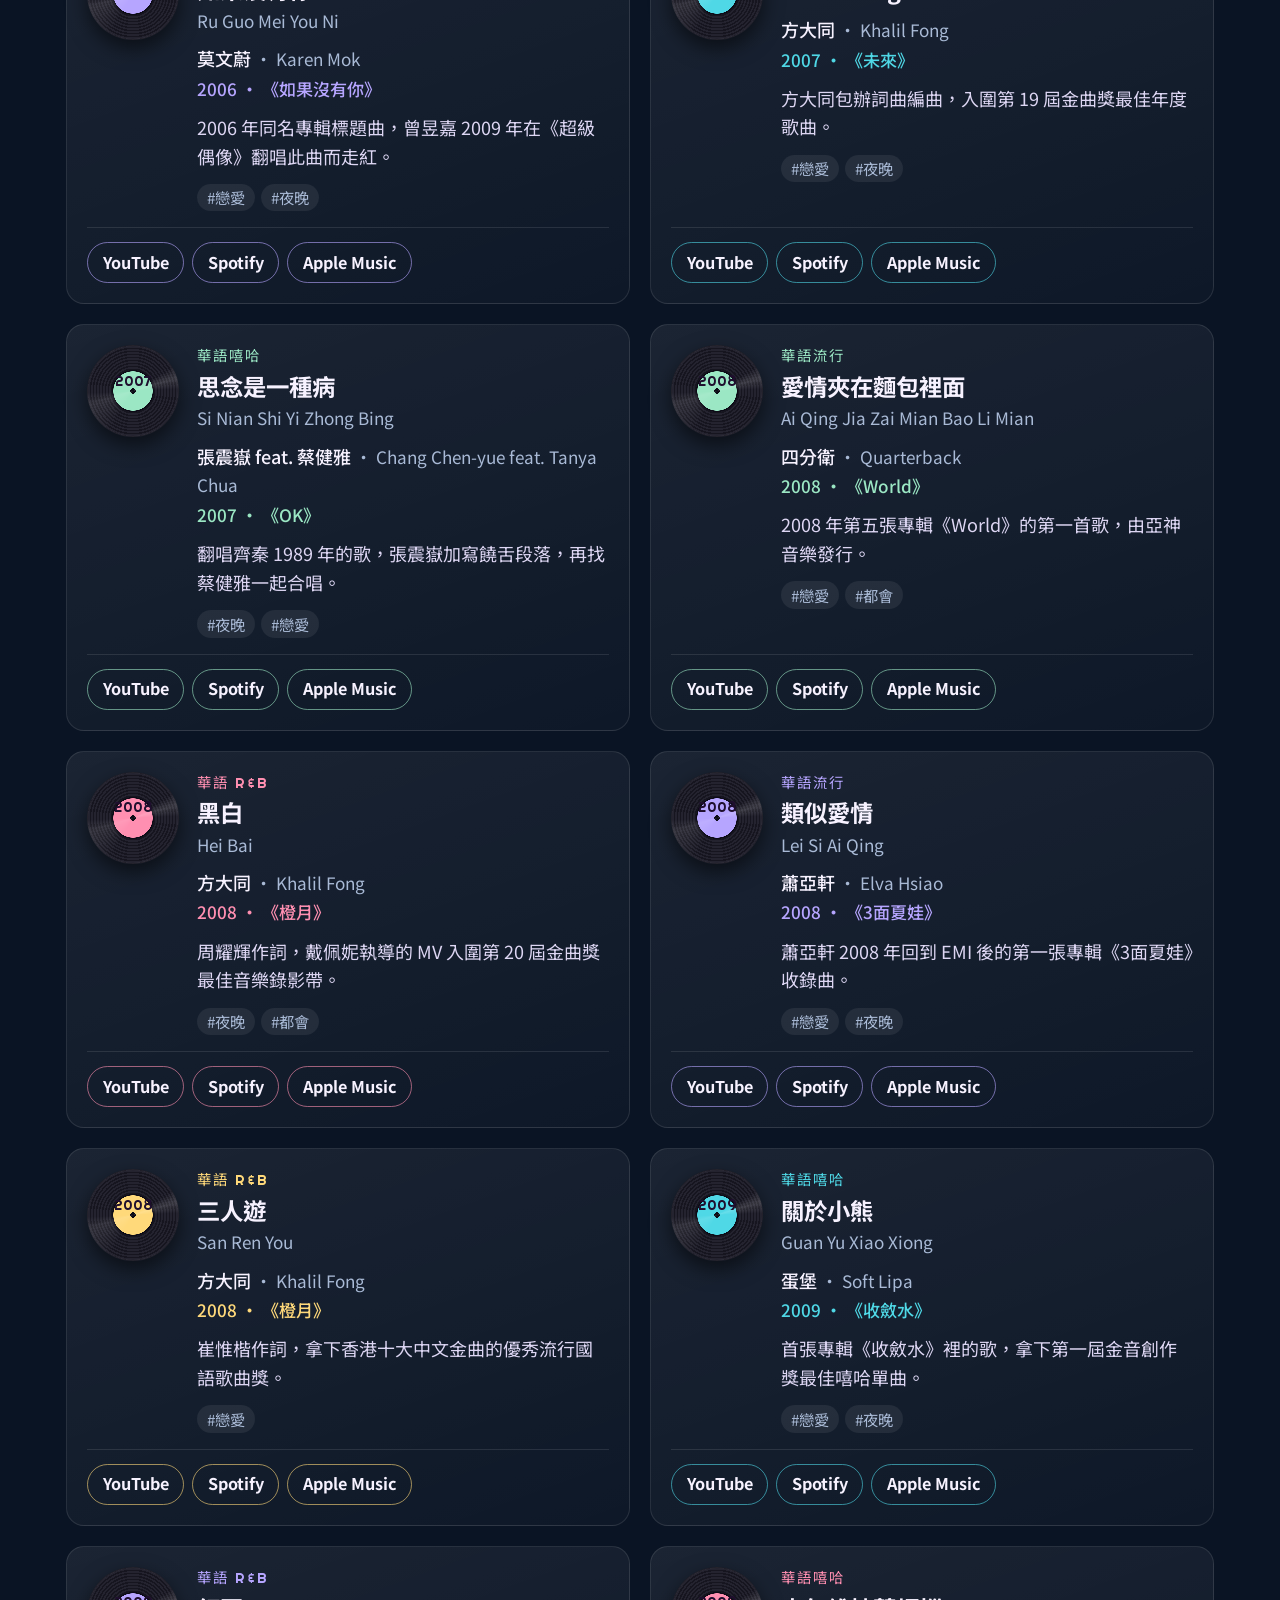
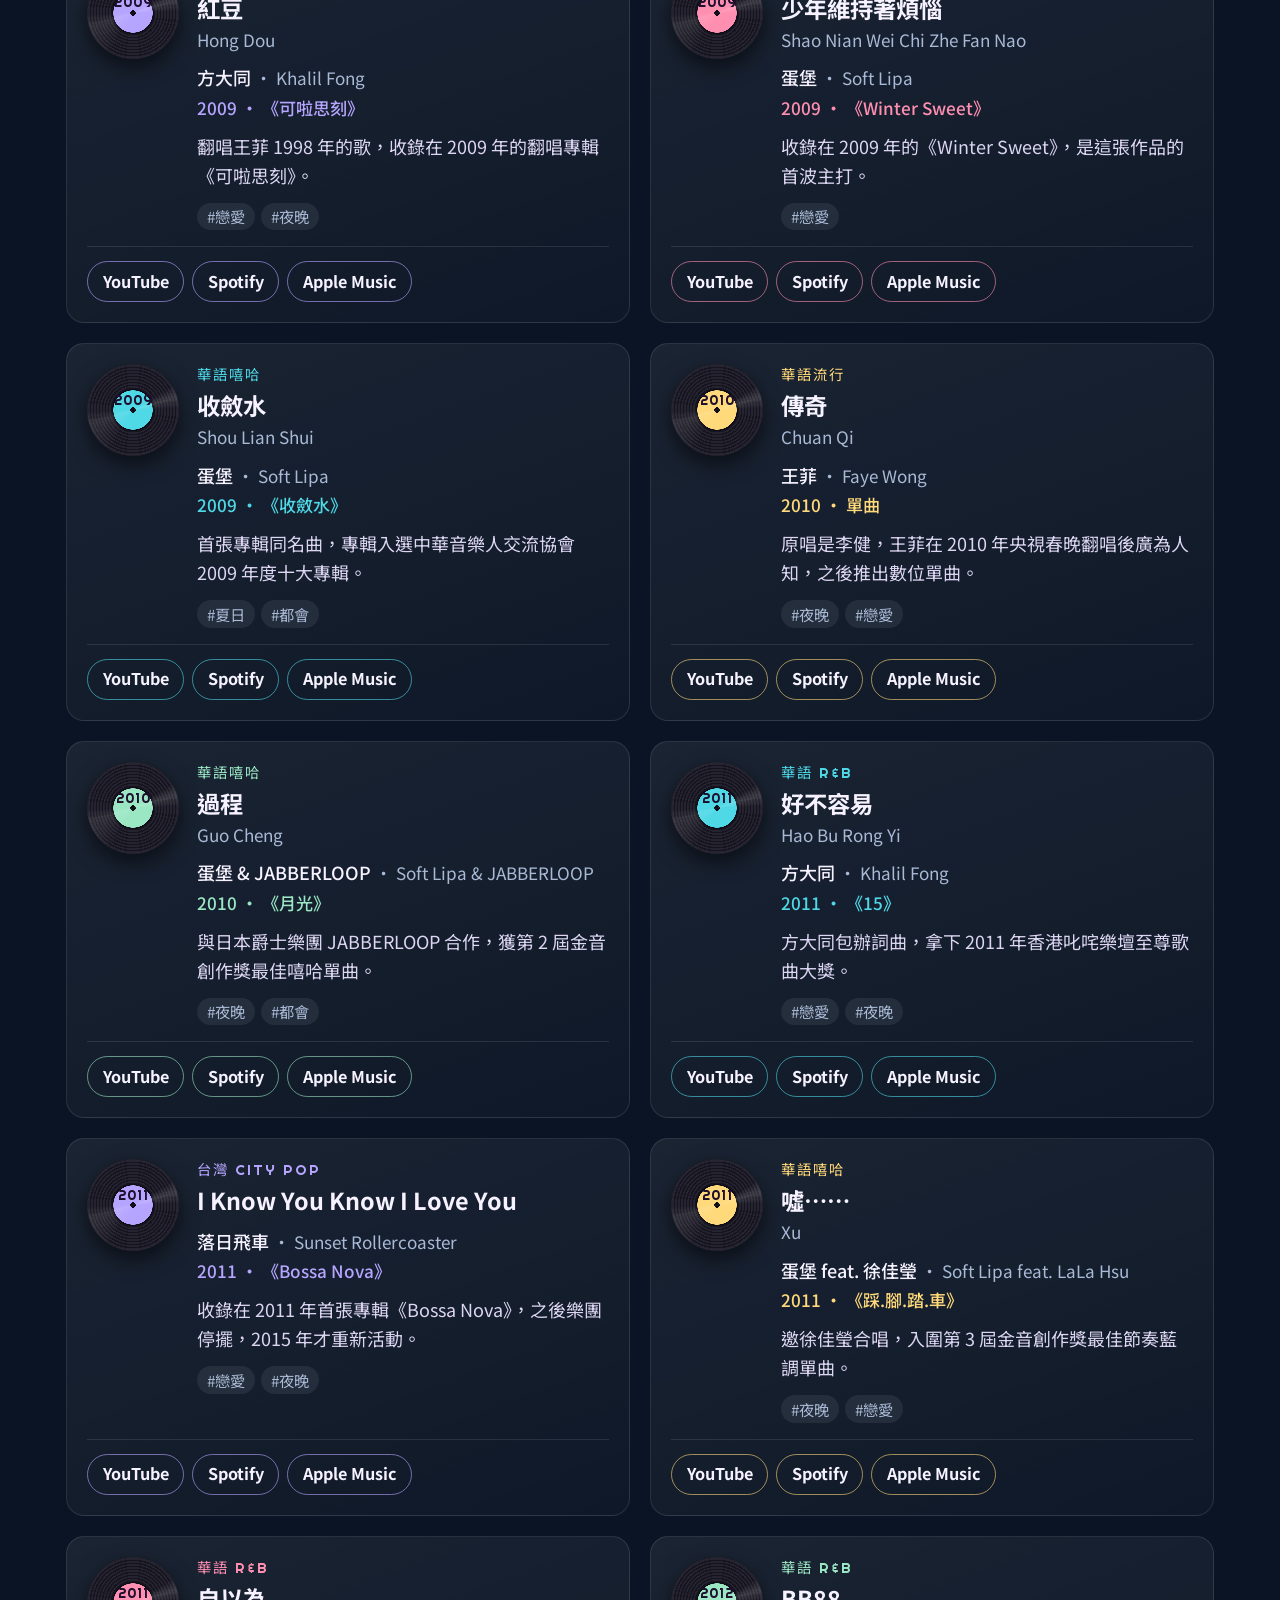
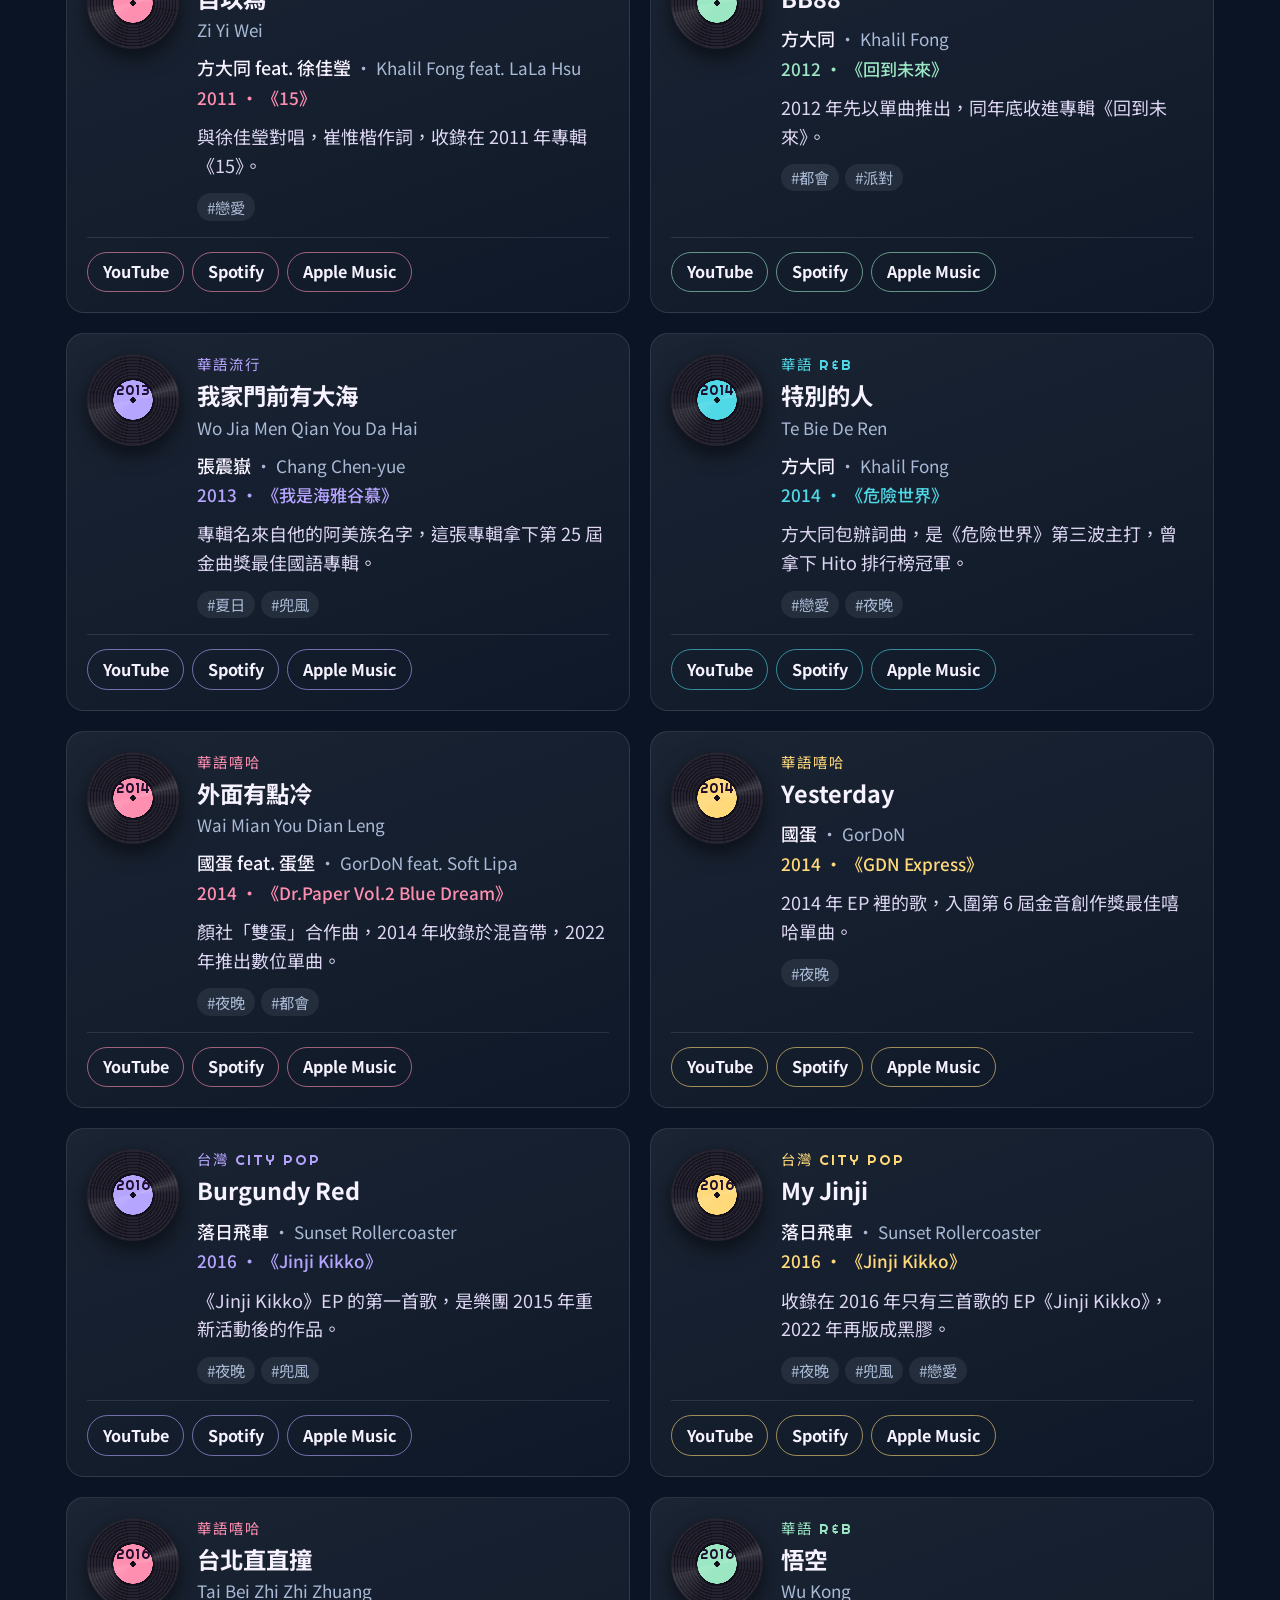
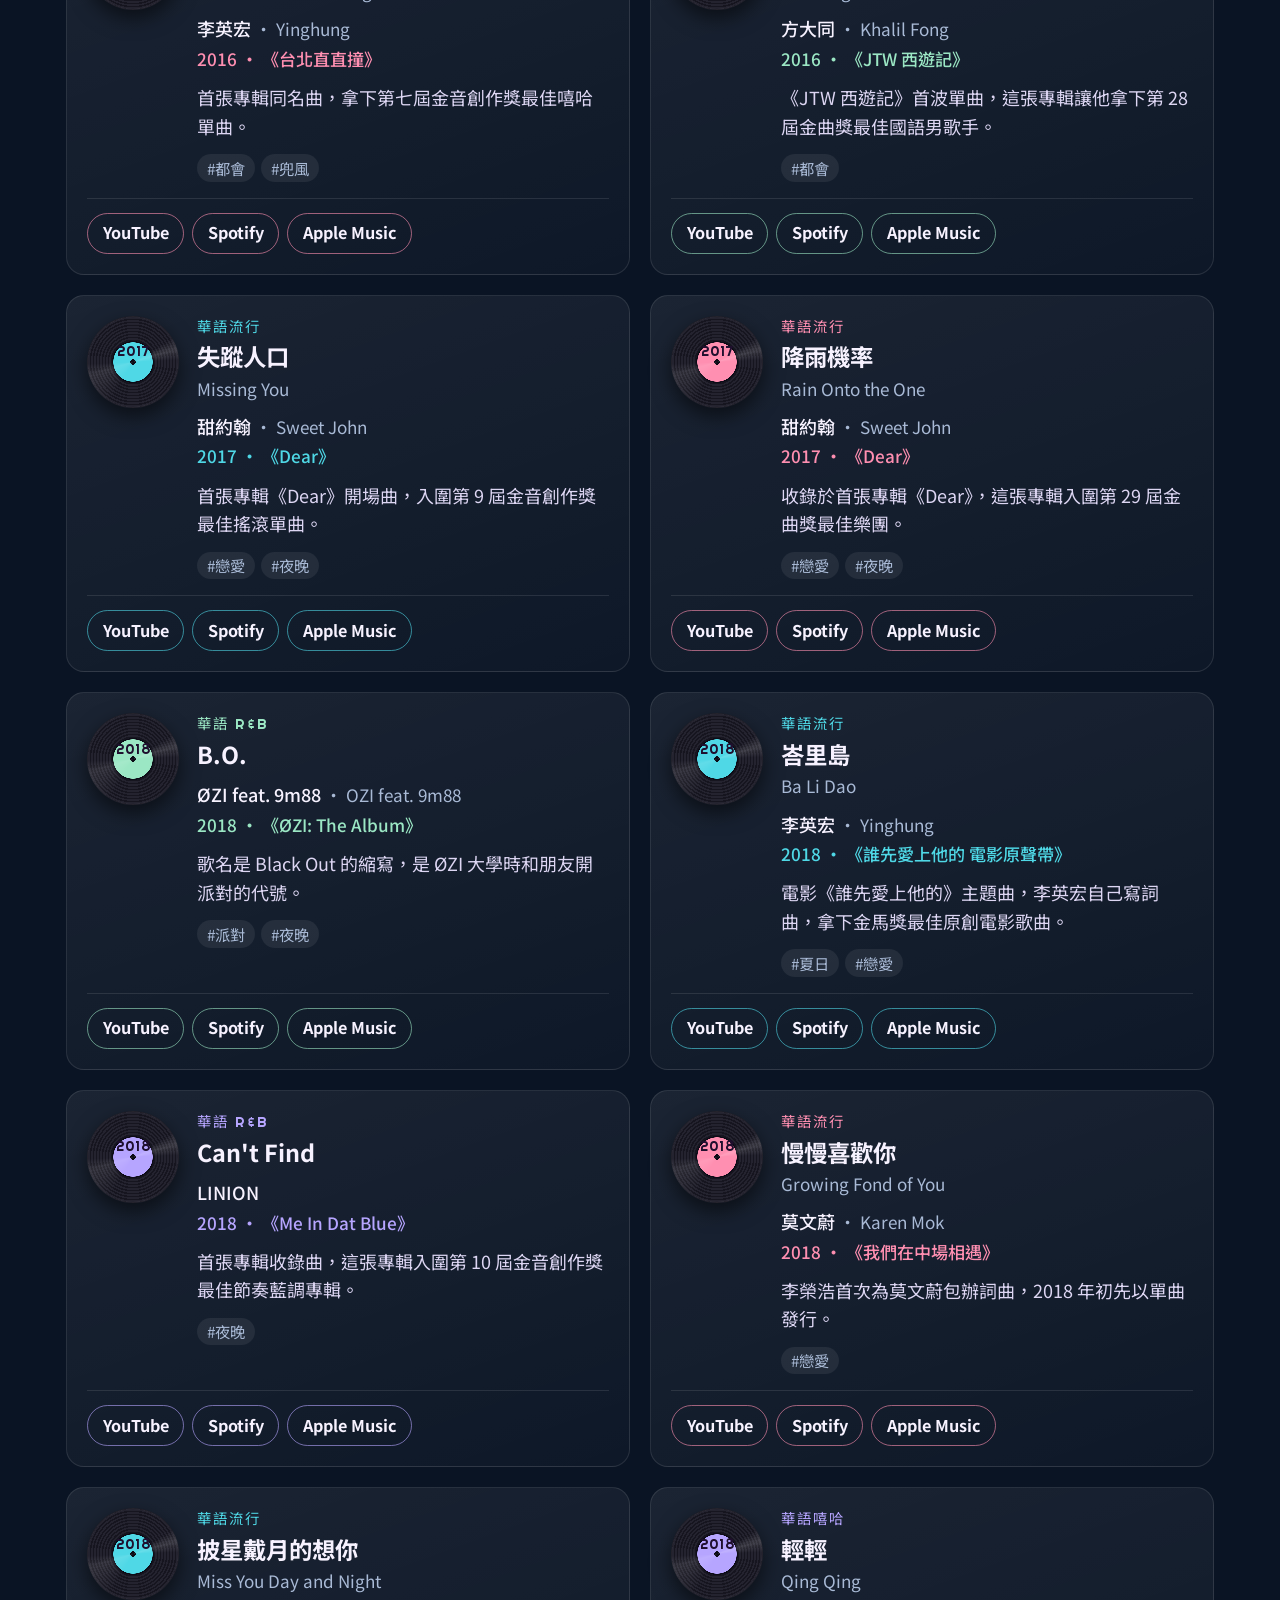
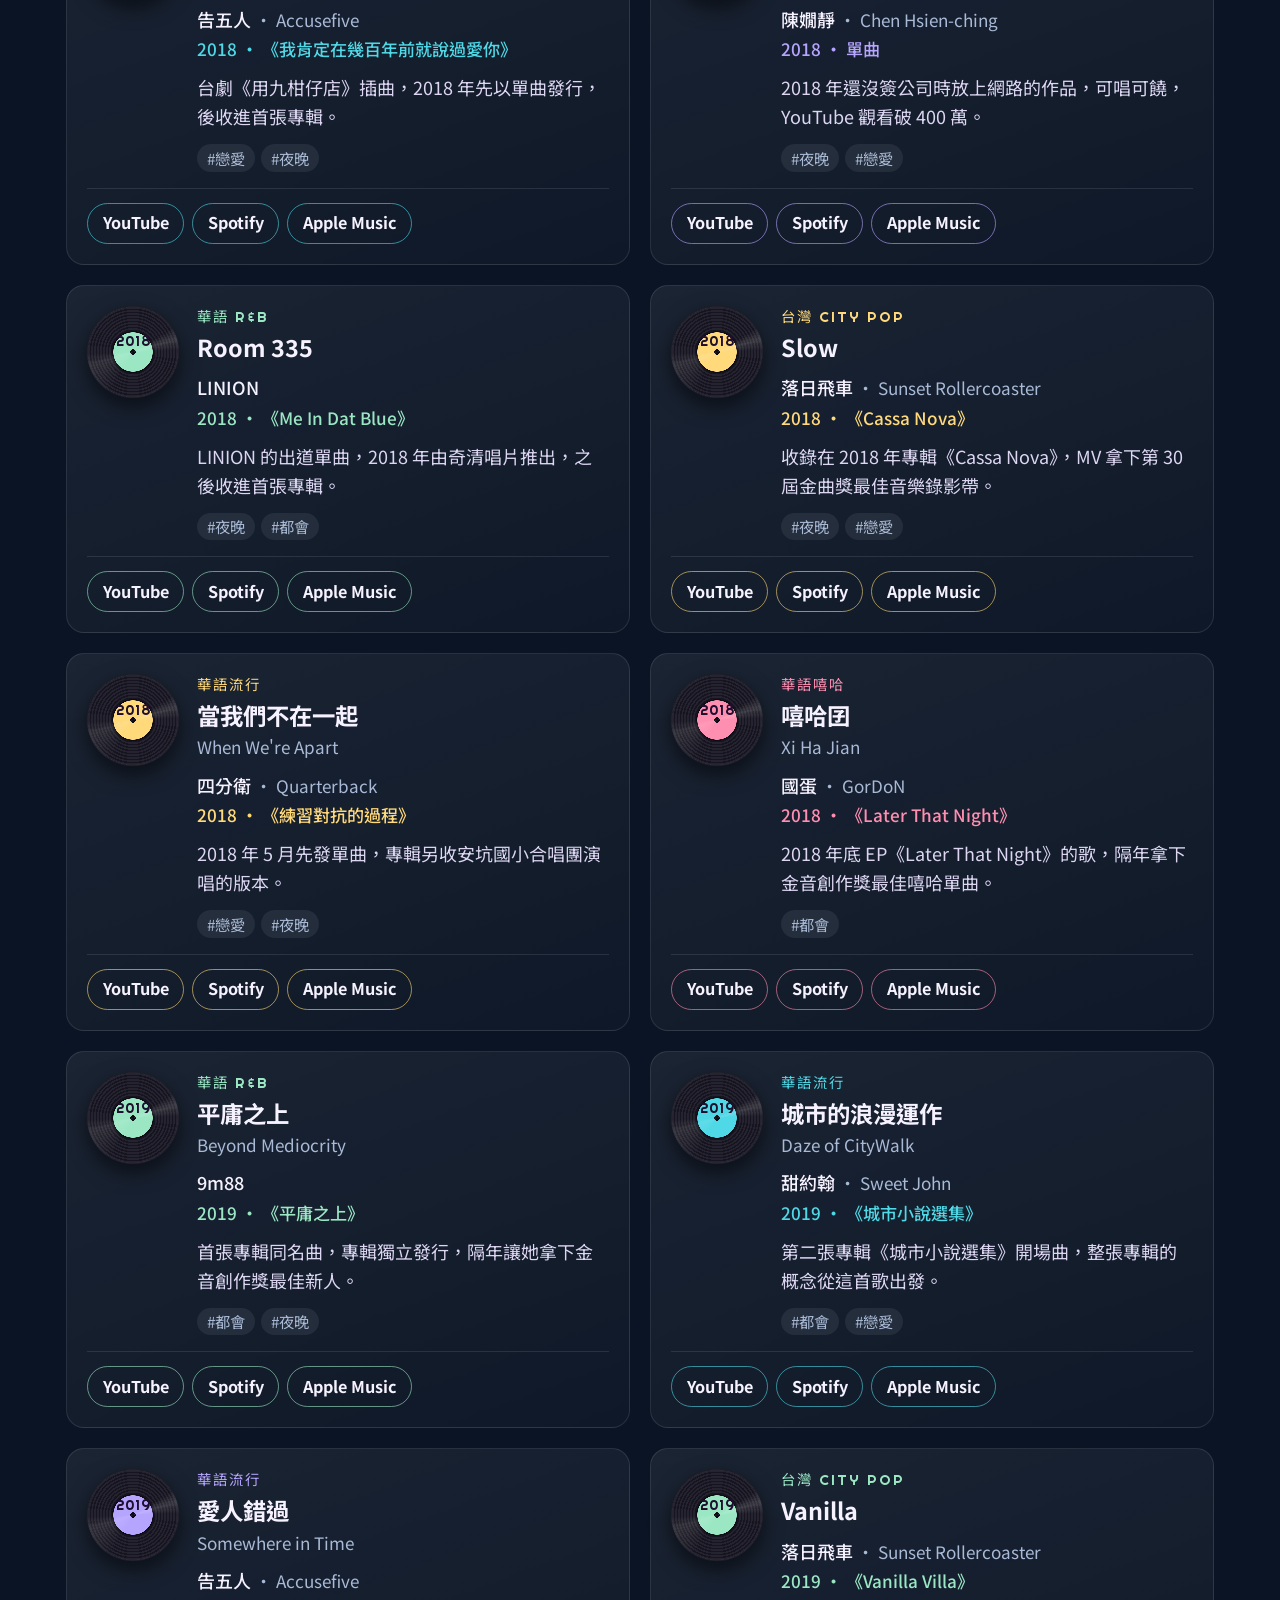
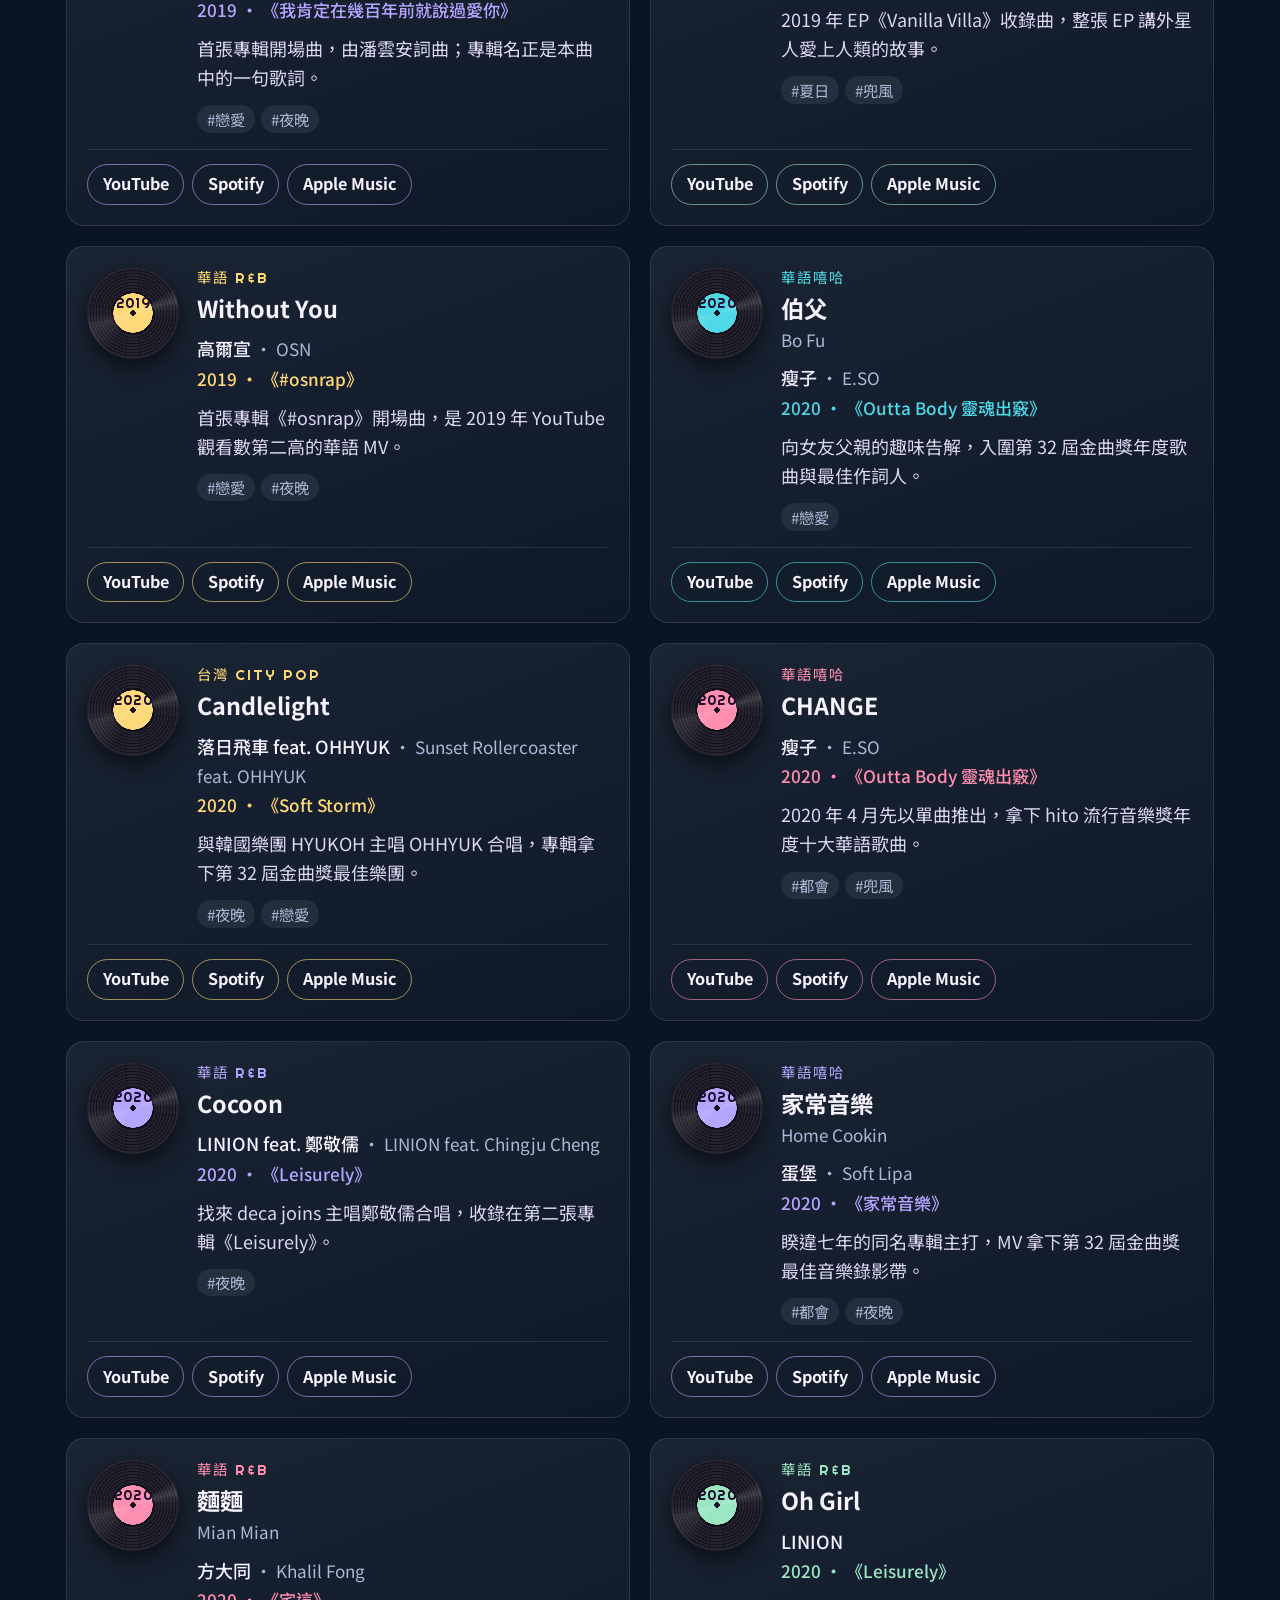
<file: taipei-image/index.html>
<!doctype html>
<html lang="zh-Hant">
<head>
  <meta charset="utf-8">
  <meta name="viewport" content="width=device-width, initial-scale=1">
  <title>TAIPEI IMAGE 台北站｜GROOVE STATION</title>
  <meta name="description" content="TAIPEI IMAGE 台北站：1990 年代到現在的華語流行，台北二十多年來的印象故事，依曲風、氛圍與年代篩選，一鍵到 YouTube、Spotify、Apple Music 收聽。">
  <meta name="theme-color" content="#0a1424">
  <meta property="og:type" content="website">
  <meta property="og:locale" content="zh_TW">
  <meta property="og:site_name" content="GROOVE STATION">
  <meta property="og:title" content="TAIPEI IMAGE 台北站">
  <meta property="og:description" content="從 KTV 包廂到 Live House，台北二十多年來的印象故事，一鍵收聽。">
  <meta property="og:url" content="https://ginichang1214.github.io/ginimusic-collection/taipei-image/">
  <meta property="og:image" content="https://ginichang1214.github.io/ginimusic-collection/taipei-image/og-image.png">
  <meta property="og:image:width" content="1200">
  <meta property="og:image:height" content="630">
  <meta property="og:image:alt" content="TAIPEI IMAGE 台北站：藍色時刻的台北 101 與高架捷運">
  <meta name="twitter:card" content="summary_large_image">
  <link rel="icon" href="data:image/svg+xml,%3Csvg xmlns='http://www.w3.org/2000/svg' viewBox='0 0 100 100'%3E%3Ccircle cx='50' cy='50' r='48' fill='%2316151f'/%3E%3Ccircle cx='50' cy='50' r='18' fill='%234fd8e6'/%3E%3Ccircle cx='50' cy='50' r='3' fill='%2316151f'/%3E%3C/svg%3E">
  <link rel="preconnect" href="https://fonts.googleapis.com">
  <link rel="preconnect" href="https://fonts.gstatic.com" crossorigin>
  <link href="https://fonts.googleapis.com/css2?family=Noto+Sans+JP:wght@400;700&family=Noto+Sans+TC:wght@400;500;700&family=Righteous&family=Space+Mono:wght@700&display=swap" rel="stylesheet">
  <link rel="stylesheet" href="../common.css">
  <link rel="stylesheet" href="../station/station.css">
</head>
<body data-line="taipei">
  <header class="hero">
    <!-- 背景和最上面的車站分頁由 ../station/station.js 畫出來 -->
    <div class="hero-art" id="hero-art" aria-hidden="true"></div>

    <div class="hero-text">
      <p class="eyebrow">華語 ‧ 流行</p>
      <h1>TAIPEI IMAGE<span>台北站</span></h1>
      <p class="lead">從 KTV 包廂到 Live House，台北二十多年來的印象故事。</p>
      <p class="stats" id="stats"></p>
      <button class="btn-shuffle" id="shuffle" type="button">♫ 今晚聽哪首？</button>
    </div>
  </header>

  <!-- 本站時刻表：到站廣播、翻牌看板、下一站 -->
  <section class="timetable" id="timetable" aria-label="本站時刻表"></section>

  <nav class="controls" aria-label="篩選曲目">
    <div class="controls-inner">
      <label class="search">
        <span class="visually-hidden">搜尋</span>
        <input id="search" type="search" placeholder="搜尋歌名、歌手或專輯…" autocomplete="off">
      </label>
      <label class="sort">
        <span class="visually-hidden">排序</span>
        <select id="sort">
          <option value="year-asc">年份：舊 → 新</option>
          <option value="year-desc">年份：新 → 舊</option>
          <option value="artist">依歌手</option>
        </select>
      </label>
      <div class="filters" id="filters"></div>
    </div>
  </nav>

  <main>
    <p class="count" id="count" aria-live="polite"></p>
    <ul class="grid" id="grid"></ul>
    <p class="empty" id="empty" hidden>找不到符合的歌曲，換個關鍵字或氛圍試試？</p>
    <noscript><p class="empty">這個網站需要開啟 JavaScript 才能顯示曲目。</p></noscript>
  </main>

  <footer id="footer">
    <p>曲目資訊整理自公開資料。連結會開到各平台的歌曲或搜尋頁，本站不提供音檔。</p>
  </footer>

  <script src="../tracks.js"></script>
  <script src="../lines.js"></script>
  <script src="../common.js"></script>
  <script src="../station/station.js"></script>
  <!-- 訪客統計（GoatCounter，不用 cookie）：https://ginichang.goatcounter.com -->
  <script data-goatcounter="https://ginichang.goatcounter.com/count" async src="//gc.zgo.at/count.js"></script>
</body>
</html>
</file>
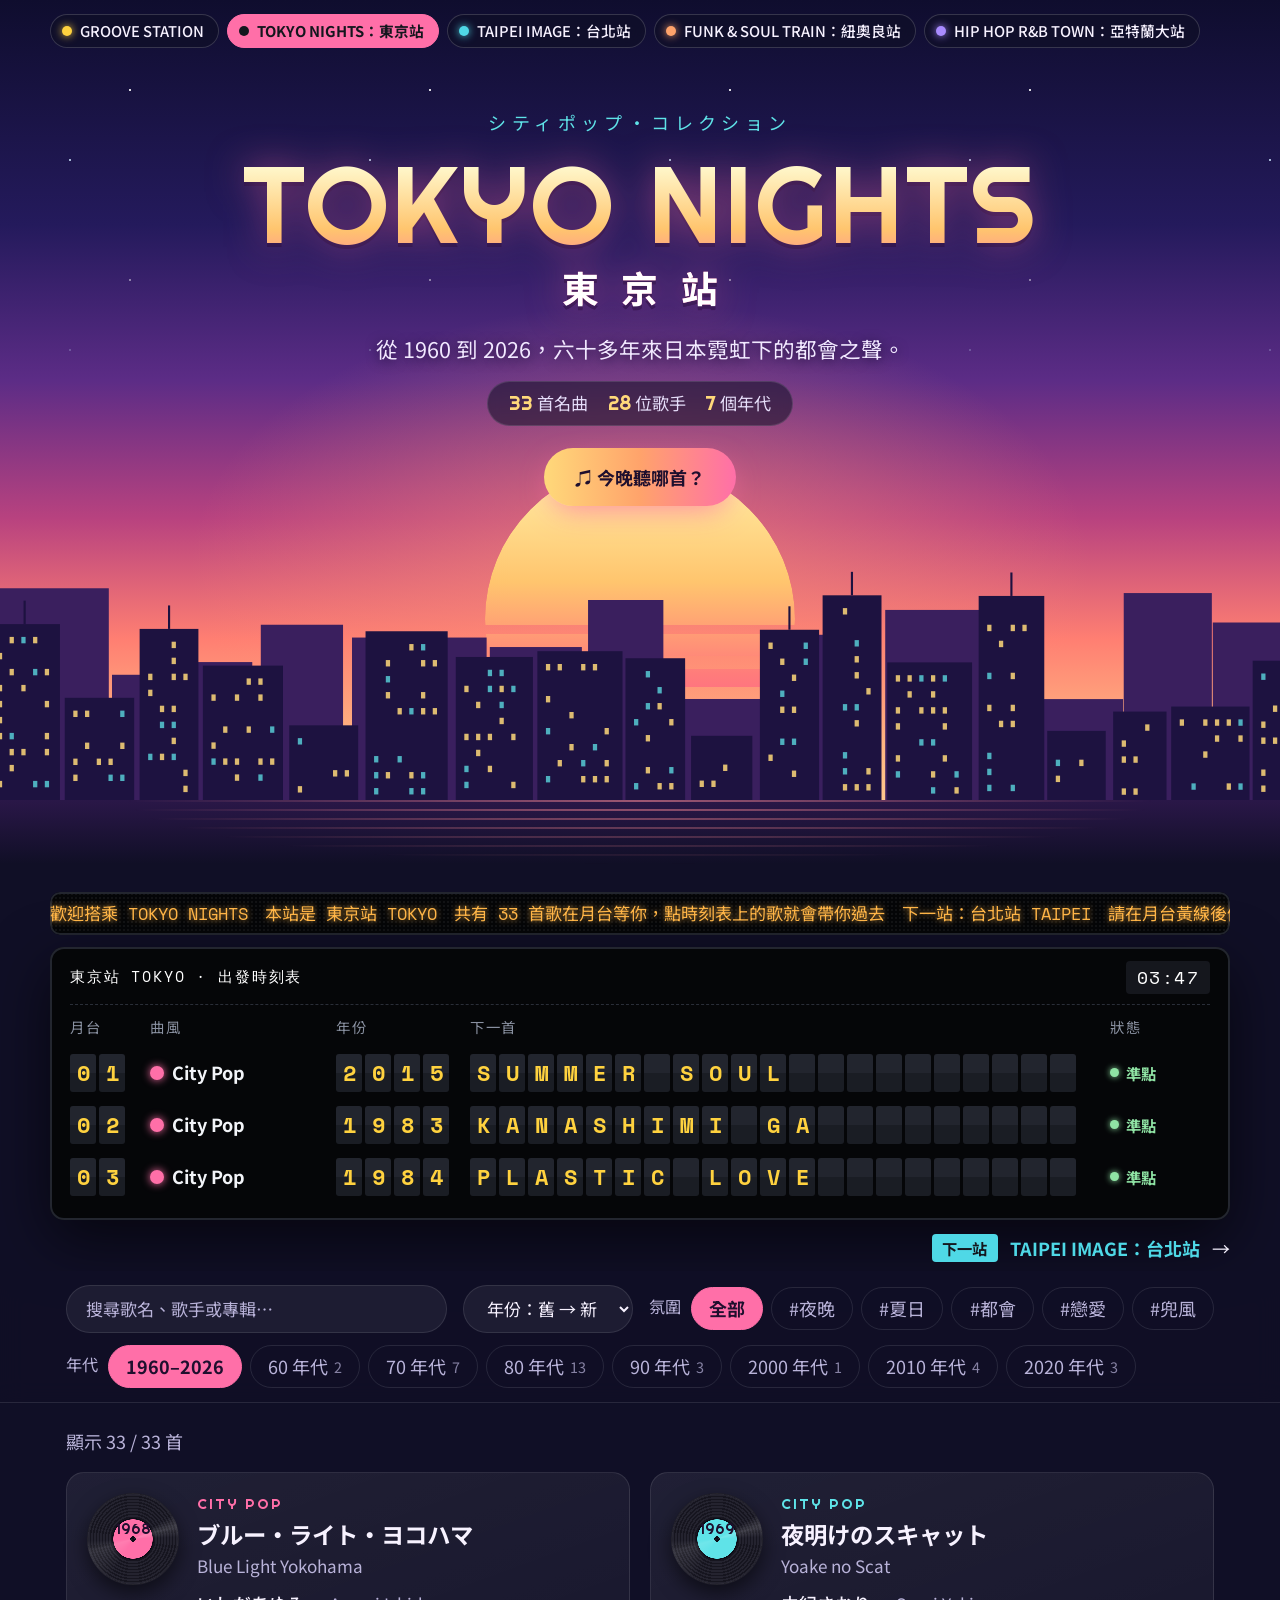
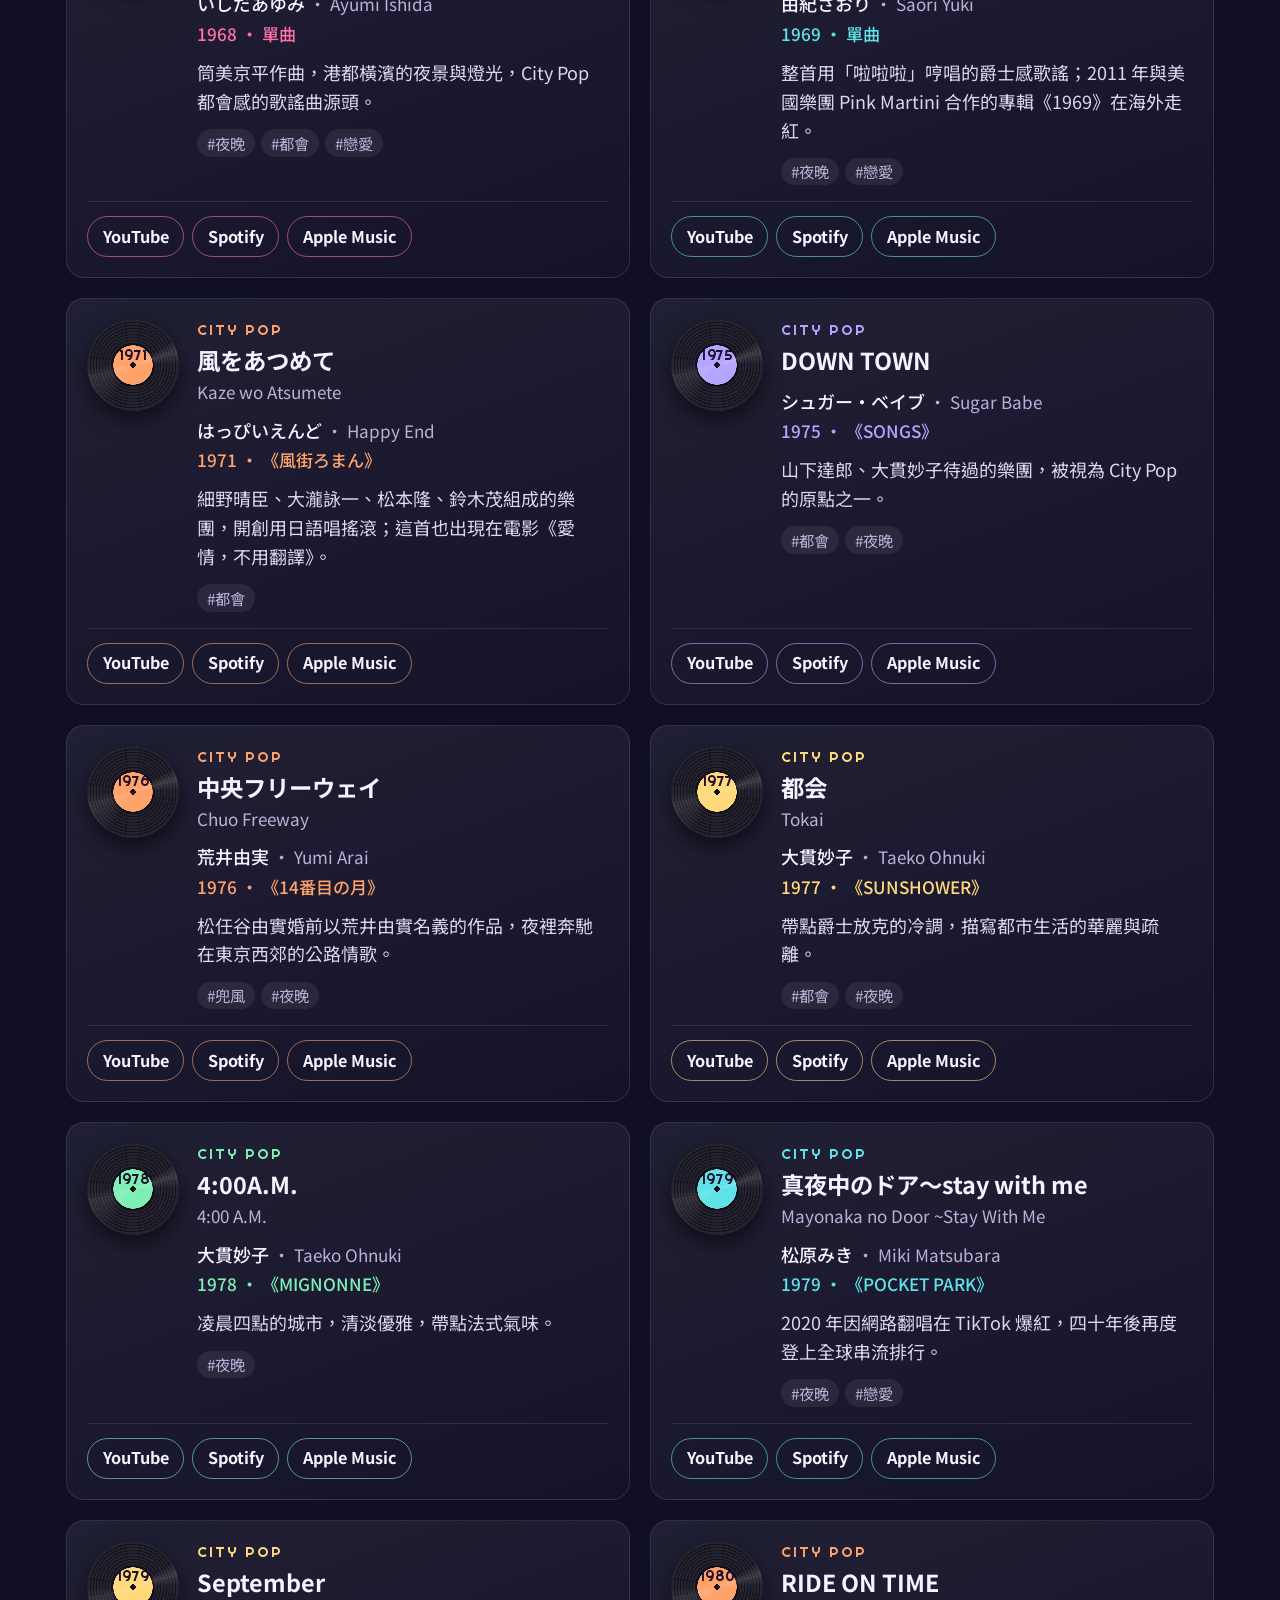
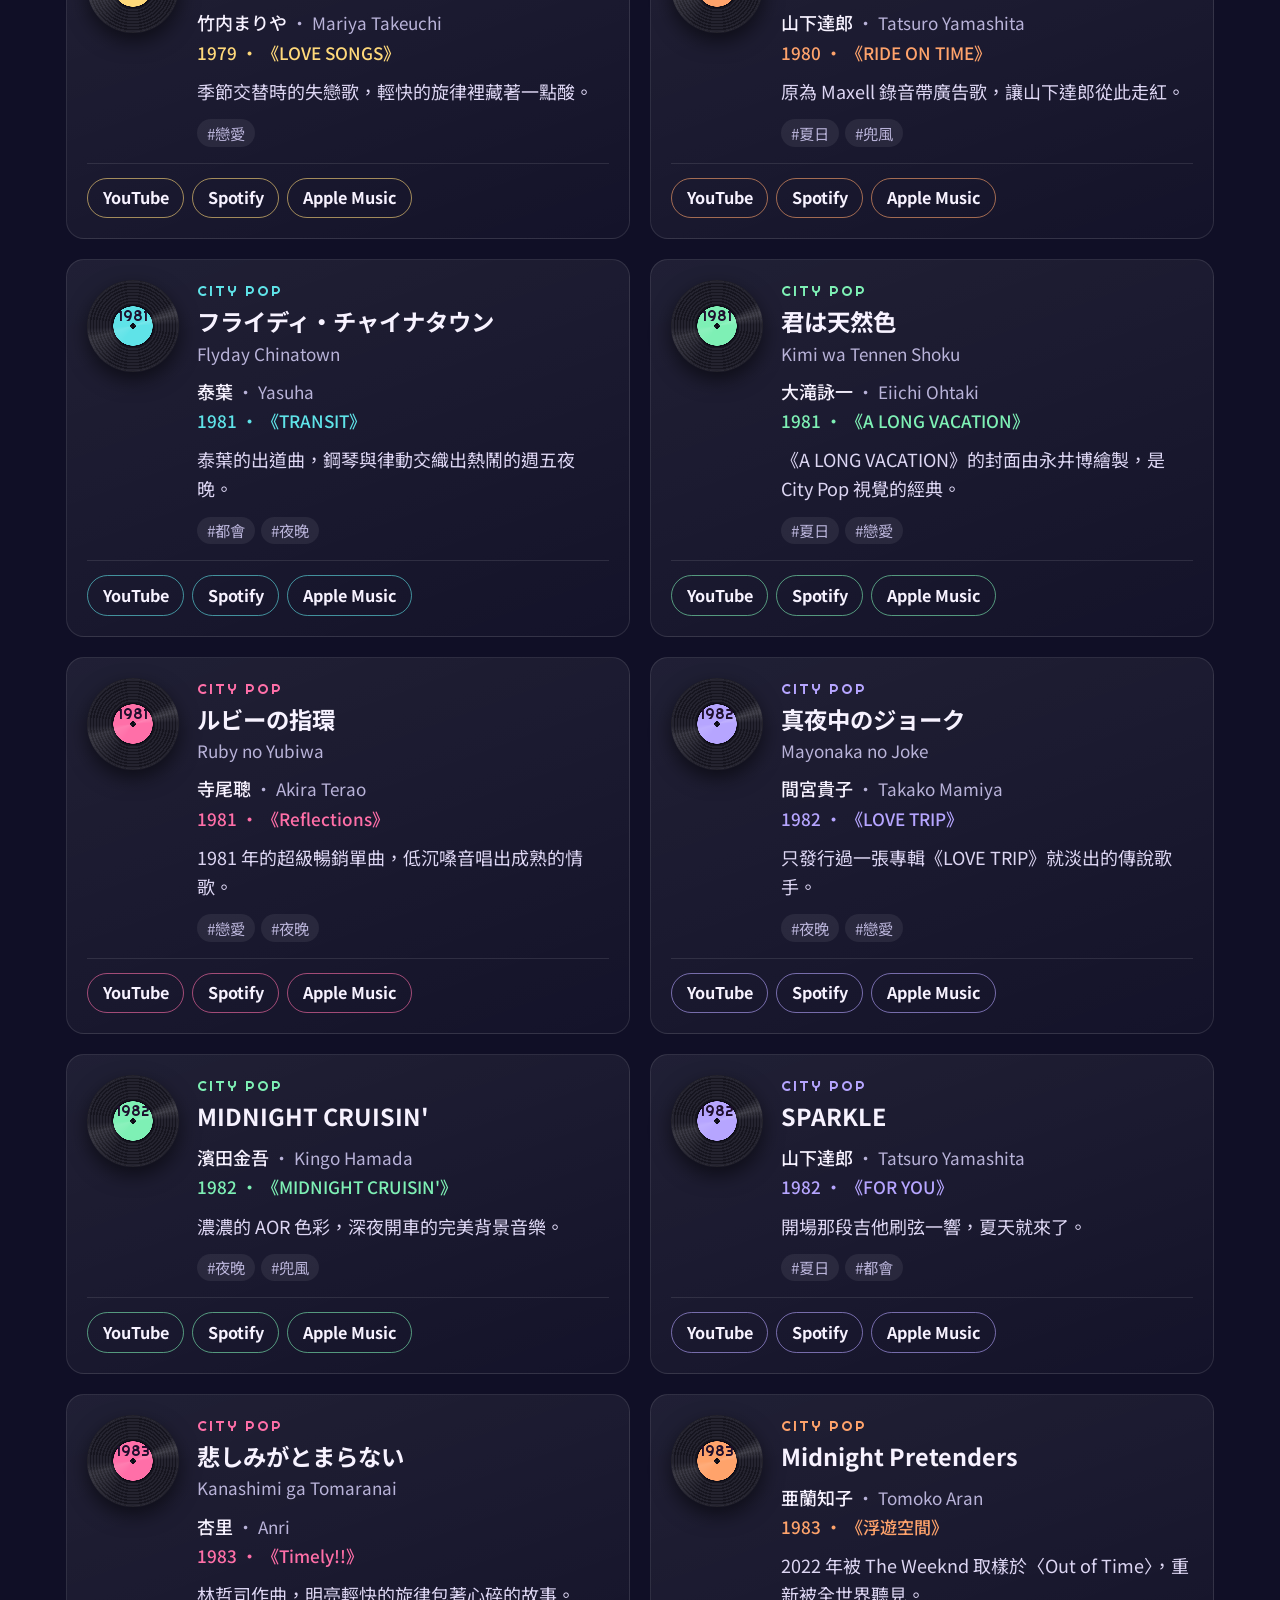
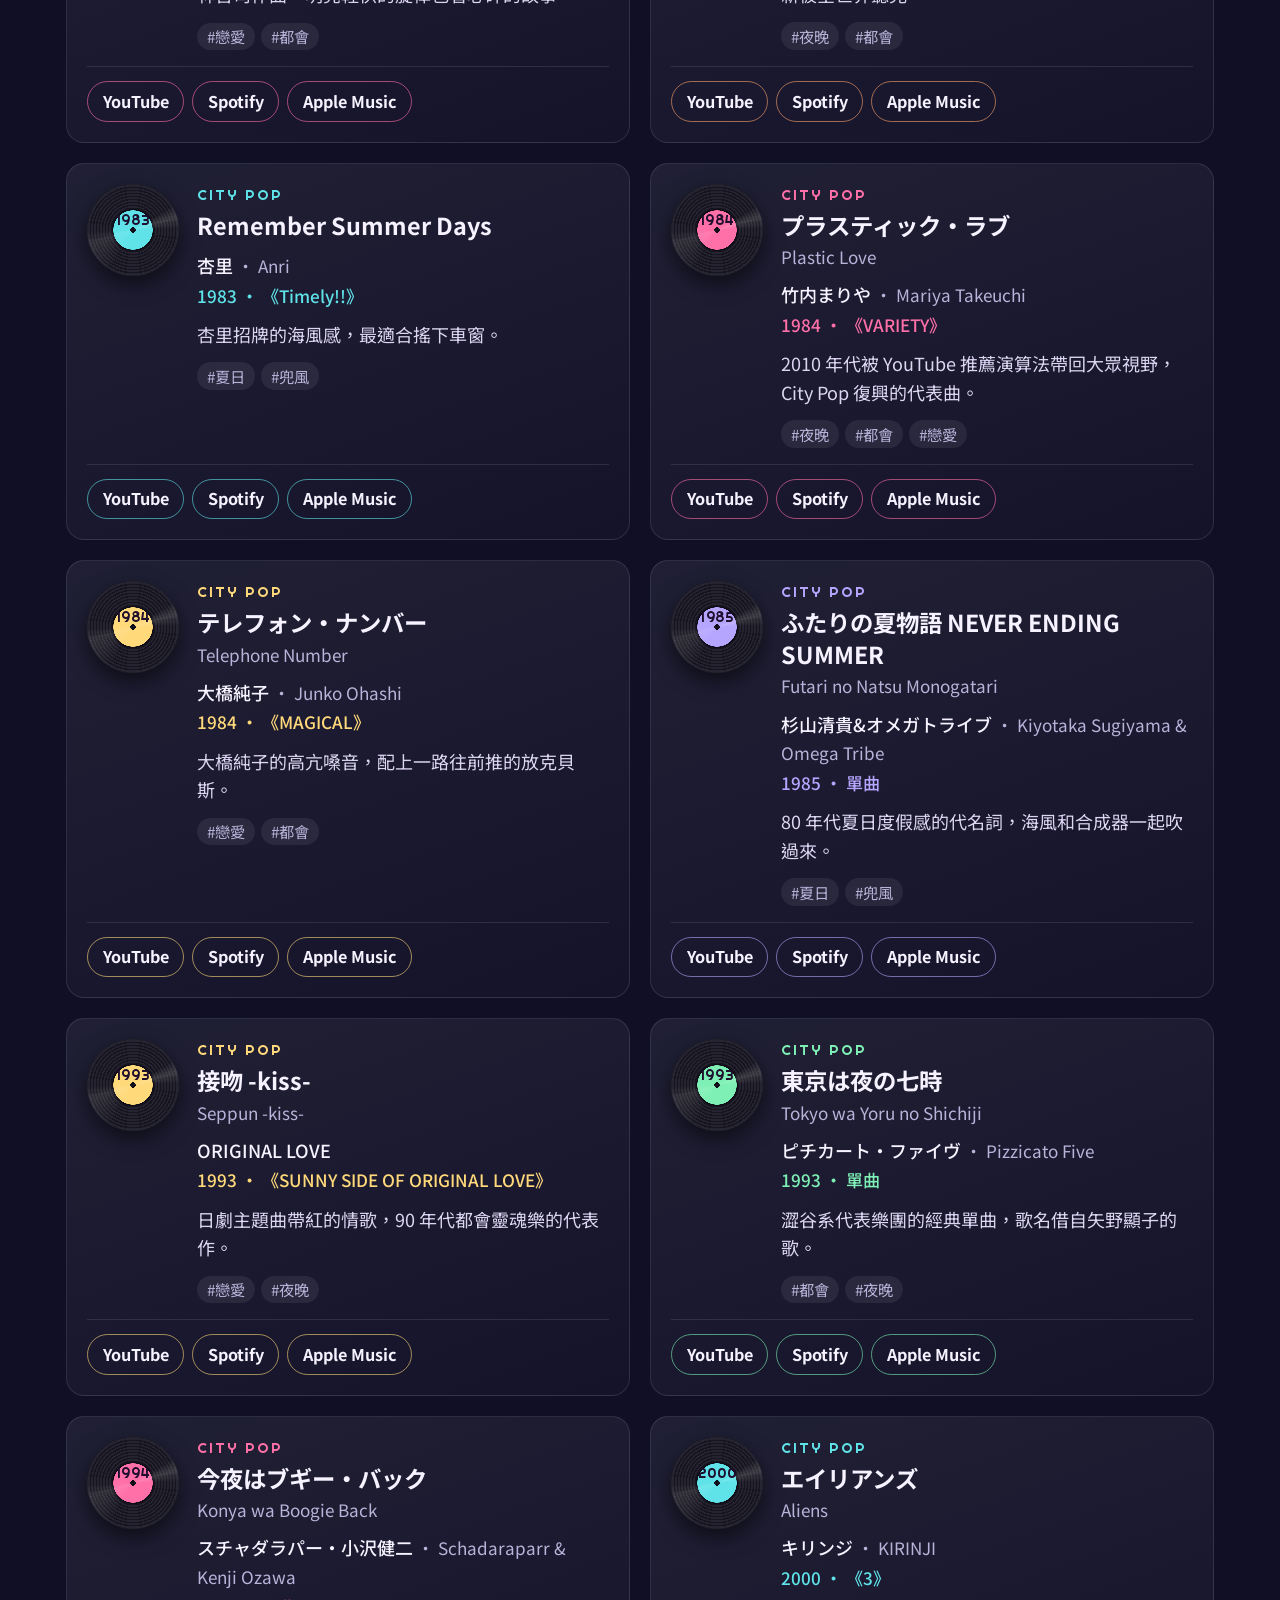
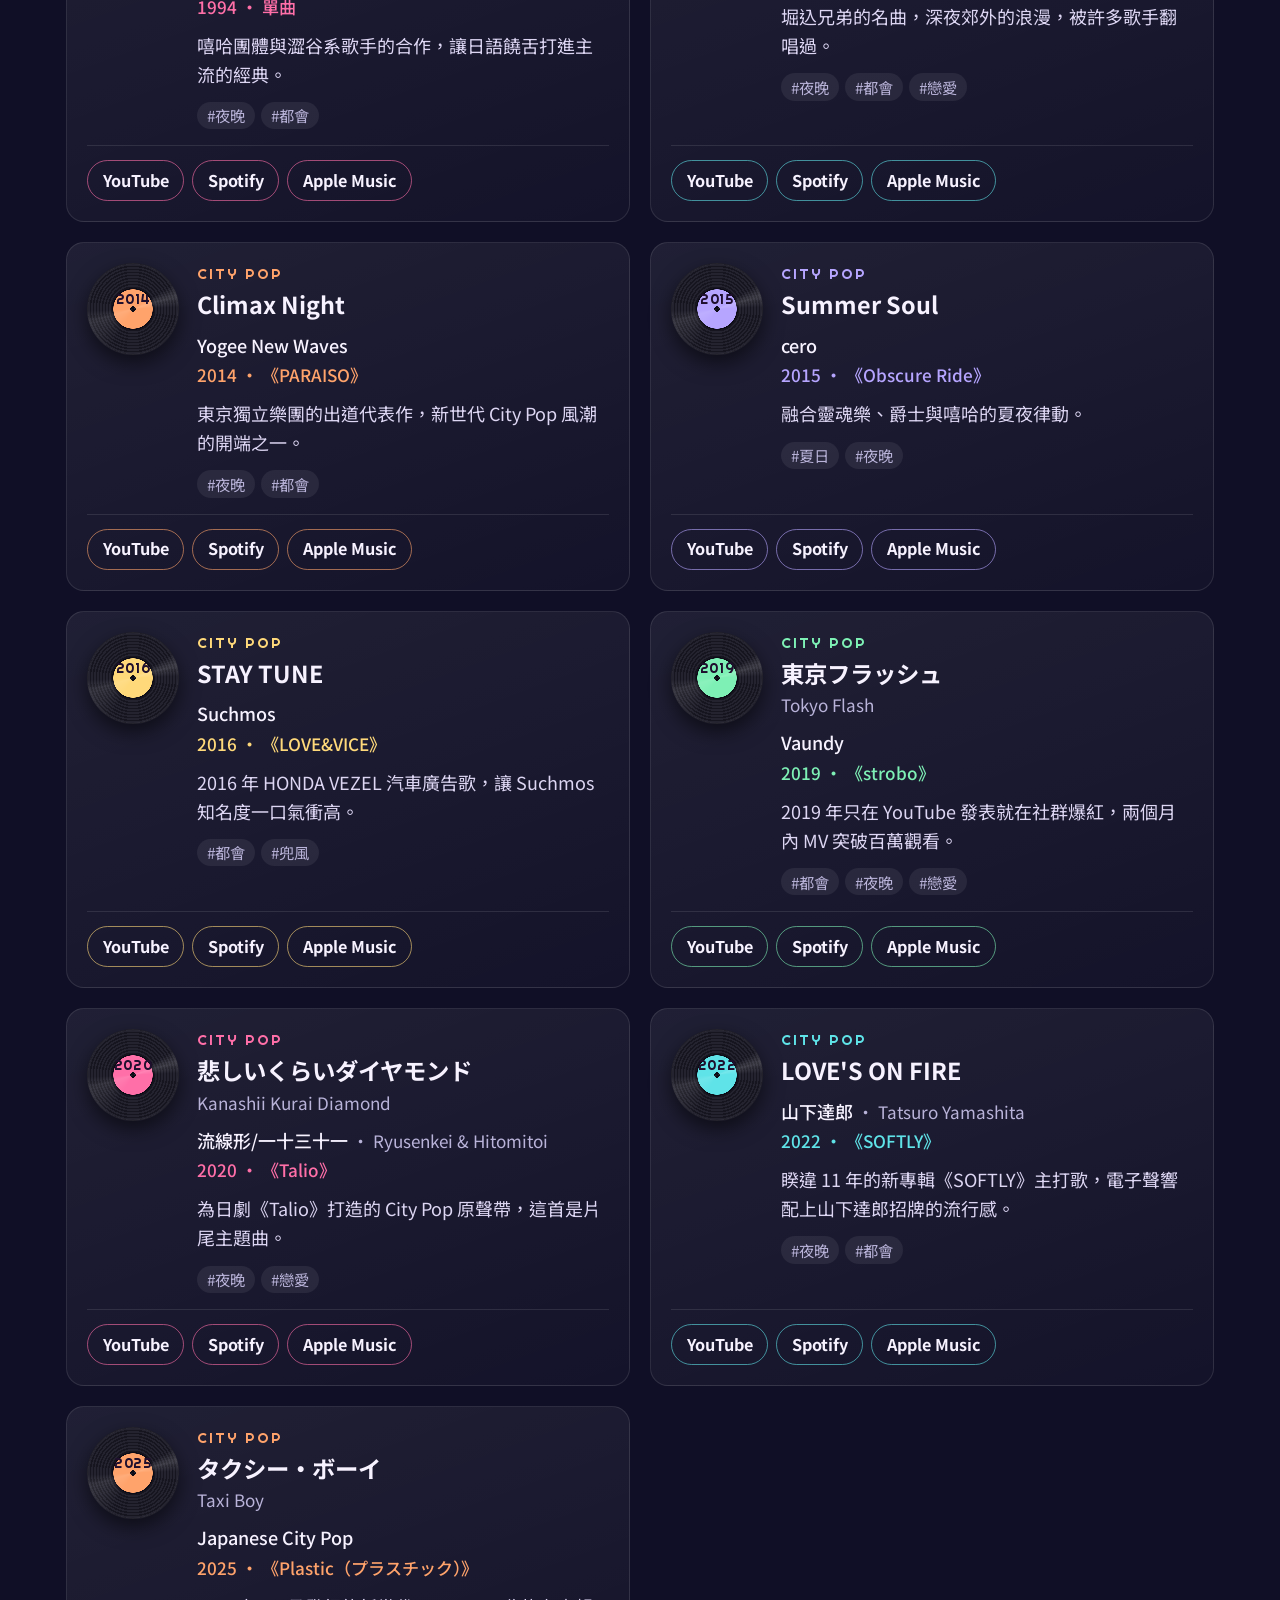
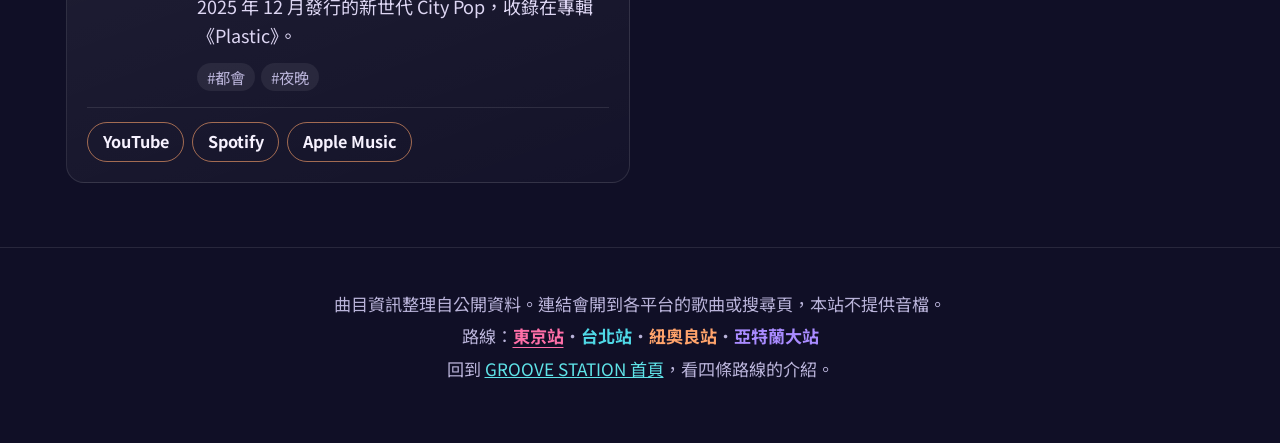
<file: tokyo-nights/index.html>
<!doctype html>
<html lang="zh-Hant">
<head>
  <meta charset="utf-8">
  <meta name="viewport" content="width=device-width, initial-scale=1">
  <title>TOKYO NIGHTS 東京站｜GROOVE STATION</title>
  <meta name="description" content="TOKYO NIGHTS 東京站：從 1960 到 2026 的日本 City Pop 名曲，依氛圍與年代篩選，一鍵到 YouTube、Spotify、Apple Music 收聽。">
  <meta name="theme-color" content="#100f26">
  <meta property="og:type" content="website">
  <meta property="og:locale" content="zh_TW">
  <meta property="og:site_name" content="GROOVE STATION">
  <meta property="og:title" content="TOKYO NIGHTS 東京站">
  <meta property="og:description" content="從 1960 到 2026 的日本 City Pop 名曲，依氛圍與年代篩選，一鍵收聽。">
  <meta property="og:url" content="https://ginichang1214.github.io/ginimusic-collection/tokyo-nights/">
  <meta property="og:image" content="https://ginichang1214.github.io/ginimusic-collection/tokyo-nights/og-image.png">
  <meta property="og:image:width" content="1200">
  <meta property="og:image:height" content="630">
  <meta property="og:image:alt" content="TOKYO NIGHTS 東京站：黃昏城市與霓虹夕陽">
  <meta name="twitter:card" content="summary_large_image">
  <link rel="icon" href="data:image/svg+xml,%3Csvg xmlns='http://www.w3.org/2000/svg' viewBox='0 0 100 100'%3E%3Ccircle cx='50' cy='50' r='48' fill='%2316151f'/%3E%3Ccircle cx='50' cy='50' r='18' fill='%23ff6fa8'/%3E%3Ccircle cx='50' cy='50' r='3' fill='%2316151f'/%3E%3C/svg%3E">
  <link rel="preconnect" href="https://fonts.googleapis.com">
  <link rel="preconnect" href="https://fonts.gstatic.com" crossorigin>
  <link href="https://fonts.googleapis.com/css2?family=Noto+Sans+JP:wght@400;700&family=Noto+Sans+TC:wght@400;500;700&family=Righteous&family=Space+Mono:wght@700&display=swap" rel="stylesheet">
  <link rel="stylesheet" href="../common.css">
  <link rel="stylesheet" href="../station/station.css">
</head>
<body data-line="tokyo">
  <header class="hero">
    <!-- 背景和最上面的車站分頁由 ../station/station.js 畫出來 -->
    <div class="hero-art" id="hero-art" aria-hidden="true"></div>

    <div class="hero-text">
      <p class="eyebrow" lang="ja">シティポップ・コレクション</p>
      <h1>TOKYO NIGHTS<span>東京站</span></h1>
      <p class="lead">從 1960 到 2026，六十多年來日本霓虹下的都會之聲。</p>
      <p class="stats" id="stats"></p>
      <button class="btn-shuffle" id="shuffle" type="button">♫ 今晚聽哪首？</button>
    </div>
  </header>

  <!-- 本站時刻表：到站廣播、翻牌看板、下一站 -->
  <section class="timetable" id="timetable" aria-label="本站時刻表"></section>

  <nav class="controls" aria-label="篩選曲目">
    <div class="controls-inner">
      <label class="search">
        <span class="visually-hidden">搜尋</span>
        <input id="search" type="search" placeholder="搜尋歌名、歌手或專輯…" autocomplete="off">
      </label>
      <label class="sort">
        <span class="visually-hidden">排序</span>
        <select id="sort">
          <option value="year-asc">年份：舊 → 新</option>
          <option value="year-desc">年份：新 → 舊</option>
          <option value="artist">依歌手</option>
        </select>
      </label>
      <div class="filters" id="filters"></div>
    </div>
  </nav>

  <main>
    <p class="count" id="count" aria-live="polite"></p>
    <ul class="grid" id="grid"></ul>
    <p class="empty" id="empty" hidden>找不到符合的歌曲，換個關鍵字或氛圍試試？</p>
    <noscript><p class="empty">這個網站需要開啟 JavaScript 才能顯示曲目。</p></noscript>
  </main>

  <footer id="footer">
    <p>曲目資訊整理自公開資料。連結會開到各平台的歌曲或搜尋頁，本站不提供音檔。</p>
  </footer>

  <script src="../tracks.js"></script>
  <script src="../lines.js"></script>
  <script src="../common.js"></script>
  <script src="../station/station.js"></script>
  <!-- 訪客統計（GoatCounter，不用 cookie）：https://ginichang.goatcounter.com -->
  <script data-goatcounter="https://ginichang.goatcounter.com/count" async src="//gc.zgo.at/count.js"></script>
</body>
</html>
</file>
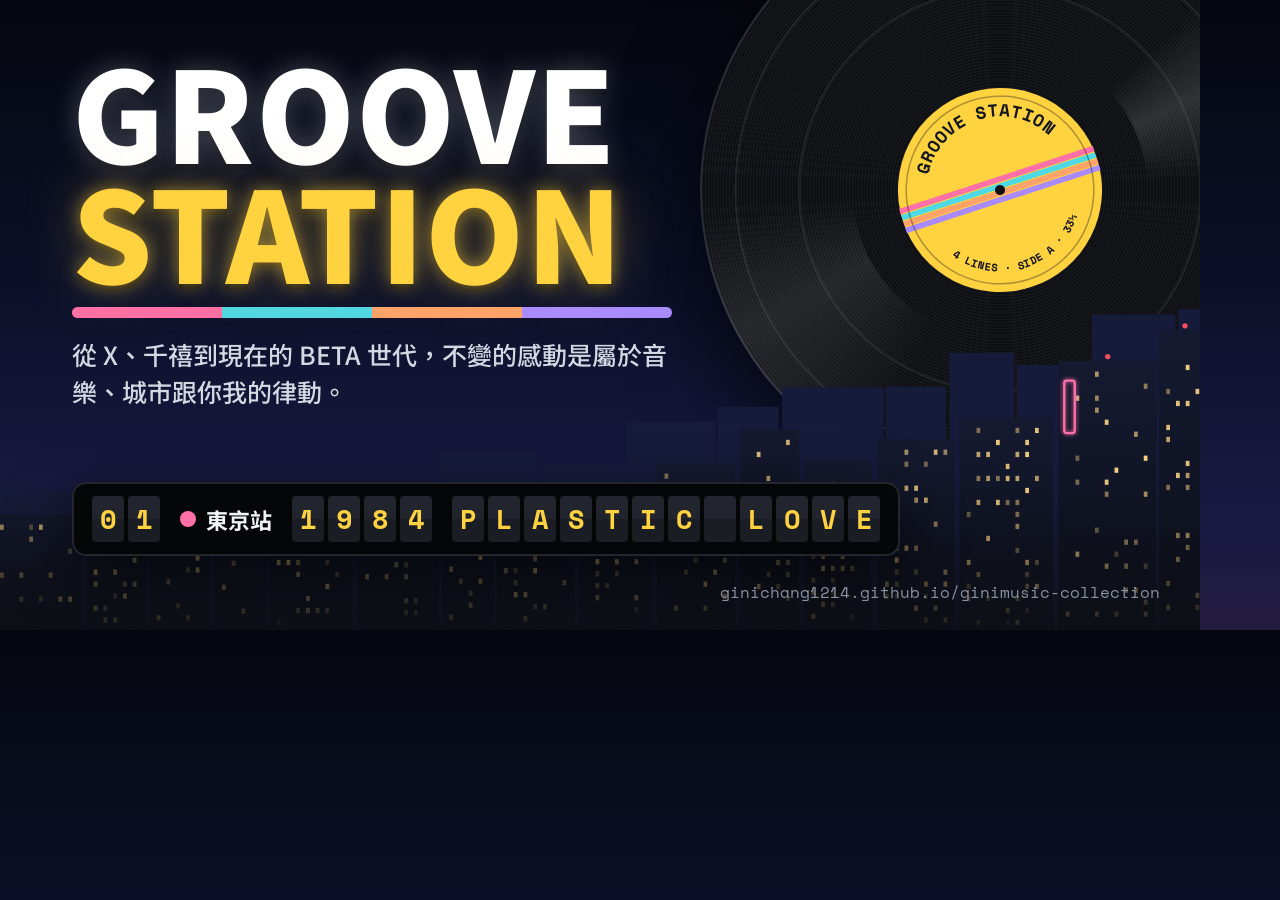
<file: og/groove-station.html>
<!doctype html>
<html lang="zh-Hant">
<head>
<meta charset="utf-8">
<title>GROOVE STATION 分享預覽圖</title>
<!-- 首頁的分享預覽圖範本（1200 × 630）：站名牌、翻牌看板、黑膠唱片、城市夜景。用 og/render.sh 產生 og-image.png -->
<link href="https://fonts.googleapis.com/css2?family=Noto+Sans+TC:wght@500;700;900&family=Space+Mono:wght@700&display=block" rel="stylesheet">
<style>
  * { box-sizing: border-box; margin: 0; }
  html, body { width: 1200px; height: 630px; overflow: hidden; }
  body {
    position: relative;
    font-family: "Noto Sans TC", sans-serif;
    color: #f2f4f8;
    background: linear-gradient(180deg, #05070f 0%, #0b1029 45%, #191a42 82%, #241b40 100%);
  }

  /* 黑膠唱片 */
  .vinyl {
    position: absolute; left: 700px; top: -110px; width: 600px; height: 600px; border-radius: 50%;
    box-shadow: 0 30px 90px rgba(0, 0, 0, 0.7);
  }
  .vinyl-disc {
    position: absolute; inset: 0; border-radius: 50%; transform: rotate(-18deg);
    background:
      radial-gradient(circle,
        transparent 0 47%, rgba(255, 255, 255, 0.06) 47% 47.6%,
        transparent 47.6% 62%, rgba(255, 255, 255, 0.06) 62% 62.6%,
        transparent 62.6% 78%, rgba(255, 255, 255, 0.06) 78% 78.6%,
        transparent 78.6% 96%, #0a0b0f 96%),
      repeating-radial-gradient(circle, #17181e 0 1.5px, #0e0f13 1.5px 3px);
    box-shadow: inset 0 0 0 2px #2a2c35;
  }
  .vinyl-label { position: absolute; left: 33%; top: 33%; width: 34%; height: 34%; }
  .vinyl-label text { fill: #14161d; font-family: "Space Mono", monospace; font-weight: 700; text-anchor: middle; }
  .vinyl-sheen {
    position: absolute; inset: 0; border-radius: 50%;
    background: conic-gradient(from 25deg,
      transparent 0 6%, rgba(255, 255, 255, 0.13) 11%, transparent 17% 50%,
      rgba(255, 255, 255, 0.09) 60%, transparent 67%);
    -webkit-mask: radial-gradient(circle, transparent 0 34.5%, #000 35%);
    mask: radial-gradient(circle, transparent 0 34.5%, #000 35%);
  }

  /* 城市夜景 */
  .city { position: absolute; left: 0; bottom: 0; width: 100%; height: 72%; }
  .fade { position: absolute; left: 0; right: 0; bottom: 0; height: 150px; background: linear-gradient(transparent, rgba(14, 16, 22, 0.9)); }

  /* 文字 */
  .sign { position: absolute; left: 72px; top: 50px; width: 640px; }
  h1 {
    font-weight: 900; font-size: 126px; line-height: 0.95; letter-spacing: 0.01em; color: #fff;
    text-shadow: 0 0 28px rgba(255, 255, 255, 0.25), 0 6px 0 rgba(5, 7, 15, 0.6);
  }
  h1 span { display: block; color: #ffd23f; text-shadow: 0 0 18px rgba(255, 210, 63, 0.55), 0 0 60px rgba(255, 210, 63, 0.3), 0 6px 0 rgba(5, 7, 15, 0.6); }
  .stripe { width: 600px; height: 11px; margin-top: 18px; border-radius: 99px; background: linear-gradient(90deg, #ff6fa8 0 25%, #4fd8e6 25% 50%, #ffa36b 50% 75%, #a98bff 75%); }
  .lead { margin-top: 18px; font-size: 25px; font-weight: 500; line-height: 1.45; color: #d3d8e3; }

  /* 翻牌看板（一排） */
  .board {
    position: absolute; left: 72px; top: 482px;
    display: flex; align-items: center; gap: 20px;
    padding: 14px 20px; border-radius: 14px;
    background: #050608; box-shadow: 0 20px 60px rgba(0, 0, 0, 0.6), inset 0 0 0 2px #23262f;
  }
  .flap { display: flex; gap: 4px; }
  .flap b {
    display: grid; place-items: center; width: 32px; height: 46px; border-radius: 4px;
    background: linear-gradient(#22252e 0 49%, #000 49% 51%, #1a1d24 51%);
    color: #ffd23f; font-family: "Space Mono", monospace; font-size: 27px;
  }
  .line { display: inline-flex; align-items: center; gap: 10px; font-weight: 700; font-size: 22px; }
  .line i { width: 16px; height: 16px; border-radius: 50%; background: #ff6fa8; }
  .url { position: absolute; right: 40px; bottom: 26px; font-family: "Space Mono", monospace; font-size: 16px; color: #8a91a1; }
</style>
</head>
<body>
  <div class="vinyl">
    <div class="vinyl-disc">
      <svg class="vinyl-label" viewBox="-100 -100 200 200">
        <defs>
          <path id="arc-top" d="M -72 0 A 72 72 0 0 1 72 0"/>
          <path id="arc-bottom" d="M -80 0 A 80 80 0 0 0 80 0"/>
        </defs>
        <circle r="100" fill="#ffd23f"/>
        <rect x="-100" y="-13" width="200" height="5.5" fill="#ff6fa8"/>
        <rect x="-100" y="-6.5" width="200" height="5.5" fill="#4fd8e6"/>
        <rect x="-100" y="0" width="200" height="5.5" fill="#ffa36b"/>
        <rect x="-100" y="6.5" width="200" height="5.5" fill="#a98bff"/>
        <circle r="92" fill="none" stroke="#14161d" stroke-width="1.5" opacity="0.35"/>
        <text font-size="17" letter-spacing="1"><textPath href="#arc-top" startOffset="50%">GROOVE STATION</textPath></text>
        <text font-size="10.5"><textPath href="#arc-bottom" startOffset="50%">4 LINES · SIDE A · 33⅓</textPath></text>
        <circle r="5" fill="#0e1016"/>
      </svg>
    </div>
    <div class="vinyl-sheen"></div>
  </div>

  <div id="city"></div>
  <div class="fade"></div>

  <div class="sign">
    <h1>GROOVE <span>STATION</span></h1>
    <div class="stripe"></div>
    <p class="lead">從 X、千禧到現在的 BETA 世代，不變的感動是屬於音樂、城市跟你我的律動。</p>
  </div>

  <div class="board">
    <span class="flap"><b>0</b><b>1</b></span>
    <span class="line"><i></i>東京站</span>
    <span class="flap"><b>1</b><b>9</b><b>8</b><b>4</b></span>
    <span class="flap"><b>P</b><b>L</b><b>A</b><b>S</b><b>T</b><b>I</b><b>C</b><b> </b><b>L</b><b>O</b><b>V</b><b>E</b></span>
  </div>

  <p class="url">ginichang1214.github.io/ginimusic-collection</p>

  <script>
    // 跟首頁 app.js 的 cityNightSvg() 同一套畫法（固定種子，每次產生的畫面一樣）
    function seeded(seed) {
      return () => { seed = (seed * 9301 + 49297) % 233280; return seed / 233280; };
    }
    const rand = seeded(23);
    const W = 1600, H = 640, r = (n) => n.toFixed(0);
    let back = '', front = '', wins = '', extras = '';
    for (let x = -20; x < W;) {
      const w = 50 + rand() * 90;
      const hgt = 150 + Math.pow(Math.max(x, 0) / W, 1.8) * 270 + rand() * 50;
      back += `<rect x="${r(x)}" y="${r(H - hgt)}" width="${r(w)}" height="${r(hgt)}"/>`;
      x += w + 4;
    }
    const tall = [];
    for (let x = -10; x < W;) {
      const w = 60 + rand() * 80;
      const hgt = 100 + Math.pow(Math.max(x, 0) / W, 2) * 270 + rand() * 80;
      const y = H - hgt;
      front += `<rect x="${r(x)}" y="${r(y)}" width="${r(w)}" height="${r(hgt)}"/>`;
      for (let wy = y + 14; wy < H - 12; wy += 16) {
        for (let wx = x + 10; wx < x + w - 14; wx += 13) {
          if (rand() > 0.24) continue;
          const o = (0.35 + rand() * 0.6).toFixed(2);
          if (rand() < 0.05) { rand(); rand(); } // 首頁用這幾個亂數決定窗戶怎麼閃；預覽圖不閃，但要照樣抽，畫面才會一樣
          wins += `<rect x="${r(wx)}" y="${r(wy)}" width="5" height="7" opacity="${o}"/>`;
        }
      }
      if (hgt > 300) tall.push({ x, w, y });
      x += w + 2 + rand() * 6;
    }
    for (const b of tall) extras += `<circle cx="${r(b.x + b.w / 2)}" cy="${r(b.y - 6)}" r="3.5" fill="#ff4d5e"/>`;
    const LINE_COLORS = ['#ff6fa8', '#4fd8e6', '#ffa36b', '#a98bff'];
    tall.slice(-5, -1).forEach((b, i) => {
      extras += `<rect x="${r(b.x + 8)}" y="${r(b.y + 26)}" width="14" height="70" rx="3" fill="none" stroke-width="3" stroke="${LINE_COLORS[i]}" filter="url(#glow)"/>`;
    });
    document.getElementById('city').outerHTML = `
      <svg class="city" viewBox="0 0 ${W} ${H}" preserveAspectRatio="xMaxYMax slice">
        <defs>
          <filter id="glow" x="-1" y="-1" width="3" height="3"><feGaussianBlur stdDeviation="3" result="b"/><feMerge><feMergeNode in="b"/><feMergeNode in="SourceGraphic"/></feMerge></filter>
          <linearGradient id="front" x1="0" y1="0" x2="0" y2="1"><stop offset="0" stop-color="#151a30"/><stop offset="1" stop-color="#0b0e1a"/></linearGradient>
        </defs>
        <g fill="#161b3b">${back}</g>
        <g fill="url(#front)">${front}</g>
        <g fill="#ffd98a">${wins}</g>
        <g>${extras}</g>
      </svg>`;
  </script>
</body>
</html>
</file>
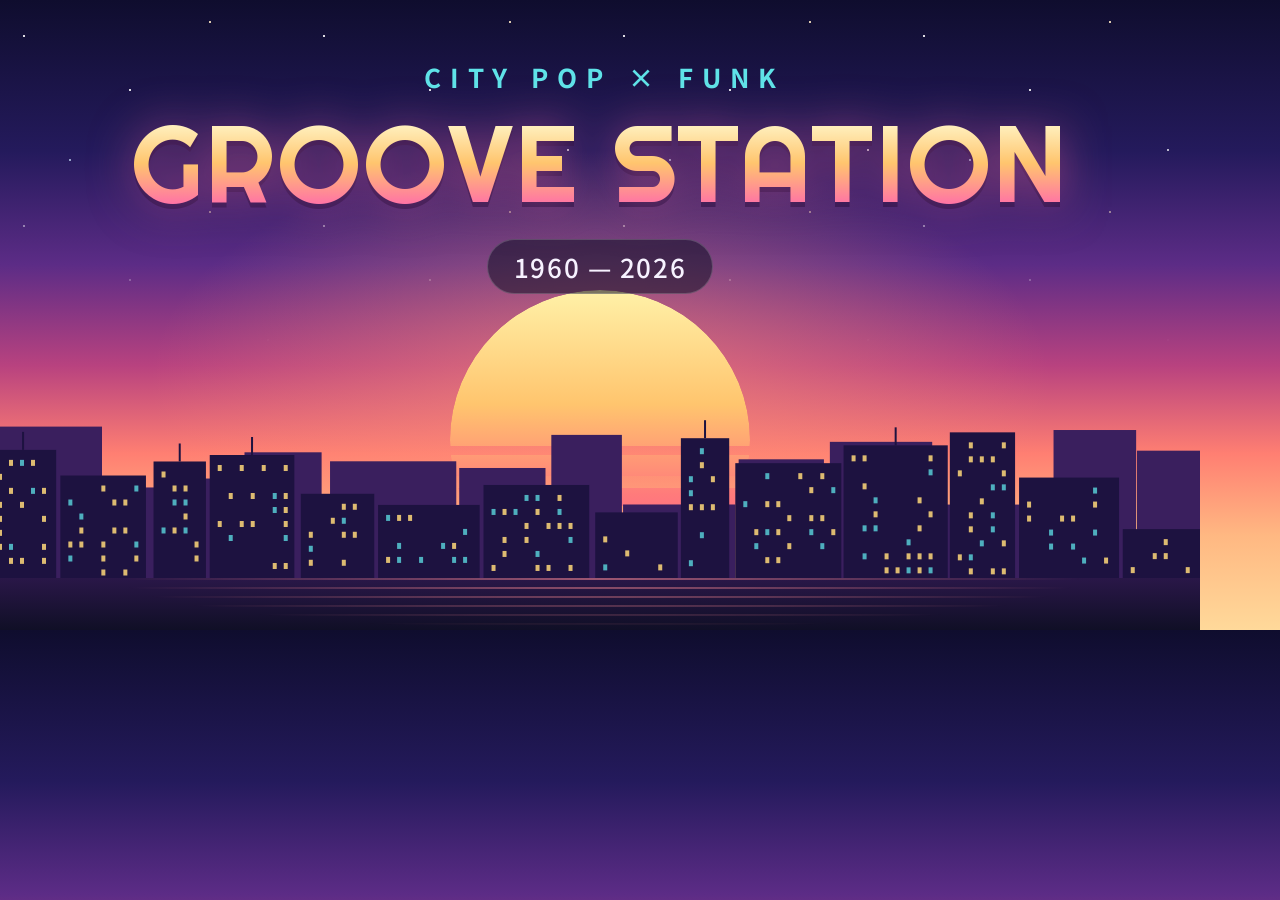
<file: og/og-image.html>
<!doctype html>
<!--
  分享預覽圖（Open Graph）的範本，固定 1200 × 630。
  用網址參數換文字：e = 上方小字、t = 大標題、s = 副標題（選填）、l = 下方說明
  產生方式見 README 的「重新產生分享預覽圖」。
-->
<html lang="zh-Hant">
<head>
  <meta charset="utf-8">
  <title>OG image</title>
  <link href="https://fonts.googleapis.com/css2?family=Noto+Sans+JP:wght@700&family=Noto+Sans+TC:wght@500;700&family=Righteous&display=block" rel="stylesheet">
  <style>
    * { box-sizing: border-box; margin: 0; }
    html, body { width: 1200px; height: 630px; overflow: hidden; }
    body {
      position: relative;
      font-family: "Noto Sans TC", "Noto Sans JP", sans-serif;
      color: #f7f2ff;
      background: linear-gradient(180deg,
        #0f0d2e 0%, #241a5c 24%, #5c2c86 42%, #b8427f 58%,
        #ff7f72 72%, #ffb882 85%, #ffd99a 100%);
    }
    .stars {
      position: absolute; inset: 0 0 45% 0;
      background-image:
        radial-gradient(1.5px 1.5px at 24px 36px, #fff 50%, transparent 51%),
        radial-gradient(2px 2px at 130px 90px, #fff 50%, transparent 51%),
        radial-gradient(1.5px 1.5px at 210px 22px, #ffe9c4 50%, transparent 51%),
        radial-gradient(1.5px 1.5px at 268px 150px, #fff 50%, transparent 51%),
        radial-gradient(2px 2px at 70px 160px, #cfe9ff 50%, transparent 51%);
      background-size: 300px 190px;
      -webkit-mask-image: linear-gradient(#000 30%, transparent);
      opacity: 0.85;
    }
    .glow {
      position: absolute; left: 50%; bottom: 20px;
      width: 900px; height: 460px; transform: translateX(-50%);
      background: radial-gradient(closest-side, rgba(255, 150, 120, 0.55), transparent);
    }
    .sun {
      position: absolute; left: 50%; bottom: 40px;
      width: 300px; height: 300px; transform: translateX(-50%);
      border-radius: 50%;
      background: linear-gradient(180deg, #fff1a8 0%, #ffc56e 38%, #ff7b7b 68%, #ff4f9a 100%);
      -webkit-mask-image: linear-gradient(180deg,
        #000 0 52%, transparent 52% 55%, #000 55% 62%, transparent 62% 66%,
        #000 66% 72%, transparent 72% 77%, #000 77% 82%, transparent 82% 88%,
        #000 88% 92%, transparent 92%);
    }
    .skyline { position: absolute; left: 0; bottom: 52px; width: 1200px; height: 170px; }
    .skyline .bld { fill: #1d1240; }
    .skyline .bld.far { fill: #3a1f5e; }
    .skyline .win { fill: #ffd97a; opacity: 0.85; }
    .skyline .win.c { fill: #5fe3e8; opacity: 0.75; }
    .water {
      position: absolute; left: 0; right: 0; bottom: 0; height: 52px;
      background: linear-gradient(180deg, #2a1748, #100f26);
    }
    .water::before {
      content: ""; position: absolute; inset: 0;
      background: repeating-linear-gradient(180deg, rgba(255, 140, 150, 0.55) 0 2px, transparent 2px 9px);
      -webkit-mask-image: radial-gradient(40% 100% at 50% 0%, #000, transparent);
    }
    .text {
      position: absolute; left: 0; right: 0; top: 58px;
      display: flex; flex-direction: column; align-items: center; text-align: center;
    }
    .eyebrow {
      color: #5fe3e8; font-size: 26px; font-weight: 700; letter-spacing: 0.35em;
      padding-left: 0.35em;
    }
    .title {
      margin-top: 14px;
      font-family: "Righteous", sans-serif; font-weight: 400;
      font-size: 108px; line-height: 1; letter-spacing: 0.02em;
      background: linear-gradient(180deg, #fff6c9 10%, #ffc56e 50%, #ff6fa8 90%);
      -webkit-background-clip: text; background-clip: text; color: transparent;
      filter: drop-shadow(0 0 22px rgba(255, 111, 168, 0.55)) drop-shadow(0 5px 0 rgba(30, 10, 60, 0.6));
    }
    .sub {
      margin-top: 14px; font-size: 34px; font-weight: 700;
      letter-spacing: 0.6em; padding-left: 0.6em;
      text-shadow: 0 2px 12px rgba(20, 8, 50, 0.7);
    }
    .line {
      margin-top: 22px; padding: 8px 26px;
      border: 1px solid rgba(255, 255, 255, 0.18); border-radius: 999px;
      background: rgba(16, 15, 38, 0.55);
      font-size: 26px; font-weight: 500; letter-spacing: 0.06em;
    }
  </style>
</head>
<body>
  <div class="stars"></div>
  <div class="glow"></div>
  <div class="sun"></div>
  <svg class="skyline" id="skyline" viewBox="0 0 1200 170" preserveAspectRatio="xMidYMax slice"></svg>
  <div class="water"></div>

  <div class="text">
    <p class="eyebrow" id="e"></p>
    <h1 class="title" id="t"></h1>
    <p class="sub" id="s"></p>
    <p class="line" id="l"></p>
  </div>

  <script>
    const p = new URLSearchParams(location.search);
    const set = (id, fallback) => {
      const el = document.getElementById(id);
      const v = p.get(id) ?? fallback;
      if (v) el.textContent = v; else el.remove();
    };
    set('e', 'CITY POP × FUNK');
    set('t', 'GROOVE STATION');
    set('s', '');
    set('l', '1960 — 2026');
    if (/[぀-ヿ]/.test(p.get('e') || '')) document.getElementById('e').lang = 'ja';

    // 和網站同一套天際線：固定亂數種子
    (() => {
      const W = 1200, H = 170;
      let seed = 11;
      const rand = () => ((seed = (seed * 9301 + 49297) % 233280) / 233280);
      const parts = [];
      for (let x = 0; x < W;) {
        const w = 50 + rand() * 80, hgt = 70 + rand() * 90;
        parts.push(`<rect class="bld far" x="${x}" y="${H - hgt}" width="${w}" height="${hgt}"/>`);
        x += w + rand() * 10;
      }
      for (let x = -10; x < W;) {
        const w = 40 + rand() * 70, hgt = 40 + rand() * 115, y = H - hgt;
        parts.push(`<rect class="bld" x="${x}" y="${y}" width="${w}" height="${hgt}"/>`);
        if (hgt > 115 && rand() > 0.4) parts.push(`<rect class="bld" x="${x + w / 2 - 1}" y="${y - 18}" width="2" height="18"/>`);
        for (let wy = y + 10; wy < H - 8; wy += 14) {
          for (let wx = x + 8; wx < x + w - 10; wx += 11) {
            if (rand() > 0.64) parts.push(`<rect class="win${rand() > 0.7 ? ' c' : ''}" x="${wx}" y="${wy}" width="4" height="6"/>`);
          }
        }
        x += w + 2 + rand() * 6;
      }
      document.getElementById('skyline').innerHTML = parts.join('');
    })();
  </script>
</body>
</html>
</file>
<file: common.css>
/* GROOVE STATION 首頁和各站頁面共用的樣式：
   基本設定、車站分頁、翻牌看板、篩選列、曲目卡片、頁尾。
   各頁用 --night、--chip-on 等變數換顏色。 */
:root {
  --night: #0e1016;
  --night-2: #1a1e28;
  --line: rgba(255, 255, 255, 0.1);
  --text: #f7f2ff;
  --muted: #b9b3d9;
  --pink: #ff6fa8;
  --orange: #ffa36b;
  --yellow: #ffd97a;
  --cyan: #5fe3e8;
  --lavender: #b6a5ff;
  --ink: #1f0f2e;
  --chip-on: var(--pink);
  --chip-on-text: var(--ink);
  --focus: var(--cyan);
  --font-body: "Noto Sans TC", "Noto Sans JP", system-ui, sans-serif;
  --font-jp: "Noto Sans JP", "Noto Sans TC", system-ui, sans-serif;
  --font-display: "Righteous", "Noto Sans TC", sans-serif;
  --font-mono: "Space Mono", ui-monospace, monospace;
}

* { box-sizing: border-box; }

/* 基準字級 18px，其餘用 rem 跟著放大 */
html { font-size: 112.5%; scroll-behavior: smooth; }

body {
  margin: 0;
  background: var(--night);
  color: var(--text);
  font-family: var(--font-body);
  line-height: 1.6;
  -webkit-font-smoothing: antialiased;
}

[lang="ja"] { font-family: var(--font-jp); }

a { color: inherit; }

:focus-visible {
  outline: 2px solid var(--focus);
  outline-offset: 3px;
  border-radius: 6px;
}

.visually-hidden {
  position: absolute;
  width: 1px;
  height: 1px;
  overflow: hidden;
  clip: rect(0 0 0 0);
  white-space: nowrap;
}

/* ---------- 車站分頁（每頁最上面） ---------- */
.station-tabs {
  position: absolute;
  top: 12px;
  left: 0;
  right: 0;
  z-index: 5;
}
.station-tabs ul {
  display: flex;
  gap: 8px;
  max-width: 1212px;
  margin: 0 auto;
  padding: 2px 16px 6px;
  overflow-x: auto;
  list-style: none;
  scrollbar-width: none;
}
.station-tabs ul::-webkit-scrollbar { display: none; }
.station-tabs li { flex: none; }
.station-tabs a {
  display: inline-flex;
  align-items: center;
  gap: 8px;
  padding: 0.3em 0.95em 0.3em 0.75em;
  border: 1px solid rgba(255, 255, 255, 0.16);
  border-radius: 999px;
  background: color-mix(in srgb, var(--night) 60%, transparent);
  -webkit-backdrop-filter: blur(8px);
  backdrop-filter: blur(8px);
  color: var(--text);
  font-size: 0.82rem;
  font-weight: 500;
  white-space: nowrap;
  text-decoration: none;
  transition: background 0.2s, border-color 0.2s, color 0.2s;
}
.station-tabs a::before {
  content: "";
  width: 10px;
  height: 10px;
  border-radius: 50%;
  background: var(--c);
  box-shadow: 0 0 8px var(--c);
}
.station-tabs a:hover { border-color: var(--c); }
.station-tabs a[aria-current="page"] {
  border-color: var(--c);
  background: var(--c);
  color: #14161d;
  font-weight: 700;
}
.station-tabs a[aria-current="page"]::before { background: #14161d; box-shadow: none; }

/* ---------- 翻牌看板 ---------- */
.board {
  --flap-text: #ffd23f;
  padding: 14px 20px 20px;
  border-radius: 14px;
  background: #050608;
  box-shadow: 0 20px 60px rgba(0, 0, 0, 0.6), inset 0 0 0 2px #23262f;
  color: #f2f4f8;
  text-align: left;
}
.board-top {
  display: flex;
  align-items: center;
  justify-content: space-between;
  gap: 12px;
  margin-bottom: 10px;
  padding-bottom: 10px;
  border-bottom: 1px dashed #2a2e38;
  color: #fff;
  font-family: var(--font-mono);
  font-size: 0.85rem;
  letter-spacing: 0.12em;
}
.board-clock {
  padding: 0.1em 0.6em;
  border-radius: 4px;
  background: #15171d;
  font-size: 1rem;
  letter-spacing: 0.08em;
}
.board-meta { display: inline-flex; flex-wrap: wrap; align-items: center; justify-content: flex-end; gap: 8px 16px; }
/* 累計旅客：小一號的翻牌數字 */
.board-riders { display: inline-flex; align-items: center; gap: 8px; }
.board-riders[hidden] { display: none; }
.riders-label { color: #8a91a1; font-family: var(--font-body); font-size: 0.8rem; letter-spacing: 0.1em; }
.board-riders .flap { gap: 2px; }
.board-riders .flap b { width: 18px; height: 26px; font-size: 15px; }
.board-row {
  display: grid;
  grid-template-columns: 64px 170px 118px 1fr 100px;
  gap: 16px;
  align-items: center;
  width: 100%;
  padding: 4px 0;
  border: 0;
  background: none;
  color: inherit;
  font: inherit;
  text-align: left;
}
button.board-row { cursor: pointer; border-radius: 8px; }
button.board-row:hover { background: rgba(255, 255, 255, 0.04); }
.board-row + .board-row { margin-top: 6px; }
.board-head { padding: 0 0 6px; color: #8a91a1; font-size: 0.8rem; letter-spacing: 0.12em; }
.flap { display: flex; gap: 3px; min-width: 0; overflow: hidden; }
.flap b {
  flex: none;
  display: grid;
  place-items: center;
  width: 26px;
  height: 38px;
  border-radius: 3px;
  background: linear-gradient(#22252e 0 49%, #000 49% 51%, #1a1d24 51%);
  color: var(--flap-text);
  font-family: var(--font-mono);
  font-size: 22px;
  font-weight: 700;
}
.flap b.flipping { animation: flap 0.09s linear infinite; }
@keyframes flap { 50% { transform: scaleY(0.6); filter: brightness(0.6); } }
.line-tag { display: inline-flex; align-items: center; gap: 8px; min-width: 0; font-weight: 700; }
.line-tag i { flex: none; width: 14px; height: 14px; border-radius: 50%; background: var(--c); box-shadow: 0 0 8px var(--c); }
.line-tag span { overflow: hidden; white-space: nowrap; text-overflow: ellipsis; }

/* 狀態燈：剛換上的那一排顯示「登車中」並閃爍 */
.status { display: inline-flex; align-items: center; gap: 7px; color: #8fe3a4; font-size: 0.85rem; font-weight: 700; }
.status i { width: 9px; height: 9px; border-radius: 50%; background: currentColor; box-shadow: 0 0 6px currentColor; }
.status .boarding { display: none; }
.is-boarding .status { color: var(--flap-text); }
.is-boarding .status .on-time { display: none; }
.is-boarding .status .boarding { display: inline; }
.is-boarding .status i { animation: lamp 1s steps(2, jump-none) infinite; }
@keyframes lamp { 50% { opacity: 0.15; } }

/* ---------- 篩選列 ---------- */
.controls {
  position: sticky;
  top: 0;
  z-index: 10;
  background: color-mix(in srgb, var(--night) 88%, transparent);
  -webkit-backdrop-filter: blur(12px);
  backdrop-filter: blur(12px);
  border-bottom: 1px solid var(--line);
}
.controls-inner {
  display: flex;
  flex-wrap: wrap;
  align-items: center;
  gap: 12px 16px;
  max-width: 1180px;
  margin: 0 auto;
  padding: 14px 16px;
}
.filters { display: contents; }

.search { flex: 1 1 220px; min-width: 0; }
.search input,
.sort select {
  width: 100%;
  padding: 0.55em 1.1em;
  border: 1px solid var(--line);
  border-radius: 999px;
  background: rgba(255, 255, 255, 0.06);
  color: var(--text);
  font: inherit;
  font-size: 0.95rem;
}
.search input::placeholder { color: var(--muted); }
.search input:focus,
.sort select:focus { border-color: var(--focus); outline: none; }
.sort select { width: auto; cursor: pointer; }
.sort option { background: var(--night-2); }

.filter-row {
  display: flex;
  align-items: flex-start;
  gap: 10px;
  min-width: 0;
}
.filter-label {
  flex: none;
  padding-top: 0.45em;
  color: var(--muted);
  font-size: 0.9rem;
}
.chips { display: flex; flex-wrap: wrap; gap: 8px; }
.chip-count {
  margin-left: 0.4em;
  font-size: 0.8em;
  opacity: 0.7;
}
.chip:disabled { opacity: 0.35; cursor: not-allowed; }
.chip {
  display: inline-flex;
  align-items: center;
  padding: 0.35em 0.95em;
  border: 1px solid var(--line);
  border-radius: 999px;
  background: transparent;
  color: var(--muted);
  font: inherit;
  font-size: 1rem;
  cursor: pointer;
  transition: background 0.2s, color 0.2s, border-color 0.2s;
}
.chip:hover { color: var(--text); border-color: rgba(255, 255, 255, 0.3); }
.chip[aria-pressed="true"] {
  background: var(--chip-on);
  border-color: var(--chip-on);
  color: var(--chip-on-text);
  font-weight: 700;
}
/* 路線按鈕：前面有一顆路線顏色的圓點，按下去整顆變成路線色 */
.chip-line i {
  width: 10px;
  height: 10px;
  margin-right: 0.5em;
  border-radius: 50%;
  background: var(--c);
}
.chip-line[aria-pressed="true"] { background: var(--c); border-color: var(--c); color: #14161d; }
.chip-line[aria-pressed="true"] i { background: #14161d; }

/* ---------- 曲目卡片 ---------- */
main {
  max-width: 1180px;
  margin: 0 auto;
  padding: 24px 16px 64px;
}

.count { margin: 0 0 16px; color: var(--muted); font-size: 1rem; }

.grid {
  display: grid;
  grid-template-columns: repeat(auto-fill, minmax(min(400px, 100%), 1fr));
  gap: 20px;
  margin: 0;
  padding: 0;
  list-style: none;
}

.card {
  position: relative;
  display: grid;
  grid-template-columns: 92px 1fr;
  grid-template-rows: 1fr auto;
  gap: 16px 18px;
  padding: 20px;
  border: 1px solid var(--line);
  border-radius: 18px;
  background: linear-gradient(160deg, rgba(255, 255, 255, 0.07), rgba(255, 255, 255, 0.02));
  scroll-margin-top: 120px;
  transition: transform 0.25s, border-color 0.25s, box-shadow 0.25s;
}
.card:hover {
  transform: translateY(-4px);
  border-color: var(--accent);
  box-shadow: 0 12px 40px -14px var(--accent);
}
.card.spotlight {
  border-color: var(--accent);
  box-shadow: 0 0 0 2px var(--accent), 0 0 60px -8px var(--accent);
}
.card:focus { outline: none; }

.badge {
  position: absolute;
  top: -11px;
  right: 16px;
  padding: 0.15em 0.8em;
  border-radius: 999px;
  background: var(--accent);
  color: var(--ink);
  font-size: 0.9rem;
  font-weight: 700;
}

/* 黑膠唱片 */
.disc {
  position: relative;
  display: grid;
  place-items: center;
  width: 92px;
  aspect-ratio: 1;
  border-radius: 50%;
  background:
    radial-gradient(circle, #0c0b16 0 4%, transparent 4.5%),
    radial-gradient(circle, var(--accent) 0 30%, #0c0b16 30.5% 32%, transparent 32.5%),
    repeating-radial-gradient(circle, #16151f 0 1.5px, #24232f 1.5px 3px);
  box-shadow: 0 8px 20px rgba(0, 0, 0, 0.55), inset 0 0 0 1px rgba(255, 255, 255, 0.06);
}
.disc::before {
  content: "";
  position: absolute;
  inset: 0;
  border-radius: 50%;
  background: conic-gradient(from 30deg,
      transparent 0 8%, rgba(255, 255, 255, 0.14) 12%, transparent 16% 50%,
      rgba(255, 255, 255, 0.1) 62%, transparent 66%);
}
.disc .label {
  position: relative;
  transform: translateY(-10px);
  color: var(--ink);
  font-family: var(--font-display);
  font-size: 14px;
  letter-spacing: 0.04em;
}
.card:hover .disc,
.card.spotlight .disc { animation: spin 2.4s linear infinite; }

@keyframes spin { to { transform: rotate(360deg); } }

.info { min-width: 0; }

.genre {
  margin: 0 0 0.2em;
  color: var(--accent);
  font-family: var(--font-display);
  font-size: 0.8rem;
  letter-spacing: 0.14em;
  text-transform: uppercase;
}

.title {
  margin: 0;
  font-size: 1.3rem;
  line-height: 1.35;
  overflow-wrap: anywhere;
}
.romaji { margin: 0.1em 0 0; color: var(--muted); font-size: 0.95rem; }
.artist { margin: 0.55em 0 0; font-weight: 500; }
.artist .en { color: var(--muted); font-size: 0.95rem; font-weight: 400; }
.meta { margin: 0.1em 0 0; color: var(--accent); font-size: 0.95rem; font-weight: 500; }
.note { margin: 0.6em 0 0; color: #ddd6f3; font-size: 1rem; }

.tags {
  display: flex;
  flex-wrap: wrap;
  gap: 6px;
  margin: 0.75em 0 0;
  padding: 0;
  list-style: none;
}
.tags li {
  padding: 0.1em 0.65em;
  border-radius: 999px;
  background: rgba(255, 255, 255, 0.07);
  color: var(--muted);
  font-size: 0.85rem;
}

.links {
  grid-column: 1 / -1;
  align-self: end;
  display: flex;
  flex-wrap: wrap;
  gap: 8px;
  padding-top: 14px;
  border-top: 1px solid var(--line);
}
.links a {
  padding: 0.4em 0.9em;
  border: 1px solid color-mix(in srgb, var(--accent) 60%, transparent);
  border-radius: 999px;
  font-size: 0.9rem;
  font-weight: 700;
  text-decoration: none;
  transition: background 0.2s, color 0.2s;
}
.links a:hover { background: var(--accent); color: var(--ink); }

.empty {
  margin: 48px 0;
  color: var(--muted);
  text-align: center;
}

/* ---------- 頁尾 ---------- */
footer {
  padding: 36px 16px 56px;
  border-top: 1px solid var(--line);
  color: var(--muted);
  font-size: 0.95rem;
  text-align: center;
}
footer p { margin: 0.3em 0; }
footer a { color: var(--focus); }
.footer-stations a,
.footer-stations span { color: var(--c); font-weight: 700; text-decoration: none; }
.footer-stations a:hover { text-decoration: underline; }
.footer-stations span[aria-current] { text-decoration: underline; text-underline-offset: 4px; }

@media (max-width: 900px) {
  /* 看板變窄時只留年份和歌名，年份改用路線顏色 */
  .board-row { grid-template-columns: auto 1fr; gap: 10px; }
  .board-row > :nth-child(1),
  .board-row > :nth-child(2),
  .board-row > :nth-child(5) { display: none; }
  .board-row .year .flap b { color: var(--line, var(--flap-text)); }
}

@media (max-width: 640px) {
  .board { padding: 12px 12px 14px; }
  .flap b { width: 17px; height: 28px; font-size: 15px; }
  .flap { gap: 2px; }
  .board-top { font-size: 0.72rem; }
}

@media (max-width: 520px) {
  .card { grid-template-columns: 76px 1fr; gap: 14px; padding: 16px; scroll-margin-top: 24px; }
  .disc { width: 76px; }
  .disc .label { font-size: 12px; transform: translateY(-8px); }
  .controls { position: static; }
  .controls-inner { gap: 10px; }
  .sort { flex: 1 1 100%; }
  .sort select { width: 100%; }
  .station-tabs a { font-size: 0.78rem; }
}

@media (prefers-reduced-motion: reduce) {
  html { scroll-behavior: auto; }
  .card:hover .disc,
  .card.spotlight .disc,
  .flap b.flipping,
  .is-boarding .status i { animation: none; }
  .card { transition: none; }
}
</file>
<file: styles.css>
/* GROOVE STATION 首頁的樣式（共用的部分在 common.css）。
   主視覺：車站版（預設）或隱藏的迪斯可版，由 body 上的 class 決定。 */
body.theme-station {
  --night: #0e1016;
  --night-2: #1a1e28;
  --muted: #aeb5c4;
  --chip-on: #ffd23f;
  --chip-on-text: #14161d;
}
body.theme-disco {
  --night: #12081f;
  --night-2: #1d0f33;
  --muted: #b9b3d9;
}

/* ================================================================
   Hero 共用
   ================================================================ */
.hero {
  position: relative;
  isolation: isolate;
  overflow: hidden;
}
.hero-art { position: absolute; inset: 0; z-index: -1; pointer-events: none; }
.hero-text { position: relative; }

.eyebrow { margin: 0; }

.hero h1 { margin: 0; font-weight: 400; }

.lead { margin: 0; font-size: clamp(1rem, 2.4vw, 1.2rem); }

.stats {
  display: inline-flex;
  flex-wrap: wrap;
  justify-content: center;
  gap: 4px 20px;
  margin: 14px 0 0;
  padding: 0.35em 1.2em;
  border: 1px solid rgba(255, 255, 255, 0.14);
  border-radius: 999px;
  background: color-mix(in srgb, var(--night) 65%, transparent);
  -webkit-backdrop-filter: blur(6px);
  backdrop-filter: blur(6px);
  font-size: 0.95rem;
}
.stats b { color: var(--yellow); font-weight: 700; font-size: 1.1em; }

.btn-shuffle {
  display: block;
  margin: 22px auto 0;
  padding: 0.8em 1.7em;
  border: 0;
  border-radius: 999px;
  font: inherit;
  font-weight: 700;
  color: var(--ink);
  cursor: pointer;
  transition: transform 0.2s, box-shadow 0.2s;
}
.btn-shuffle:hover { transform: translateY(-2px); }

/* ================================================================
   迪斯可舞池（隱藏版，網址加 ?hero=disco）
   ================================================================ */
.hero--disco {
  --ball: clamp(120px, 14vw, 180px);
  --ball-top: 64px;
  min-height: clamp(640px, 96vh, 920px);
  padding: calc(var(--ball-top) + var(--ball) + 36px) 16px clamp(170px, 27vh, 270px);
  text-align: center;
  background: radial-gradient(90% 70% at 50% 0%, #43196e 0%, #1a0b30 55%, var(--night) 100%);
}

/* 從鏡球打下來、會左右擺動的光束 */
.disco-beams {
  position: absolute;
  left: 50%;
  top: calc(var(--ball-top) + var(--ball) / 2);
  width: 2600px;
  height: 2600px;
  transform: translate(-50%, -50%);
  background: conic-gradient(from 0deg at 50% 50%,
      transparent 0deg 120deg,
      rgba(255, 111, 168, 0.22) 126deg, transparent 133deg 144deg,
      rgba(95, 227, 232, 0.18) 150deg, transparent 157deg 172deg,
      rgba(255, 210, 63, 0.18) 178deg, transparent 185deg 200deg,
      rgba(182, 165, 255, 0.2) 206deg, transparent 213deg 226deg,
      rgba(255, 111, 168, 0.2) 232deg, transparent 239deg 360deg);
  -webkit-mask-image: radial-gradient(closest-side, #000 15%, transparent 62%);
  mask-image: radial-gradient(closest-side, #000 15%, transparent 62%);
  animation: beams-sway 9s ease-in-out infinite alternate;
}
@keyframes beams-sway {
  from { transform: translate(-50%, -50%) rotate(-12deg); }
  to { transform: translate(-50%, -50%) rotate(12deg); }
}

.disco-string {
  position: absolute;
  left: 50%;
  top: 0;
  width: 2px;
  height: calc(var(--ball-top) + 4px);
  transform: translateX(-50%);
  background: linear-gradient(#444, #aaa);
}

/* 鏡球：移動格線的位置，看起來像在轉 */
.disco-ball {
  position: absolute;
  left: 50%;
  top: var(--ball-top);
  width: var(--ball);
  aspect-ratio: 1;
  transform: translateX(-50%);
  border-radius: 50%;
  background:
    radial-gradient(circle at 34% 28%, rgba(255, 255, 255, 0.95) 0 5%, rgba(255, 255, 255, 0.35) 9%, transparent 22%),
    repeating-linear-gradient(0deg, rgba(10, 6, 30, 0.45) 0 1.5px, transparent 1.5px 13px),
    repeating-linear-gradient(90deg, rgba(10, 6, 30, 0.45) 0 1.5px, transparent 1.5px 13px),
    conic-gradient(from 10deg, #d9ddf2, #7c82a8, #f4f5ff, #5d628a, #e4e7fb, #8f95bd, #ffd6ec, #6a70a0, #d9ddf2);
  box-shadow: 0 0 70px rgba(255, 255, 255, 0.35), inset -24px -28px 46px rgba(0, 0, 0, 0.6);
  animation: ball-spin 5s linear infinite;
}
@keyframes ball-spin {
  to { background-position: 0 0, 0 0, 145px 0, 0 0; }
}

.sparkle {
  position: absolute;
  width: 16px;
  height: 16px;
  background:
    radial-gradient(closest-side, #fff, transparent),
    linear-gradient(#fff, #fff) center / 2px 100% no-repeat,
    linear-gradient(#fff, #fff) center / 100% 2px no-repeat;
  animation: twinkle 2.6s ease-in-out infinite;
}
@keyframes twinkle {
  0%, 100% { opacity: 0.15; transform: scale(0.6); }
  50% { opacity: 0.95; transform: scale(1); }
}

/* 會閃的舞池地板 */
.disco-floor-wrap {
  position: absolute;
  left: 0;
  right: 0;
  bottom: 0;
  height: clamp(150px, 26vh, 260px);
  overflow: hidden;
  perspective: 520px;
  perspective-origin: 50% -40%;
}
.disco-floor-wrap::after { /* 地平線淡入 */
  content: "";
  position: absolute;
  inset: 0 0 auto;
  height: 40px;
  background: linear-gradient(var(--night), transparent);
}
.disco-floor {
  position: absolute;
  left: 50%;
  bottom: -40px;
  width: max(1900px, 150vw);
  height: 520px;
  transform: translateX(-50%) rotateX(64deg);
  transform-origin: 50% 100%;
  display: grid;
  grid-template-columns: repeat(16, 1fr);
  grid-template-rows: repeat(7, 1fr);
  gap: 6px;
  padding: 6px;
  background: #0a0614;
}
.disco-floor i {
  border-radius: 4px;
  background: var(--c);
  box-shadow: 0 0 24px var(--c), inset 0 0 18px rgba(255, 255, 255, 0.55);
  opacity: 0.18;
  animation: tile var(--d) ease-in-out var(--delay) infinite;
}
@keyframes tile {
  0%, 100% { opacity: 0.16; }
  50% { opacity: 1; }
}

.hero--disco .eyebrow {
  color: var(--cyan);
  font-weight: 700;
  font-size: 1rem;
  letter-spacing: 0.3em;
  padding-left: 0.3em;
}
.hero--disco h1 {
  margin: 0.2em 0 0.3em;
  font-family: "Monoton", var(--font-display);
  font-size: clamp(2.3rem, 7vw, 5.4rem);
  line-height: 1.1;
  color: #ffe3f1;
  text-shadow: 0 0 6px #ff6fa8, 0 0 18px #ff6fa8, 0 0 42px #ff2d8a, 0 0 80px #ff2d8a;
}
.hero--disco .lead { max-width: 40em; margin: 0 auto; color: #efe4ff; text-shadow: 0 2px 12px rgba(10, 6, 30, 0.8); }
.hero--disco .btn-shuffle {
  background: linear-gradient(90deg, var(--cyan), var(--lavender), var(--pink));
  box-shadow: 0 0 30px rgba(255, 111, 168, 0.55);
}
.hero--disco .btn-shuffle:hover { box-shadow: 0 0 40px rgba(255, 111, 168, 0.8); }

/* ================================================================
   車站版：四條路線的總站
   ================================================================ */
.hero--station {
  --flap-text: #ffd23f;
  padding: clamp(92px, 12vh, 120px) max(16px, calc((100% - 1180px) / 2 + 16px)) 40px;
  text-align: left;
  background: linear-gradient(180deg, #05070f 0%, #0b1029 45%, #191a42 82%, #241b40 100%);
}
.hero--station .eyebrow { display: none; } /* 首頁保持簡潔，標題上面不放小字 */
/* 網站名稱：像車站站名牌一樣大、兩行，底下一條四色路線色帶 */
.hero--station h1 {
  font-weight: 900;
  font-size: clamp(3rem, 9.6vw, 8.4rem);
  line-height: 0.95;
  letter-spacing: 0.01em;
  color: #fff;
  text-shadow: 0 0 28px rgba(255, 255, 255, 0.25), 0 6px 0 rgba(5, 7, 15, 0.6);
}
.hero--station h1 .h1-b {
  display: block;
  color: var(--flap-text);
  text-shadow: 0 0 18px rgba(255, 210, 63, 0.55), 0 0 60px rgba(255, 210, 63, 0.3), 0 6px 0 rgba(5, 7, 15, 0.6);
}
.hero--station h1::after {
  content: "";
  display: block;
  width: min(100%, 8.6ch);
  height: 0.09em;
  min-height: 7px;
  margin-top: 0.16em;
  border-radius: 99px;
  background: linear-gradient(90deg, #ff6fa8 0 25%, #4fd8e6 25% 50%, #ffa36b 50% 75%, #a98bff 75%);
  box-shadow: 0 0 18px rgba(255, 255, 255, 0.15);
}
.hero--station .lead {
  max-width: 34em;
  margin-top: 12px;
  color: #d3d8e3;
  text-shadow: 0 2px 10px rgba(5, 7, 15, 0.8);
}
.hero--station .cta { display: flex; flex-wrap: wrap; align-items: center; gap: 14px 16px; margin-top: 18px; }
.hero--station .btn-shuffle { margin: 0; background: var(--flap-text); }
.hero--station .btn-shuffle:hover { box-shadow: 0 8px 24px -6px rgba(255, 210, 63, 0.6); }
.hero--station .board { margin-top: 36px; }

/* 路線圖：四條路線並行，每一站就是一個年代，點了會篩選 */
.route-wrap { position: relative; margin-top: 34px; }
.route-lines {
  position: absolute;
  left: 13px;
  right: 13px;
  top: 8px;
  display: grid;
  gap: 3px;
}
.route-lines i { display: block; height: 5px; border-radius: 3px; }
.route {
  position: relative;
  display: flex;
  justify-content: space-between;
  margin: 0;
  padding: 0;
  list-style: none;
}
.route li { position: relative; z-index: 1; }
.route button {
  display: flex;
  flex-direction: column;
  align-items: center;
  gap: 8px;
  padding: 0;
  border: 0;
  background: none;
  color: #c9cfdb;
  font-family: var(--font-mono);
  font-size: 0.85rem;
  cursor: pointer;
}
.route button::before { /* 轉乘站的膠囊形站牌 */
  content: "";
  width: 26px;
  height: 46px;
  border: 4px solid #f2f4f8;
  border-radius: 13px;
  background: var(--night);
  transition: background 0.2s, border-color 0.2s;
}
.route button:hover::before,
.route button[aria-pressed="true"]::before { background: var(--flap-text); border-color: var(--flap-text); }
.route button[aria-pressed="true"] { color: var(--flap-text); }

/* 背景：右側轉動的黑膠唱片，掛在城市夜景後面 */
.vinyl {
  position: absolute;
  top: clamp(-150px, -8vw, -40px);
  right: clamp(-200px, -11vw, -90px);
  width: clamp(320px, 44vw, 600px);
  aspect-ratio: 1;
  border-radius: 50%;
  box-shadow: 0 30px 90px rgba(0, 0, 0, 0.7);
}
.vinyl-disc {
  position: absolute;
  inset: 0;
  border-radius: 50%;
  background:
    radial-gradient(circle,
      transparent 0 47%, rgba(255, 255, 255, 0.06) 47% 47.6%,
      transparent 47.6% 62%, rgba(255, 255, 255, 0.06) 62% 62.6%,
      transparent 62.6% 78%, rgba(255, 255, 255, 0.06) 78% 78.6%,
      transparent 78.6% 96%, #0a0b0f 96%),
    repeating-radial-gradient(circle, #17181e 0 1.5px, #0e0f13 1.5px 3px);
  box-shadow: inset 0 0 0 2px #2a2c35;
  animation: vinyl-spin 4s linear infinite;
}
.vinyl-label { position: absolute; left: 33%; top: 33%; width: 34%; height: 34%; }
.vinyl-label text { fill: #14161d; font-family: var(--font-mono); font-weight: 700; text-anchor: middle; }
.vinyl-title { font-size: 17px; letter-spacing: 1px; }
.vinyl-sub { font-size: 10.5px; }
.vinyl-sheen { /* 反光不跟著轉，看起來才像真的唱片 */
  position: absolute;
  inset: 0;
  border-radius: 50%;
  background: conic-gradient(from 25deg,
    transparent 0 6%, rgba(255, 255, 255, 0.13) 11%, transparent 17% 50%,
    rgba(255, 255, 255, 0.09) 60%, transparent 67%);
  -webkit-mask: radial-gradient(circle, transparent 0 34.5%, #000 35%);
  mask: radial-gradient(circle, transparent 0 34.5%, #000 35%);
}
@keyframes vinyl-spin { to { transform: rotate(1turn); } }

/* 城市夜景 */
.hero--station .hero-art::after { /* 底部淡出，路線圖和下面的區塊才清楚 */
  content: "";
  position: absolute;
  left: 0;
  right: 0;
  bottom: 0;
  height: 200px;
  background: linear-gradient(transparent, color-mix(in srgb, var(--night) 85%, transparent) 60%, var(--night));
}
.city { position: absolute; left: 0; bottom: 0; width: 100%; height: 92%; }
.city-back { fill: #161b3b; }
.city-windows { fill: #ffd98a; }
.city .tw { animation: twinkle-soft var(--d) ease-in-out var(--delay) infinite; }
@keyframes twinkle-soft { 50% { opacity: 0.1; } }
.city .beacon { fill: #ff4d5e; animation: beacon 2.4s ease-in-out var(--delay) infinite; }
@keyframes beacon { 0%, 60%, 100% { opacity: 0.15; } 75% { opacity: 1; } }
.city .neon { fill: none; stroke-width: 3; filter: url(#neon-glow); }

/* ================================================================
   路線導覽：車票
   ================================================================ */
.lines-guide { max-width: 1180px; margin: 0 auto; padding: 48px 16px 40px; }
.guide-head {
  display: flex;
  flex-wrap: wrap;
  align-items: flex-end;
  justify-content: space-between;
  gap: 14px 24px;
  margin-bottom: 22px;
}
.guide-head h2 { margin: 0; font-size: clamp(1.6rem, 3.6vw, 2.2rem); font-weight: 900; line-height: 1.2; }
.guide-head h2 small {
  display: block;
  margin-bottom: 4px;
  color: #ffd23f;
  font-family: var(--font-mono);
  font-size: 0.8rem;
  letter-spacing: 0.2em;
}
.guide-lead { margin: 6px 0 0; color: var(--muted); }
.stamp-card {
  display: inline-flex;
  align-items: center;
  gap: 10px;
  margin: 0;
  padding: 0.45em 1.1em;
  border: 1px dashed rgba(255, 255, 255, 0.28);
  border-radius: 999px;
  color: #d3d8e3;
  font-size: 0.9rem;
}
.stamp-dots { display: inline-flex; gap: 5px; }
.stamp-dots i { width: 12px; height: 12px; border: 2px solid var(--c); border-radius: 50%; }
.stamp-dots i.on { background: var(--c); }

.tickets {
  display: grid;
  grid-template-columns: repeat(auto-fill, minmax(min(520px, 100%), 1fr));
  gap: 20px;
  margin: 0;
  padding: 0;
  list-style: none;
}
.ticket {
  --stub: 92px;
  --notch: 12px;
  position: relative;
  display: grid;
  grid-template-columns: var(--stub) 1fr;
  border-radius: 16px;
  background: linear-gradient(160deg, rgba(255, 255, 255, 0.08), rgba(255, 255, 255, 0.025));
  box-shadow: inset 0 0 0 1px var(--line);
  /* 票根和票身之間上下各挖一個半圓，像真的車票 */
  -webkit-mask:
    radial-gradient(circle at var(--stub) 0, transparent var(--notch), #000 calc(var(--notch) + 0.5px)) top / 100% 51% no-repeat,
    radial-gradient(circle at var(--stub) 100%, transparent var(--notch), #000 calc(var(--notch) + 0.5px)) bottom / 100% 51% no-repeat;
  mask:
    radial-gradient(circle at var(--stub) 0, transparent var(--notch), #000 calc(var(--notch) + 0.5px)) top / 100% 51% no-repeat,
    radial-gradient(circle at var(--stub) 100%, transparent var(--notch), #000 calc(var(--notch) + 0.5px)) bottom / 100% 51% no-repeat;
}
.ticket-stub {
  display: flex;
  flex-direction: column;
  align-items: center;
  justify-content: center;
  gap: 8px;
  border-right: 2px dashed rgba(20, 22, 29, 0.45);
  background: var(--c);
  color: #14161d;
}
.ticket-code { font-family: var(--font-mono); font-size: 1.25rem; letter-spacing: 0.04em; }
.ticket-no { font-family: var(--font-mono); font-size: 0.7rem; writing-mode: vertical-rl; letter-spacing: 0.2em; }
.ticket-body { display: flex; flex-direction: column; min-width: 0; padding: 18px 22px 20px; }
.ticket-line {
  margin: 0;
  color: var(--c);
  font-family: var(--font-mono);
  font-size: 0.78rem;
  letter-spacing: 0.08em;
}
.ticket h3 { margin: 4px 0 0; font-size: 1.6rem; font-weight: 900; line-height: 1.25; }
.ticket h3 small {
  margin-left: 0.6em;
  color: var(--muted);
  font-family: var(--font-mono);
  font-size: 0.55em;
  font-weight: 700;
  letter-spacing: 0.12em;
}
.ticket-story { margin: 10px 0 0; color: #dde1ea; font-size: 0.98rem; }
.ticket-picks { margin: 10px 0 0; color: #c4cad6; font-size: 0.92rem; }
.ticket-picks span {
  margin-right: 0.6em;
  padding: 0.05em 0.55em;
  border: 1px solid var(--c);
  border-radius: 4px;
  color: var(--c);
  font-size: 0.85em;
}
.ticket-picks b { color: var(--text); font-weight: 500; }
.ticket-foot {
  display: flex;
  flex-wrap: wrap;
  align-items: center;
  justify-content: space-between;
  gap: 10px 16px;
  margin-top: auto;
  padding-top: 16px;
}
.ticket-meta { color: var(--muted); font-family: var(--font-mono); font-size: 0.85rem; }
.ticket-go {
  padding: 0.45em 1.1em;
  border-radius: 999px;
  background: var(--c);
  color: #14161d;
  font-weight: 700;
  font-size: 0.95rem;
  text-decoration: none;
  transition: transform 0.2s, box-shadow 0.2s;
}
.ticket-go:hover { transform: translateY(-2px); box-shadow: 0 8px 20px -6px var(--c); }
.stamp { /* 到過的車站蓋上紀念章 */
  position: absolute;
  top: 14px;
  right: 16px;
  display: grid;
  place-items: center;
  width: 76px;
  height: 76px;
  border: 3px double var(--c);
  border-radius: 50%;
  color: var(--c);
  font-weight: 900;
  font-size: 0.9rem;
  line-height: 1.1;
  text-align: center;
  transform: rotate(-14deg);
  opacity: 0.85;
}
.stamp small { display: block; font-family: var(--font-mono); font-size: 0.55rem; font-weight: 700; }

/* ================================================================
   背景音樂播放器（右下角）
   ================================================================ */
.bgm {
  position: fixed;
  right: 16px;
  bottom: 16px;
  z-index: 20;
  display: flex;
  align-items: center;
  gap: 10px;
  max-width: calc(100% - 32px);
  padding: 7px 16px 7px 7px;
  border: 1px solid rgba(255, 255, 255, 0.16);
  border-radius: 999px;
  background: rgba(5, 6, 8, 0.86);
  -webkit-backdrop-filter: blur(10px);
  backdrop-filter: blur(10px);
  box-shadow: 0 10px 30px rgba(0, 0, 0, 0.5);
  color: #f2f4f8;
  font: inherit;
  text-align: left;
  cursor: pointer;
}
.bgm:hover { border-color: #ffd23f; }
.bgm-disc {
  flex: none;
  width: 36px;
  height: 36px;
  border-radius: 50%;
  background:
    radial-gradient(circle, #0e1016 0 7%, #ffd23f 8% 32%, transparent 33%),
    repeating-radial-gradient(circle, #17181e 0 1.5px, #2a2c35 1.5px 3px);
}
.bgm.is-playing .bgm-disc { animation: vinyl-spin 1.8s linear infinite; }
.bgm-text { display: flex; flex-direction: column; min-width: 0; line-height: 1.25; }
.bgm-text b { font-size: 0.85rem; white-space: nowrap; overflow: hidden; text-overflow: ellipsis; }
.bgm-text span { color: #9aa3b5; font-size: 0.72rem; }
.bgm-eq { display: none; align-items: flex-end; gap: 2px; height: 16px; }
.bgm.is-playing .bgm-eq { display: flex; }
.bgm-eq i { width: 3px; height: 100%; border-radius: 1px; background: #ffd23f; transform-origin: bottom; animation: eq-mini 0.8s ease-in-out infinite alternate; }
.bgm-eq i:nth-child(2) { animation-delay: -0.3s; }
.bgm-eq i:nth-child(3) { animation-delay: -0.55s; }
@keyframes eq-mini { from { transform: scaleY(0.2); } to { transform: scaleY(1); } }

@media (max-width: 600px) {
  .hero--station h1 { font-size: clamp(3rem, 13vw, 4.4rem); }
  .vinyl { top: -20px; right: -80px; width: 280px; z-index: 1; } /* 標籤放在 GROOVE / STATION 右邊 */
  .ticket { --stub: 64px; }
  .ticket-code { font-size: 0.95rem; }
  .ticket-body { padding: 16px 16px 18px; }
  .stamp { width: 62px; height: 62px; font-size: 0.78rem; top: 10px; right: 10px; }
}

@media (max-width: 640px) {
  .route button { font-size: 0.75rem; }
}

@media (max-width: 520px) {
  .hero--station { padding-top: 76px; }
  .bgm { right: 10px; bottom: 10px; max-width: 210px; padding-right: 12px; }
  .bgm-text span { display: none; }
}

@media (prefers-reduced-motion: reduce) {
  .disco-beams,
  .disco-ball,
  .sparkle,
  .city .tw,
  .city .beacon,
  .bgm-eq i { animation: none; }
  .disco-floor i { animation: none; opacity: var(--still); }
  .vinyl-disc { animation-duration: 16s; } /* 唱片一定要轉，關掉動畫效果的人就轉慢一點 */
  .btn-shuffle,
  .ticket-go { transition: none; }
}
</file>
<file: station/station.css>
/* 各車站頁面共用的樣式：主視覺版面、本站時刻表、到站廣播，以及四站各自的配色與背景。
   版面以東京站為範本；每站在 body[data-line] 換顏色、字型和背景。 */

/* ================================================================
   主視覺版面
   ================================================================ */
.hero {
  position: relative;
  isolation: isolate;
  overflow: hidden;
  min-height: clamp(640px, 96vh, 920px);
  padding: clamp(84px, 12vh, 124px) 16px 0;
  text-align: center;
}
.hero-art { position: absolute; inset: 0; z-index: -1; pointer-events: none; overflow: hidden; }
.hero-text { position: relative; }

.eyebrow {
  margin: 0;
  color: var(--eyebrow, var(--cyan));
  font-size: 1rem;
  letter-spacing: 0.3em;
}

.hero h1 {
  margin: 0.15em 0 0.25em;
  font-family: var(--font-title, var(--font-display));
  font-weight: 400;
  font-size: var(--title-size, clamp(2.6rem, 9vw, 6rem));
  line-height: 0.95;
  letter-spacing: 0.02em;
}
.hero h1 span {
  display: block;
  margin-top: 0.4em;
  padding-left: 0.6em;
  font-family: var(--font-body);
  font-weight: 700;
  font-size: var(--station-size, 0.34em);
  letter-spacing: 0.6em;
  color: #fff;
  -webkit-text-fill-color: #fff;
  text-shadow: none;
}

.lead {
  margin: 0;
  color: var(--lead, #f1e8ff);
  font-size: clamp(1rem, 2.4vw, 1.2rem);
  text-shadow: 0 2px 12px rgba(10, 6, 30, 0.7);
}

.stats {
  display: inline-flex;
  flex-wrap: wrap;
  justify-content: center;
  gap: 4px 20px;
  margin: 14px 0 0;
  padding: 0.35em 1.2em;
  border: 1px solid rgba(255, 255, 255, 0.12);
  border-radius: 999px;
  background: color-mix(in srgb, var(--night) 55%, transparent);
  -webkit-backdrop-filter: blur(6px);
  backdrop-filter: blur(6px);
  color: #e6defa;
  font-size: 0.95rem;
}
.stats b {
  color: var(--yellow);
  font-family: var(--font-display);
  font-weight: 400;
  font-size: 1.15em;
}

.btn-shuffle {
  display: block;
  margin: 22px auto 0;
  padding: 0.8em 1.7em;
  border: 0;
  border-radius: 999px;
  font: inherit;
  font-weight: 700;
  color: var(--btn-text, var(--ink));
  cursor: pointer;
  background: var(--btn, linear-gradient(90deg, var(--yellow), var(--orange), var(--pink)));
  box-shadow: 0 10px 30px -8px var(--btn-glow, rgba(255, 111, 168, 0.8));
  transition: transform 0.2s, box-shadow 0.2s;
}
.btn-shuffle:hover { transform: translateY(-2px); }

/* 星星（東京、台北、亞特蘭大共用） */
.stars {
  position: absolute;
  inset: 0 0 50% 0;
  background-image:
    radial-gradient(1px 1px at 24px 36px, #fff 50%, transparent 51%),
    radial-gradient(1.5px 1.5px at 130px 90px, #fff 50%, transparent 51%),
    radial-gradient(1px 1px at 210px 22px, #ffe9c4 50%, transparent 51%),
    radial-gradient(1px 1px at 268px 150px, #fff 50%, transparent 51%),
    radial-gradient(1.5px 1.5px at 70px 160px, #cfe9ff 50%, transparent 51%);
  background-size: 300px 190px;
  -webkit-mask-image: linear-gradient(#000 30%, transparent);
  mask-image: linear-gradient(#000 30%, transparent);
  opacity: 0.85;
}

/* ================================================================
   本站時刻表：到站廣播 + 翻牌看板 + 下一站
   ================================================================ */
.timetable { padding: 28px 16px 8px; }
.timetable-inner { max-width: 1180px; margin: 0 auto; }

.marquee {
  overflow: hidden;
  margin-bottom: 12px;
  padding: 8px 0;
  border-radius: 10px;
  background:
    radial-gradient(circle, rgba(255, 255, 255, 0.05) 1px, transparent 1.5px) 0 0 / 4px 4px,
    #050608;
  box-shadow: inset 0 0 0 2px #23262f;
  color: #ffb547;
  font-family: var(--font-mono), var(--font-body);
  font-size: 0.95rem;
  text-shadow: 0 0 6px rgba(255, 181, 71, 0.8);
  white-space: nowrap;
}
.marquee-track {
  display: flex;
  width: max-content;
  animation: marquee 38s linear infinite;
}
.marquee-track span { padding-right: 4em; }
@keyframes marquee { to { transform: translateX(-50%); } }

.next-stop {
  display: flex;
  align-items: center;
  justify-content: flex-end;
  flex-wrap: wrap;
  gap: 4px 12px;
  margin-top: 14px;
  color: var(--text);
  text-decoration: none;
}
.next-stop .next-label {
  padding: 0.1em 0.7em;
  border-radius: 4px;
  background: var(--c);
  color: #14161d;
  font-size: 0.85rem;
  font-weight: 700;
}
.next-stop b { color: var(--c); }
.next-stop:hover b { text-decoration: underline; text-underline-offset: 4px; }

/* ================================================================
   1 東京站：黃昏的城市
   ================================================================ */
body[data-line="tokyo"] {
  --night: #100f26;
  --night-2: #191838;
  --muted: #b9b3d9;
}
body[data-line="tokyo"] .hero {
  background: linear-gradient(180deg,
      #0f0d2e 0%, #241a5c 26%, #5c2c86 44%, #b8427f 60%,
      #ff7f72 74%, #ffb882 86%, #ffd99a 100%);
}
body[data-line="tokyo"] .hero h1 {
  background: linear-gradient(180deg, #fff6c9 10%, #ffc56e 50%, #ff6fa8 90%);
  -webkit-background-clip: text;
  background-clip: text;
  color: transparent;
  filter: drop-shadow(0 0 18px rgba(255, 111, 168, 0.5)) drop-shadow(0 4px 0 rgba(30, 10, 60, 0.6));
}

.glow {
  position: absolute;
  left: 50%;
  bottom: 40px;
  width: min(120vw, 900px);
  height: 520px;
  transform: translateX(-50%);
  background: radial-gradient(closest-side, rgba(255, 150, 120, 0.55), transparent);
}
.sun {
  position: absolute;
  left: 50%;
  bottom: 90px;
  width: min(52vw, 310px);
  aspect-ratio: 1;
  transform: translateX(-50%);
  border-radius: 50%;
  background: linear-gradient(180deg, #fff1a8 0%, #ffc56e 38%, #ff7b7b 68%, #ff4f9a 100%);
  -webkit-mask-image: linear-gradient(180deg,
      #000 0 52%, transparent 52% 55%, #000 55% 62%, transparent 62% 66%,
      #000 66% 72%, transparent 72% 77%, #000 77% 82%, transparent 82% 88%,
      #000 88% 92%, transparent 92%);
  mask-image: linear-gradient(180deg,
      #000 0 52%, transparent 52% 55%, #000 55% 62%, transparent 62% 66%,
      #000 66% 72%, transparent 72% 77%, #000 77% 82%, transparent 82% 88%,
      #000 88% 92%, transparent 92%);
}
.skyline {
  position: absolute;
  left: 0;
  bottom: 64px;
  width: 100%;
  height: clamp(150px, 22vw, 230px);
}
.skyline .bld { fill: #1d1240; }
.skyline .bld.far { fill: #3a1f5e; }
.skyline .win { fill: #ffd97a; opacity: 0.85; }
.skyline .win.c { fill: #5fe3e8; opacity: 0.75; }
.water {
  position: absolute;
  left: 0;
  right: 0;
  bottom: 0;
  height: 64px;
  background: linear-gradient(180deg, #2a1748, var(--night));
}
.water::before {
  content: "";
  position: absolute;
  inset: 0;
  background: repeating-linear-gradient(180deg, rgba(255, 140, 150, 0.55) 0 2px, transparent 2px 9px);
  -webkit-mask-image: radial-gradient(40% 100% at 50% 0%, #000, transparent);
  mask-image: radial-gradient(40% 100% at 50% 0%, #000, transparent);
}

/* ================================================================
   2 台北站：藍色時刻、101、高架捷運
   ================================================================ */
body[data-line="taipei"] {
  --night: #0a1424;
  --night-2: #13213a;
  --muted: #a9bad6;
  --chip-on: #4fd8e6;
  --chip-on-text: #0a1424;
  --focus: #4fd8e6;
  --eyebrow: #ff9fbd;
  --btn: linear-gradient(90deg, #9ff0f7, #4fd8e6, #9f8bff);
  --btn-glow: rgba(79, 216, 230, 0.7);
  --lead: #eaf4ff;
}
body[data-line="taipei"] .hero {
  background: linear-gradient(180deg,
      #050b1d 0%, #0d1c44 28%, #1c386b 48%, #3d5c93 62%,
      #9c7aa8 78%, #ee9f8e 92%, #f6c497 100%);
}
body[data-line="taipei"] .hero h1 {
  background: linear-gradient(180deg, #f0fdff 10%, #8deaf3 50%, #5aa9f0 90%);
  -webkit-background-clip: text;
  background-clip: text;
  color: transparent;
  filter: drop-shadow(0 0 18px rgba(79, 216, 230, 0.45)) drop-shadow(0 4px 0 rgba(6, 14, 40, 0.65));
}
.tp-hills { position: absolute; left: 0; right: 0; bottom: 60px; width: 100%; height: 34%; }
.tp-hills .far { fill: #2b3f6d; }
.tp-hills .near { fill: #1a2c52; }
.t101 {
  position: absolute;
  left: clamp(84%, 50% + 440px, 100% - 60px); /* 放在標題右邊，不擋字 */
  bottom: 60px;
  height: min(76%, 700px);
  aspect-ratio: 1 / 5;
  transform: translateX(-50%);
}
.t101 .seg { fill: url(#t101-seg); }
.t101 .spire,
.t101 .crown { fill: #1d3360; }
.t101 .glass { fill: #7fa3d6; opacity: 0.35; }
.t101 .lit { fill: #4fd8e6; filter: url(#t101-glow); animation: lit-cycle 28s linear infinite; }
@keyframes lit-cycle {
  0%, 100% { fill: #4fd8e6; }
  20% { fill: #ffd97a; }
  40% { fill: #ff8fb1; }
  60% { fill: #b6a5ff; }
  80% { fill: #8ef0b0; }
}
.tp-city { position: absolute; left: 0; bottom: 60px; width: 100%; height: clamp(110px, 15vw, 170px); }
.tp-city .bld { fill: #0f1d3a; }
.tp-city .bld.far { fill: #1f3461; }
.tp-city .win { fill: #ffd98a; opacity: 0.85; }
.tp-city .win.c { fill: #8deaf3; opacity: 0.75; }
.mrt {
  position: absolute;
  left: 0;
  right: 0;
  bottom: 0;
  height: 60px;
  background: linear-gradient(#0c1a35, var(--night));
}
.mrt::before { /* 高架軌道 */
  content: "";
  position: absolute;
  left: 0;
  right: 0;
  top: 0;
  height: 9px;
  background: #33497a;
  box-shadow: 0 2px 0 #1b2a4a;
}
.mrt::after { /* 橋墩 */
  content: "";
  position: absolute;
  left: 0;
  right: 0;
  top: 9px;
  bottom: 0;
  background: repeating-linear-gradient(90deg, transparent 0 150px, #1a2a4c 150px 164px);
  -webkit-mask-image: linear-gradient(#000, transparent);
  mask-image: linear-gradient(#000, transparent);
}
.mrt-train {
  position: absolute;
  left: 0;
  top: -26px;
  width: 360px;
  height: 26px;
  border-radius: 12px 12px 4px 4px;
  background: linear-gradient(#f3f6fb, #c7d1e3);
  box-shadow: inset 0 -5px 0 #4fd8e6, 0 0 18px rgba(255, 230, 170, 0.25);
  animation: mrt-run 18s linear infinite;
}
.mrt-train::before { /* 車窗 */
  content: "";
  position: absolute;
  inset: 5px 12px 9px;
  background: repeating-linear-gradient(90deg, #ffe39a 0 18px, #2d3d5a 18px 24px);
  border-radius: 3px;
}
.mrt-train::after { /* 車廂接縫 */
  content: "";
  position: absolute;
  inset: 0;
  background: repeating-linear-gradient(90deg, transparent 0 88px, #8492ab 88px 90px);
}
@keyframes mrt-run {
  0% { transform: translateX(-380px); }
  55%, 100% { transform: translateX(calc(100vw + 40px)); }
}

/* ================================================================
   3 紐奧良站：70 年代放克海報
   ================================================================ */
body[data-line="neworleans"] {
  --night: #1a0d09;
  --night-2: #2a1610;
  --text: #fbefe0;
  --muted: #d8bfa6;
  --chip-on: #ffa36b;
  --chip-on-text: #2a1208;
  --focus: #ffa36b;
  --eyebrow: #eea23f;
  --font-title: "Shrikhand", var(--font-display);
  --title-size: clamp(2.4rem, 7.6vw, 5.6rem);
  --btn: linear-gradient(90deg, #f4dcb4, #eea23f, #d95f2e);
  --btn-text: #2a1208;
  --btn-glow: rgba(217, 95, 46, 0.7);
  --lead: #fbefe0;
}
body[data-line="neworleans"] .hero { background: #2a1208; }
body[data-line="neworleans"] .hero h1 {
  line-height: 1.08;
  color: #fbe8cf;
  text-shadow: 3px 3px 0 #eea23f, 6px 6px 0 #d95f2e, 9px 9px 0 #a8323a, 12px 12px 0 #4a1424;
  transform: rotate(-3deg);
}
body[data-line="neworleans"] .hero h1 span { margin-top: 0.7em; color: #fbe8cf; -webkit-text-fill-color: #fbe8cf; }
.funk-cols {
  --c: clamp(72px, 8vw, 130px);
  position: absolute;
  top: -10%;
  left: 50%;
  display: flex;
  transform: translateX(-50%);
}
.funk-col {
  flex: none;
  display: flex;
  flex-direction: column;
  width: var(--c);
  animation: funk-scroll 18s linear infinite;
}
.funk-col.up { animation-direction: reverse; }
.funk-col i {
  flex: none;
  width: var(--c);
  height: var(--c);
  margin-top: calc(var(--c) * -0.28);
  border-radius: 50%;
  box-shadow: inset 0 -6px 0 rgba(0, 0, 0, 0.12);
}
@keyframes funk-scroll { to { transform: translateY(calc(var(--c) * -0.72 * 5)); } }
.funk-shade {
  position: absolute;
  inset: 0;
  background:
    radial-gradient(ellipse 62% 50% at 50% 38%, rgba(26, 13, 9, 0.9), rgba(26, 13, 9, 0.6) 55%, rgba(26, 13, 9, 0.12) 88%),
    linear-gradient(transparent 62%, var(--night) 96%);
}
.nola-balcony { position: absolute; left: 0; bottom: 0; width: 100%; height: 96px; fill: #120806; stroke: #120806; }

/* ================================================================
   4 亞特蘭大站：黃金時刻的街頭，棕櫚樹、電線桿、遠方天際線和跳跳車
   ================================================================ */
body[data-line="atlanta"] {
  --night: #15100e;
  --night-2: #241b17;
  --muted: #cbbcb2;
  --chip-on: #a98bff;
  --chip-on-text: #15100e;
  --focus: #a98bff;
  --eyebrow: #ffe08a;
  --font-title: "Bungee", var(--font-display);
  --title-size: clamp(2.3rem, 7.4vw, 5.2rem);
  --btn: linear-gradient(90deg, #c4b5ff, #8a72ff);
  --btn-text: #140c2a;
  --btn-glow: rgba(138, 114, 255, 0.6);
  --lead: #fff4e6;
}
/* 琥珀色的天空，太陽快落到地平線（跟東京站的紫粉色夕陽做出區隔） */
body[data-line="atlanta"] .hero {
  background:
    radial-gradient(circle at 66% 84%, rgba(255, 238, 180, 0.95), rgba(255, 196, 102, 0.55) 14%, transparent 38%),
    linear-gradient(180deg, #1c1411 0%, #3e2519 26%, #8a4523 46%, #d27a35 64%, #f2b057 80%, #f9d98f 92%, #fbe7b4 100%);
}
body[data-line="atlanta"] .hero h1 {
  line-height: 1.04;
  color: #ffffff;
  text-shadow: 3px 3px 0 #8a72ff, 6px 6px 0 #4c48e6, 9px 9px 0 #1d1872, 0 0 30px rgba(255, 224, 138, 0.35);
}
body[data-line="atlanta"] .lead { text-shadow: 0 2px 10px rgba(40, 18, 8, 0.85); }
.gh-scene { position: absolute; inset: 0; width: 100%; height: 100%; }
.gh-city { fill: #9a5a36; opacity: 0.55; }
.gh-silhouette { fill: #1a110d; }
.gh-wires { fill: none; stroke: #1a110d; stroke-width: 2; }
.palms-mobile { display: none; }
.gh-scene .fronds {
  transform-box: fill-box;
  transform-origin: 50% 30%;
  animation: palm-sway 6s ease-in-out infinite alternate;
}
@keyframes palm-sway {
  from { transform: rotate(-2.5deg); }
  to { transform: rotate(2.5deg); }
}
.lowrider {
  position: absolute;
  left: 50%;
  bottom: 40px;
  width: clamp(300px, 42vw, 580px);
  transform: translateX(-30%);
  overflow: visible;
}
.lr-shadow { fill: rgba(0, 0, 0, 0.55); transform-box: fill-box; transform-origin: 20% 50%; animation: hop-shadow 3.2s ease-in-out infinite; }
.lr-body { transform-box: view-box; transform-origin: 150px 184px; animation: hop 3.2s ease-in-out infinite; }
/* 前輪用油壓彈起來，落地後再小跳兩下 */
@keyframes hop {
  0%, 44%, 100% { transform: rotate(0deg); }
  52% { transform: rotate(-15deg); }
  60% { transform: rotate(0deg); }
  65% { transform: rotate(-6deg); }
  70% { transform: rotate(0deg); }
  74% { transform: rotate(-2deg); }
  78% { transform: rotate(0deg); }
}
@keyframes hop-shadow {
  0%, 44%, 60%, 100% { transform: scaleX(1); }
  52% { transform: scaleX(0.82); }
}
body[data-line="atlanta"] .hero-art::after { /* 底部淡入頁面底色 */
  content: "";
  position: absolute;
  left: 0;
  right: 0;
  bottom: 0;
  height: 36px;
  background: linear-gradient(transparent, var(--night));
}

/* ================================================================
   分享預覽圖模式（網址加 ?og）：只留主視覺，剛好 1200 × 630
   ================================================================ */
body.og { overflow: hidden; }
body.og .hero { height: 630px; min-height: 0; padding-top: 72px; }
body.og .station-tabs,
body.og .btn-shuffle,
body.og .timetable,
body.og .controls,
body.og main,
body.og footer { display: none; }
body.og .lr-body { animation: none; transform: rotate(-13deg); } /* 預覽圖停在跳起來的瞬間 */
body.og .lr-shadow { animation: none; transform: scaleX(0.84); }

@media (max-width: 640px) {
  .t101 { left: 86%; height: min(60%, 500px); }
  .lowrider { transform: translateX(-50%); width: min(340px, 86vw); }
  .palms-mobile { display: inline; }
  .marquee { font-size: 0.85rem; }
  .next-stop { justify-content: flex-start; }
}

@media (max-width: 520px) {
  .hero { padding-top: 76px; }
  .eyebrow { letter-spacing: 0.18em; font-size: 0.9rem; }
  .hero h1 span { letter-spacing: 0.4em; padding-left: 0.4em; }
}

@media (prefers-reduced-motion: reduce) {
  .funk-col,
  .lr-body,
  .lr-shadow,
  .gh-scene .fronds,
  .mrt-train,
  .t101 .lit,
  .marquee-track { animation: none; }
  .btn-shuffle { transition: none; }
}
</file>
